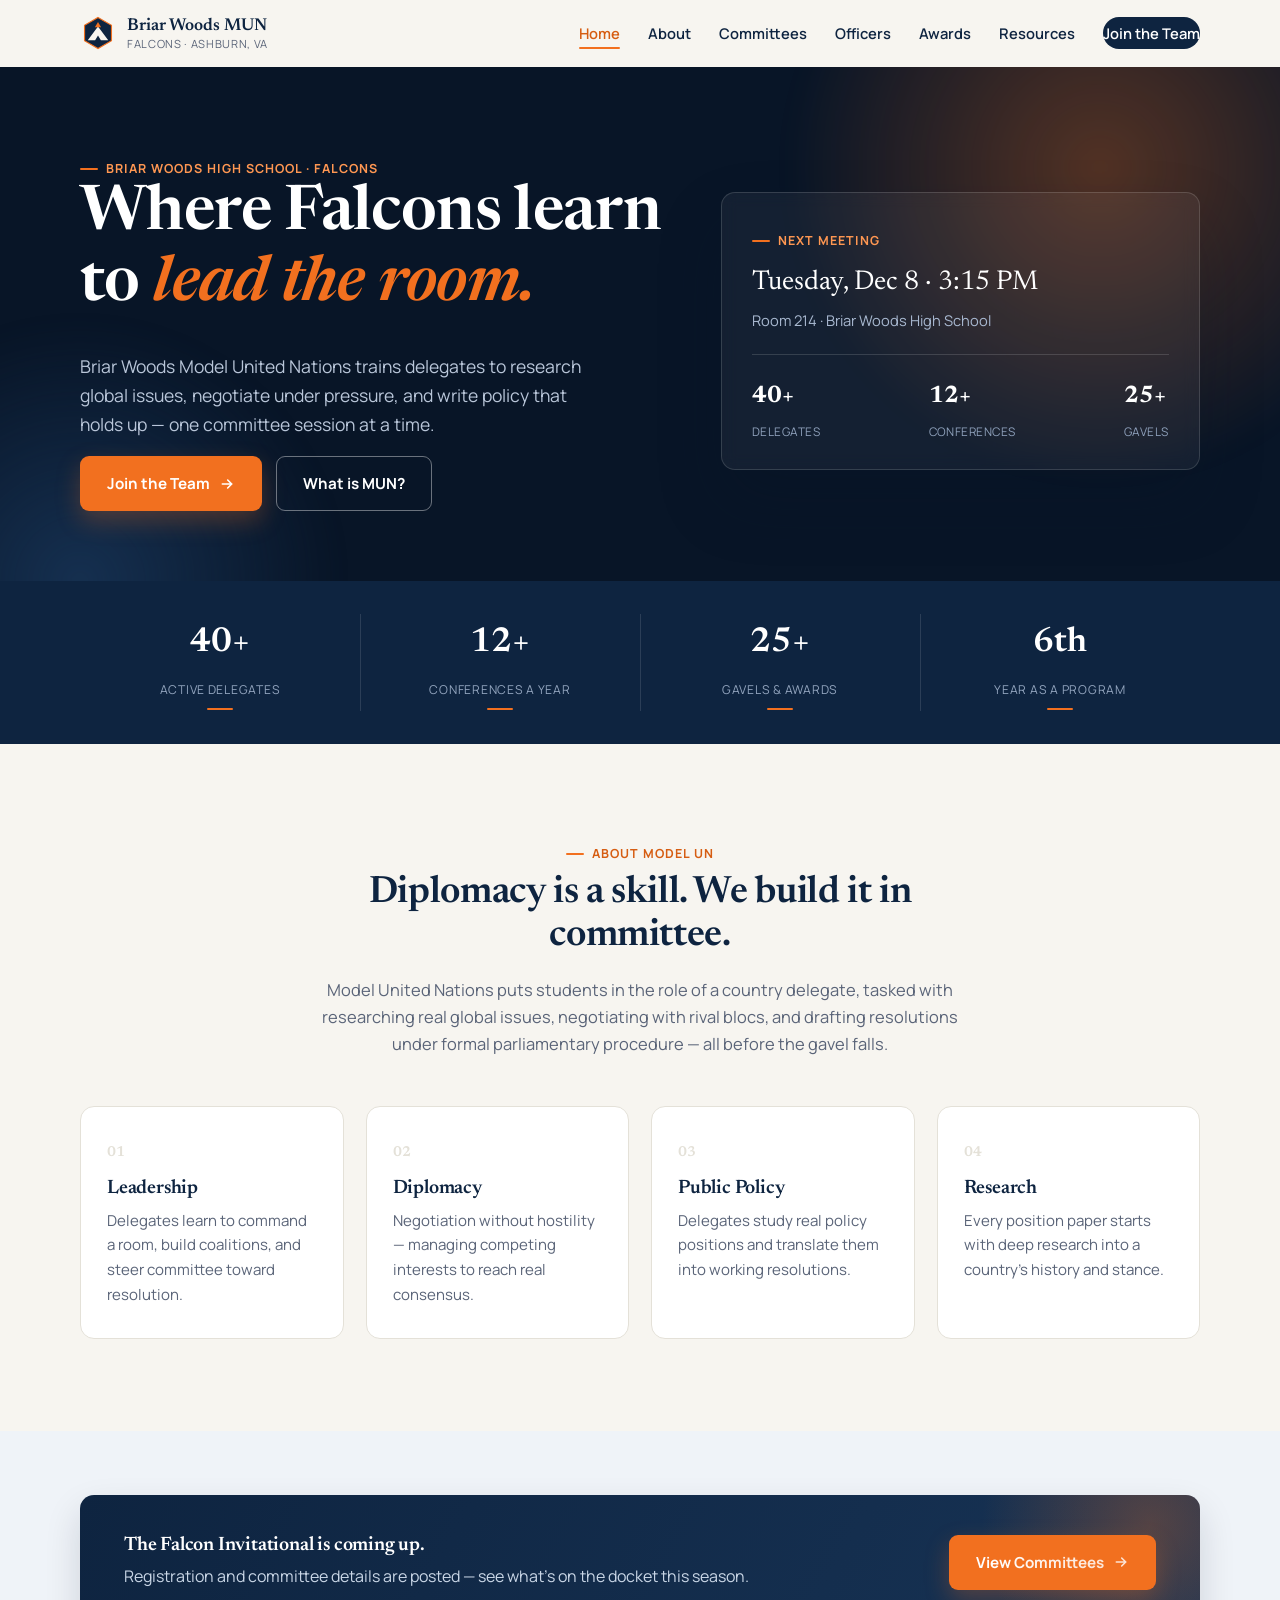
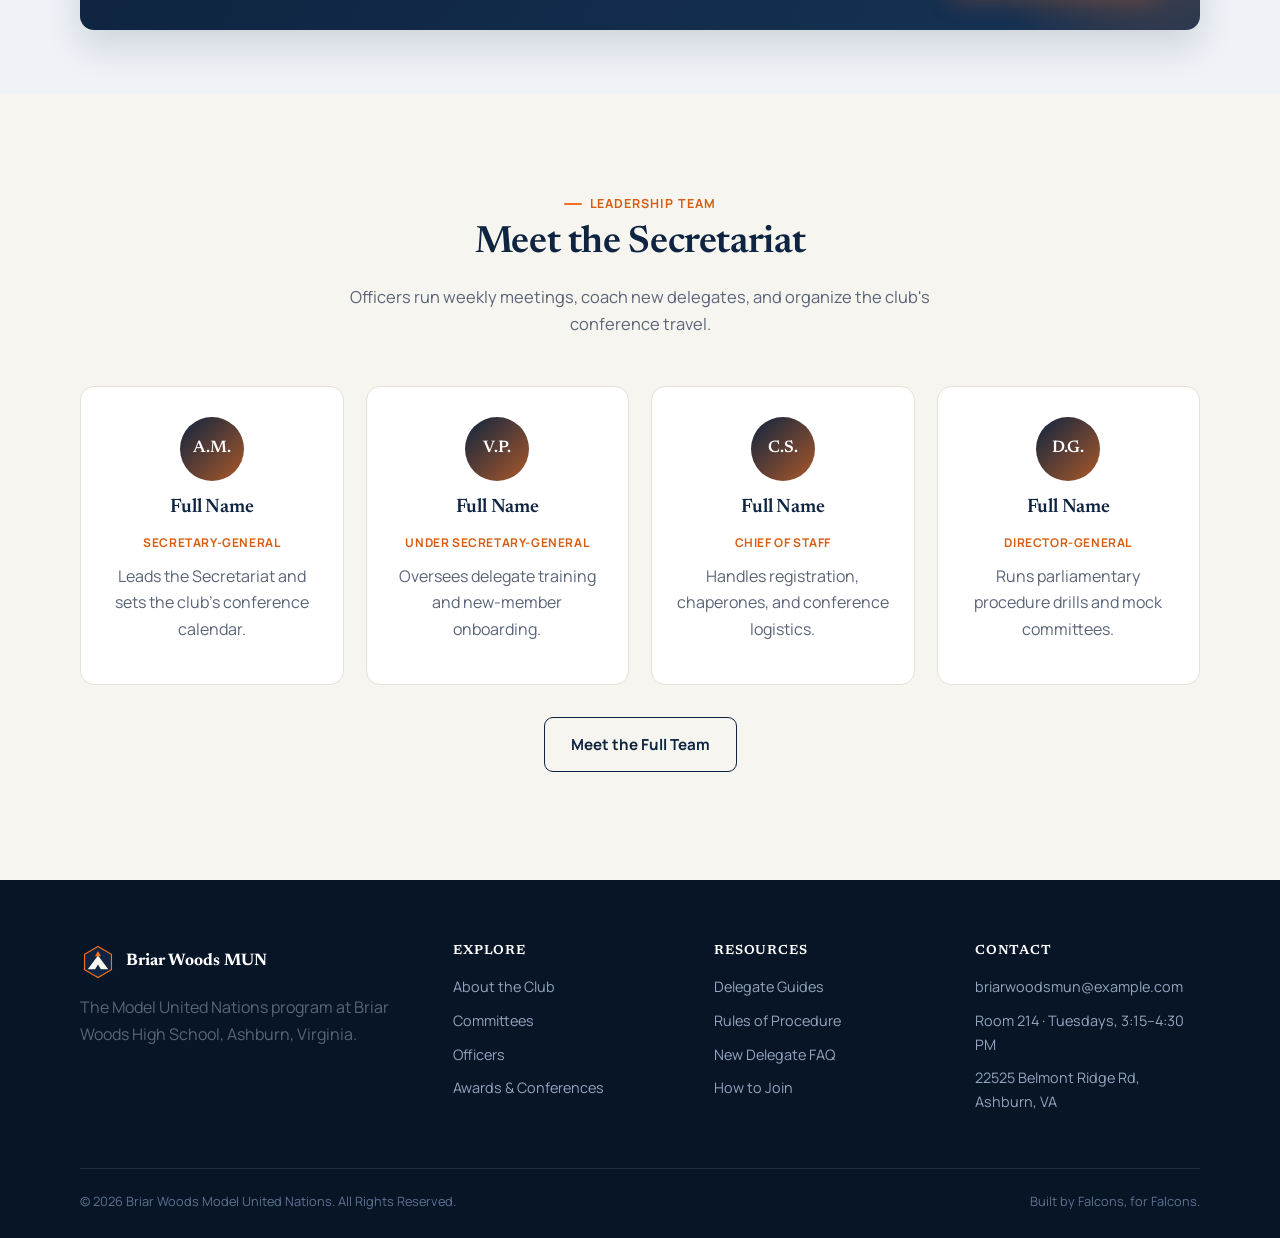
<file: index.html>
<!DOCTYPE html>
<html lang="en">
<head>
<meta charset="UTF-8">
<meta name="viewport" content="width=device-width, initial-scale=1.0">
<title>Briar Woods Model United Nations</title>
<meta name="description" content="Briar Woods High School Model United Nations — Ashburn, Virginia. Diplomacy, debate, and delegation for Falcons.">
<style>
/* =========================================================================
   BRIAR WOODS MODEL UNITED NATIONS — stylesheet
   Refined editorial design in the school's real colors (navy + orange).
   ========================================================================= */

@import url('https://fonts.googleapis.com/css2?family=Newsreader:ital,opsz,wght@0,6..72,400;0,6..72,500;0,6..72,600;0,6..72,700;1,6..72,500;1,6..72,600&family=Manrope:wght@400;500;600;700;800&display=swap');

:root{
  --navy-deep:#081527;
  --navy:#0E2440;
  --navy-mid:#173355;
  --orange:#F2701F;
  --orange-light:#FF9752;
  --orange-dark:#D65D12;
  --paper:#F7F5F0;
  --mist:#EFF3F8;
  --white:#FFFFFF;
  --ink:#12203A;
  --ink-soft:#5A6478;
  --line:#E4E1D8;
  --line-mist:#DCE3EC;
  --line-navy:rgba(255,255,255,.14);
  --shadow-sm:0 2px 12px rgba(8,21,39,.07);
  --shadow-md:0 16px 36px rgba(8,21,39,.14);
  --shadow-lg:0 32px 64px rgba(8,21,39,.24);
  --radius:14px;
  --radius-sm:9px;
  --font-serif:'Newsreader', Georgia, serif;
  --font-sans:'Manrope', system-ui, -apple-system, sans-serif;
  --ease:cubic-bezier(.22,.9,.32,1);
  --maxw:1180px;
}

*,*::before,*::after{ box-sizing:border-box; }
html{ scroll-behavior:smooth; }
body{
  margin:0; background:var(--paper); color:var(--ink); font-family:var(--font-sans);
  line-height:1.65; -webkit-font-smoothing:antialiased;
}
h1,h2,h3,h4{ font-family:var(--font-serif); color:var(--navy); margin:0 0 .48em; line-height:1.14; font-weight:600; letter-spacing:-.01em; }
h1{ font-size:clamp(2.5rem,5.2vw,3.9rem); }
h2{ font-size:clamp(1.7rem,3vw,2.35rem); }
h3{ font-size:1.22rem; }
p{ margin:0 0 1em; color:var(--ink-soft); }
a{ color:inherit; text-decoration:none; }
img{ max-width:100%; display:block; }
ul{ margin:0; padding:0; list-style:none; }
em{ font-style:italic; color:var(--orange); }

.wrap{ max-width:var(--maxw); margin:0 auto; padding:0 30px; }
.center{ text-align:center; }
.mt-8{margin-top:8px;} .mt-12{margin-top:12px;} .mt-16{margin-top:16px;}
.mt-24{margin-top:24px;} .mt-32{margin-top:32px;} .mt-48{margin-top:48px;}

.eyebrow{
  display:inline-flex; align-items:center; gap:8px;
  font-size:.78rem; font-weight:700; letter-spacing:.08em; text-transform:uppercase; color:var(--orange-dark);
}
.eyebrow::before{ content:''; width:18px; height:2px; background:var(--orange); border-radius:2px; }
.eyebrow.on-dark{ color:var(--orange-light); }

@media (prefers-reduced-motion: reduce){
  *{ animation-duration:.001ms !important; animation-iteration-count:1 !important; transition-duration:.001ms !important; scroll-behavior:auto !important; }
}

/* ============================= BUTTONS ================================= */
.btn{
  display:inline-flex; align-items:center; gap:9px; font-weight:700; font-size:.95rem;
  padding:14px 26px; border-radius:var(--radius-sm); border:1.5px solid transparent; cursor:pointer;
  transition:transform .28s var(--ease), box-shadow .28s var(--ease), background .25s var(--ease), color .25s var(--ease), border-color .25s var(--ease);
}
.btn svg{ width:16px; height:16px; transition:transform .25s var(--ease); }
.btn:hover svg{ transform:translateX(3px); }
.btn:focus-visible{ outline:2.5px solid var(--orange); outline-offset:3px; }

.btn-primary{ background:var(--orange); color:#fff; box-shadow:0 10px 24px rgba(242,112,31,.28); }
.btn-primary:hover{ background:var(--orange-dark); transform:translateY(-3px); box-shadow:0 18px 34px rgba(242,112,31,.36); }

.btn-ghost-dark{ background:transparent; border-color:rgba(255,255,255,.4); color:#fff; }
.btn-ghost-dark:hover{ background:rgba(255,255,255,.1); border-color:#fff; transform:translateY(-3px); }

.btn-ghost-light{ background:transparent; border-color:var(--navy); color:var(--navy); }
.btn-ghost-light:hover{ background:var(--navy); color:#fff; transform:translateY(-3px); }

.btn-navy{ background:var(--navy); color:#fff; box-shadow:var(--shadow-sm); }
.btn-navy:hover{ background:var(--navy-deep); transform:translateY(-3px); box-shadow:var(--shadow-md); }

/* ============================== HEADER ================================= */
.site-header{
  position:sticky; top:0; z-index:100; background:rgba(247,245,240,.86);
  backdrop-filter:blur(12px); -webkit-backdrop-filter:blur(12px);
  border-bottom:1px solid transparent; transition:border-color .3s ease, box-shadow .3s ease;
}
.site-header.is-scrolled{ border-bottom-color:var(--line); box-shadow:0 4px 20px rgba(8,21,39,.06); }
.nav{ max-width:var(--maxw); margin:0 auto; padding:15px 30px; display:flex; align-items:center; justify-content:space-between; gap:20px; }
.brand{ display:flex; align-items:center; gap:11px; }
.brand-mark{ width:36px; height:36px; flex-shrink:0; transition:transform .4s var(--ease); }
.brand:hover .brand-mark{ transform:rotate(-6deg); }
.brand-text{ display:flex; flex-direction:column; line-height:1.2; }
.brand-text strong{ font-family:var(--font-serif); font-size:1.08rem; color:var(--navy); font-weight:600; }
.brand-text span{ font-size:.7rem; letter-spacing:.06em; text-transform:uppercase; color:var(--ink-soft); }

.nav-links{ display:flex; align-items:center; gap:28px; }
.nav-links li a{ font-size:.92rem; font-weight:600; color:var(--navy); position:relative; padding:6px 0; transition:color .2s ease; }
.nav-links li a::after{ content:''; position:absolute; left:0; bottom:0; height:2px; background:var(--orange); width:0; transition:width .3s var(--ease); border-radius:2px; }
.nav-links li a:hover::after, .nav-links li a.active::after{ width:100%; }
.nav-links li a.active{ color:var(--orange-dark); }
.nav-cta{
  background:var(--navy); color:#fff !important; padding:11px 20px; border-radius:999px; font-weight:700;
  transition:background .25s ease, transform .25s ease, box-shadow .25s ease;
}
.nav-cta::after{ display:none; }
.nav-cta:hover{ background:var(--orange); transform:translateY(-2px); box-shadow:0 10px 22px rgba(242,112,31,.3); }

.nav-toggle{ display:none; background:none; border:none; font-size:1.5rem; color:var(--navy); cursor:pointer; }

@media (max-width:780px){
  .nav-toggle{ display:block; }
  .nav-links{
    position:fixed; inset:64px 0 0 0; background:var(--paper); flex-direction:column; align-items:stretch;
    padding:10px 30px 30px; transform:translateX(100%); transition:transform .4s var(--ease); overflow-y:auto;
    border-top:1px solid var(--line);
  }
  .nav-links.is-open{ transform:translateX(0); }
  .nav-links li{ border-bottom:1px solid var(--line); }
  .nav-links li a{ display:block; padding:16px 2px; }
  .nav-links li a.nav-cta{ display:block; text-align:center; margin:16px 0; }
}

/* ============================== HERO ==================================== */
.hero{ background:var(--navy-deep); color:#fff; position:relative; overflow:hidden; padding:84px 0 0; }
.hero-glow{
  position:absolute; width:640px; height:640px; border-radius:50%; top:-220px; right:-140px;
  background:radial-gradient(circle, rgba(242,112,31,.32), transparent 70%);
  filter:blur(10px); animation:pulse-glow 9s ease-in-out infinite alternate; pointer-events:none;
}
.hero-glow.two{ top:auto; bottom:-260px; left:-180px; right:auto; width:520px; height:520px;
  background:radial-gradient(circle, rgba(23,51,85,.9), transparent 70%); animation-delay:-4s; }
@keyframes pulse-glow{ 0%{ transform:scale(1); opacity:.7; } 100%{ transform:scale(1.15); opacity:1; } }

.hero-grid{ display:grid; grid-template-columns:1.1fr .9fr; gap:56px; align-items:center; position:relative; padding-bottom:70px; }
.hero-copy{ opacity:0; transform:translateY(16px); animation:rise .8s var(--ease) forwards; }
.hero-copy.d1{ animation-delay:.05s; } .hero-copy.d2{ animation-delay:.16s; }
.hero-copy.d3{ animation-delay:.27s; } .hero-copy.d4{ animation-delay:.38s; }
@keyframes rise{ to{ opacity:1; transform:translateY(0); } }

.hero h1{ color:#fff; }
.hero-sub{ color:#B9C6D9; font-size:1.1rem; max-width:48ch; }
.hero-actions{ display:flex; gap:14px; margin-top:8px; flex-wrap:wrap; }

.meeting-card{
  background:rgba(255,255,255,.05); border:1px solid rgba(255,255,255,.14); border-radius:var(--radius);
  padding:30px 30px 26px; backdrop-filter:blur(8px); box-shadow:var(--shadow-lg);
  opacity:0; transform:translateY(16px) scale(.98); animation:rise-card .9s var(--ease) forwards .3s;
}
@keyframes rise-card{ to{ opacity:1; transform:translateY(0) scale(1); } }
.meeting-card .eyebrow{ color:var(--orange-light); }
.meeting-when{ font-family:var(--font-serif); font-size:1.7rem; color:#fff; margin:10px 0 2px; }
.meeting-where{ color:#A9B9D1; font-size:.92rem; }
.meeting-divider{ height:1px; background:rgba(255,255,255,.14); margin:22px 0; }
.meeting-stats{ display:flex; justify-content:space-between; gap:10px; }
.meeting-stats div{ text-align:left; }
.meeting-stats strong{ display:block; font-family:var(--font-serif); font-size:1.5rem; color:#fff; }
.meeting-stats span{ font-size:.74rem; color:#8FA1BC; text-transform:uppercase; letter-spacing:.04em; }

/* ---------- stat strip ---------- */
.stat-strip{ background:var(--navy); }
.stat-row{ display:grid; grid-template-columns:repeat(4,1fr); }
.stat-cell{ padding:34px 22px; text-align:center; position:relative; }
.stat-cell + .stat-cell::before{ content:''; position:absolute; left:0; top:20%; bottom:20%; width:1px; background:rgba(255,255,255,.12); }
.stat-num{ font-family:var(--font-serif); font-size:2.15rem; color:#fff; font-weight:600; }
.stat-label{
  display:block; margin-top:8px; font-size:.76rem; color:#93A5BE; text-transform:uppercase; letter-spacing:.06em;
  position:relative; padding-bottom:10px;
}
.stat-label::after{
  content:''; position:absolute; bottom:0; left:50%; transform:translateX(-50%); width:0; height:2px; background:var(--orange);
  transition:width .5s var(--ease) .1s; border-radius:2px;
}
.stat-cell.in-view .stat-label::after{ width:26px; }

/* ============================== SECTIONS ================================ */
.section{ padding:92px 0; }
.section.tight{ padding:64px 0; }
.section.on-navy{ background:var(--navy); color:#fff; }
.section.on-mist{ background:var(--mist); }
.section-head{ max-width:640px; }
.section-head.center{ margin-left:auto; margin-right:auto; text-align:center; }
.section-head p{ font-size:1.03rem; }

.page-hero{ background:var(--navy-deep); color:#fff; padding:60px 0 52px; position:relative; overflow:hidden; }
.breadcrumb{ font-size:.85rem; color:#93A5BE; margin-bottom:14px; }
.breadcrumb a{ color:#93A5BE; transition:color .2s ease; } .breadcrumb a:hover{ color:#fff; }
.breadcrumb .sep{ margin:0 8px; } .breadcrumb .current{ color:var(--orange-light); }
.page-hero h1{ color:#fff; }
.page-hero p{ color:#B9C6D9; max-width:62ch; margin-top:12px; font-size:1.05rem; }

/* ============================= PILLAR CARDS ============================= */
.pillar-grid{ display:grid; grid-template-columns:repeat(4,1fr); gap:22px; }
.pillar{
  background:var(--white); border:1px solid var(--line); border-radius:var(--radius);
  padding:30px 26px; position:relative; overflow:hidden; transition:transform .35s var(--ease), box-shadow .35s var(--ease), border-color .35s ease;
}
.pillar::before{ content:''; position:absolute; left:0; top:0; bottom:0; width:3px; background:var(--orange); transform:scaleY(0); transform-origin:top; transition:transform .4s var(--ease); }
.pillar:hover{ transform:translateY(-8px); box-shadow:var(--shadow-md); border-color:transparent; }
.pillar:hover::before{ transform:scaleY(1); }
.pillar-num{ font-family:var(--font-serif); font-size:.9rem; color:var(--line); font-weight:600; }
.pillar h3{ margin:14px 0 8px; }
.pillar p{ font-size:.94rem; margin:0; }

/* ============================== CTA BANNER =============================== */
.cta-banner{
  background:linear-gradient(120deg, var(--navy) 0%, var(--navy-mid) 100%);
  border-radius:var(--radius); padding:40px 44px; color:#fff; position:relative; overflow:hidden;
  display:flex; align-items:center; justify-content:space-between; gap:26px; flex-wrap:wrap; box-shadow:var(--shadow-md);
}
.cta-banner::after{
  content:''; position:absolute; width:340px; height:340px; border-radius:50%; right:-120px; top:-140px;
  background:radial-gradient(circle, rgba(242,112,31,.28), transparent 70%);
}
.cta-banner h3{ color:#fff; margin-bottom:6px; position:relative; }
.cta-banner p{ color:#c9d6e6; margin:0; position:relative; }
.cta-banner .btn{ position:relative; }

/* ============================== OFFICER CARDS ============================= */
.officer-grid{ display:grid; grid-template-columns:repeat(4,1fr); gap:22px; }
.officer-card{
  background:var(--white); border:1px solid var(--line); border-radius:var(--radius); text-align:center;
  padding:30px 22px 26px; transition:transform .35s var(--ease), box-shadow .35s var(--ease);
}
.officer-card:hover{ transform:translateY(-8px); box-shadow:var(--shadow-md); }
.officer-card.on-navy{ background:var(--navy-mid); border-color:var(--line-navy); }
.avatar{
  width:64px; height:64px; margin:0 auto 16px; border-radius:50%; display:flex; align-items:center; justify-content:center;
  font-family:var(--font-serif); font-weight:600; font-size:1.05rem; color:#fff;
  background:linear-gradient(135deg, var(--navy) 0%, var(--orange) 145%);
  transition:transform .35s var(--ease);
}
.officer-card:hover .avatar{ transform:scale(1.08) rotate(-4deg); }
.officer-role{
  display:inline-block; font-size:.75rem; font-weight:700; color:var(--orange-dark); text-transform:uppercase;
  letter-spacing:.05em; margin:5px 0 10px;
}
.officer-card.on-navy .officer-role{ color:var(--orange-light); }
.officer-card.on-navy h3{ color:#fff; }
.officer-card.on-navy p{ color:#c3d0e2; }

/* ============================== COMMITTEES ================================ */
.committee-grid{ display:grid; grid-template-columns:repeat(3,1fr); gap:20px; }
.committee-card{
  background:var(--white); border:1px solid var(--line); border-radius:var(--radius); padding:24px 24px 22px;
  transition:transform .3s var(--ease), box-shadow .3s var(--ease);
}
.committee-card:hover{ transform:translateY(-6px); box-shadow:var(--shadow-md); }
.committee-head{ display:flex; justify-content:space-between; align-items:flex-start; gap:10px; margin-bottom:12px; }
.committee-abbr{ display:block; font-family:var(--font-serif); font-weight:700; color:var(--orange-dark); font-size:.86rem; letter-spacing:.03em; }
.committee-head h3{ margin:2px 0 0; font-size:1.06rem; }
.level{ flex-shrink:0; font-size:.68rem; font-weight:700; text-transform:uppercase; letter-spacing:.03em; padding:5px 11px; border-radius:999px; white-space:nowrap; }
.level.beg{ background:#E6F5EC; color:#1C7A41; }
.level.int{ background:#FFF1E0; color:#B3620A; }
.level.adv{ background:#FDE7E7; color:#C0392B; }
.committee-card p{ font-size:.9rem; margin:0; }

/* ============================== TIMELINE ================================== */
.timeline{ position:relative; padding-left:32px; }
.timeline::before{ content:''; position:absolute; left:5px; top:6px; bottom:6px; width:2px; background:var(--line); }
.tl-item{ position:relative; padding-bottom:36px; }
.tl-item:last-child{ padding-bottom:0; }
.tl-item::before{ content:''; position:absolute; left:-32px; top:3px; width:12px; height:12px; border-radius:50%; background:var(--orange); border:3px solid var(--paper); box-shadow:0 0 0 1.5px var(--orange); }
.tl-year{ font-size:.78rem; font-weight:700; text-transform:uppercase; letter-spacing:.06em; color:var(--orange-dark); }
.tl-item h3{ margin:6px 0 6px; }
.tl-item ul{ margin-top:10px; display:flex; flex-direction:column; gap:5px; }
.tl-item li{ font-size:.9rem; color:var(--ink-soft); padding-left:16px; position:relative; }
.tl-item li::before{ content:'\2013'; position:absolute; left:0; color:var(--orange); }

/* ============================== AWARD ROWS ================================= */
.award-row{
  display:flex; align-items:center; gap:16px; padding:18px 20px; border:1px solid var(--line); border-radius:var(--radius-sm);
  background:var(--white); transition:transform .25s var(--ease), box-shadow .25s var(--ease), border-color .25s ease;
}
.award-row:hover{ transform:translateX(4px); box-shadow:var(--shadow-sm); border-color:transparent; }
.award-icon{
  flex-shrink:0; width:42px; height:42px; border-radius:50%; display:flex; align-items:center; justify-content:center;
  background:#FFF1E0; color:var(--orange-dark);
}
.award-icon svg{ width:20px; height:20px; }
.award-row h4{ font-family:var(--font-serif); color:var(--navy); font-size:1.02rem; margin:0 0 2px; font-weight:600; }
.award-row p{ margin:0; font-size:.88rem; }

/* ============================== RESOURCES ================================= */
.resource-row{
  display:flex; justify-content:space-between; align-items:center; gap:20px; padding:22px 0; border-top:1px solid var(--line);
}
.resource-row:last-child{ border-bottom:1px solid var(--line); }
.resource-tags{ display:flex; gap:8px; margin-bottom:8px; }
.resource-tag{
  font-size:.68rem; font-weight:700; text-transform:uppercase; letter-spacing:.04em; color:var(--orange-dark);
  background:#FFF1E0; padding:4px 10px; border-radius:999px;
}
.resource-row h4{ font-family:var(--font-serif); color:var(--navy); font-size:1.04rem; margin:0 0 4px; font-weight:600; }
.resource-row p{ margin:0; font-size:.9rem; }

.glossary{ display:grid; grid-template-columns:repeat(2,1fr); gap:20px; }
.gloss-item{ background:var(--navy-mid); border-radius:var(--radius-sm); padding:24px 26px; transition:transform .3s var(--ease); }
.gloss-item:hover{ transform:translateY(-4px); }
.gloss-term{ font-size:.7rem; letter-spacing:.06em; text-transform:uppercase; color:var(--orange-light); font-weight:700; }
.gloss-item h3{ color:#fff; margin:8px 0 6px; font-size:1.05rem; }
.gloss-item p{ color:#c3d0e2; font-size:.88rem; margin:0; }

/* Accordion */
.accordion{ border-top:1px solid var(--line); }
.accordion-item{ border-bottom:1px solid var(--line); }
.accordion-btn{
  width:100%; background:none; border:none; text-align:left; cursor:pointer; display:flex; justify-content:space-between;
  align-items:center; gap:20px; padding:20px 2px; font-family:var(--font-serif); font-size:1.05rem; color:var(--navy);
  transition:color .2s ease;
}
.accordion-btn:hover{ color:var(--orange-dark); }
.accordion-btn .plus{ font-size:1.3rem; color:var(--orange); flex-shrink:0; transition:transform .35s var(--ease); font-family:var(--font-sans); }
.accordion-item.is-open .plus{ transform:rotate(45deg); }
.accordion-panel{ max-height:0; overflow:hidden; transition:max-height .4s var(--ease); }
.accordion-panel-inner{ padding:0 2px 22px; font-size:.96rem; color:var(--ink-soft); max-width:70ch; }

/* ============================== FORM / JOIN =============================== */
.info-strip{ display:grid; grid-template-columns:repeat(3,1fr); gap:22px; }
.info-card{
  background:var(--white); border:1px solid var(--line); border-radius:var(--radius); padding:28px 26px;
  transition:transform .3s var(--ease), box-shadow .3s var(--ease);
}
.info-card:hover{ transform:translateY(-6px); box-shadow:var(--shadow-md); }

form{ display:grid; gap:20px; }
.form-grid{ display:grid; grid-template-columns:1fr 1fr; gap:20px; }
.field.full{ grid-column:1 / -1; }
.field label{ display:block; font-size:.82rem; font-weight:700; color:var(--navy); margin-bottom:7px; }
.field.on-dark label{ color:#B9C6D9; }
.field input, .field select, .field textarea{
  width:100%; font-family:var(--font-sans); font-size:.96rem; color:var(--ink); padding:12px 14px;
  border-radius:var(--radius-sm); border:1.5px solid var(--line); background:var(--white);
  transition:border-color .2s ease, box-shadow .2s ease;
}
.field.on-dark input, .field.on-dark select, .field.on-dark textarea{
  background:rgba(255,255,255,.06); border-color:rgba(255,255,255,.22); color:#fff;
}
.field select option{ color:#000; }
.field input:focus, .field select:focus, .field textarea:focus{ outline:none; border-color:var(--orange); box-shadow:0 0 0 4px rgba(242,112,31,.15); }
.field textarea{ resize:vertical; min-height:110px; }

.form-success{
  display:none; align-items:center; gap:12px; background:rgba(46,164,101,.14); border:1px solid rgba(46,164,101,.4);
  color:#bdeccf; padding:14px 18px; border-radius:var(--radius-sm); font-size:.92rem;
}
.form-success.is-visible{ display:flex; animation:rise .5s var(--ease); }
.form-success svg{ width:20px; height:20px; color:#4ADE80; flex-shrink:0; }

/* ============================== FOOTER ===================================== */
.site-footer{ background:var(--navy-deep); color:#93A5BE; padding:64px 0 26px; }
.footer-grid{ display:grid; grid-template-columns:1.5fr 1fr 1fr 1fr; gap:36px; }
.footer-brand{ display:flex; align-items:center; gap:10px; margin-bottom:14px; }
.footer-brand strong{ font-family:var(--font-serif); color:#fff; font-size:1.05rem; }
.site-footer h4{ color:#fff; font-size:.82rem; text-transform:uppercase; letter-spacing:.06em; margin-bottom:16px; }
.site-footer ul li{ margin-bottom:10px; font-size:.9rem; }
.site-footer ul li a{ color:#93A5BE; transition:color .2s ease; } .site-footer ul li a:hover{ color:var(--orange-light); }
.footer-bottom{
  border-top:1px solid rgba(255,255,255,.1); margin-top:44px; padding-top:22px; display:flex;
  justify-content:space-between; flex-wrap:wrap; gap:8px; font-size:.8rem; color:#5E7290;
}

/* ============================== REVEAL ====================================== */
.reveal{ opacity:0; transform:translateY(20px); transition:opacity .7s var(--ease), transform .7s var(--ease); }
.reveal.in-view{ opacity:1; transform:translateY(0); }

/* ============================== RESPONSIVE =================================== */
@media (max-width:980px){
  .hero-grid{ grid-template-columns:1fr; }
  .pillar-grid, .officer-grid{ grid-template-columns:repeat(2,1fr); }
  .committee-grid{ grid-template-columns:repeat(2,1fr); }
  .stat-row{ grid-template-columns:repeat(2,1fr); row-gap:24px; }
  .stat-cell:nth-child(3)::before{ display:none; }
  .footer-grid{ grid-template-columns:1fr 1fr; }
  .glossary{ grid-template-columns:1fr; }
  .info-strip{ grid-template-columns:1fr; }
}
@media (max-width:680px){
  .pillar-grid, .officer-grid, .committee-grid{ grid-template-columns:1fr; }
  .form-grid{ grid-template-columns:1fr; }
  .cta-banner{ flex-direction:column; align-items:flex-start; }
  .footer-grid{ grid-template-columns:1fr; }
  .stat-row{ grid-template-columns:1fr 1fr; }
}

</style>
</head>
<body>
<header class="site-header">
<nav class="nav">
<a href="index.html" class="brand">
<svg class="brand-mark" viewBox="0 0 44 44" xmlns="http://www.w3.org/2000/svg" role="img" aria-label="Briar Woods MUN emblem">
<polygon points="22,3 38.45,12.5 38.45,31.5 22,41 5.55,31.5 5.55,12.5" fill="#0E2440" stroke="#F2701F" stroke-width="1.4"/>
<path d="M22 14 L34.5 31 L25.5 31 L22 25 L18.5 31 L9.5 31 Z" fill="#F7F5F0"/>
<path d="M22 8.5 L25.8 15 L18.2 15 Z" fill="#F2701F"/>
</svg>
<span class="brand-text"><strong>Briar Woods MUN</strong><span>Falcons &middot; Ashburn, VA</span></span>
</a>
<button class="nav-toggle" aria-label="Toggle navigation" aria-expanded="false">&#9776;</button>
<ul class="nav-links">
<li><a href="index.html">Home</a></li>
<li><a href="about.html">About</a></li>
<li><a href="committees.html">Committees</a></li>
<li><a href="officers.html">Officers</a></li>
<li><a href="awards.html">Awards</a></li>
<li><a href="resources.html">Resources</a></li>
<li><a href="join.html" class="nav-cta">Join the Team</a></li>
</ul>
</nav>
</header>

<section class="hero">
<div class="hero-glow"></div>
<div class="hero-glow two"></div>
<div class="wrap hero-grid">
<div>
<span class="eyebrow on-dark hero-copy d1">Briar Woods High School &middot; Falcons</span>
<h1 class="hero-copy d2">Where Falcons learn to <em>lead the room.</em></h1>
<p class="hero-sub hero-copy d3">Briar Woods Model United Nations trains delegates to research global issues, negotiate under pressure, and write policy that holds up &mdash; one committee session at a time.</p>
<div class="hero-actions hero-copy d4">
<a href="join.html" class="btn btn-primary">Join the Team <svg viewBox="0 0 24 24" fill="none" stroke="currentColor" stroke-width="2.4" stroke-linecap="round"><path d="M5 12h14M13 6l6 6-6 6"/></svg></a>
<a href="about.html" class="btn btn-ghost-dark">What is MUN?</a>
</div>
</div>
<div class="meeting-card">
<span class="eyebrow">Next Meeting</span>
<div class="meeting-when" id="next-meeting">Loading&hellip;</div>
<div class="meeting-where">Room 214 &middot; Briar Woods High School</div>
<div class="meeting-divider"></div>
<div class="meeting-stats">
<div><strong>40+</strong><span>Delegates</span></div>
<div><strong>12+</strong><span>Conferences</span></div>
<div><strong>25+</strong><span>Gavels</span></div>
</div>
</div>
</div>
</section>

<div class="stat-strip">
<div class="wrap">
<div class="stat-row">
<div class="stat-cell"><span class="stat-num" data-count="40" data-suffix="+">0</span><span class="stat-label">Active Delegates</span></div>
<div class="stat-cell"><span class="stat-num" data-count="12" data-suffix="+">0</span><span class="stat-label">Conferences a Year</span></div>
<div class="stat-cell"><span class="stat-num" data-count="25" data-suffix="+">0</span><span class="stat-label">Gavels &amp; Awards</span></div>
<div class="stat-cell"><span class="stat-num" data-count="6" data-suffix="th">0</span><span class="stat-label">Year as a Program</span></div>
</div>
</div>
</div>

<section class="section">
<div class="wrap">
<div class="section-head center">
<span class="eyebrow">About Model UN</span>
<h2 class="mt-8">Diplomacy is a skill. We build it in committee.</h2>
<p class="mt-16">Model United Nations puts students in the role of a country delegate, tasked with researching real global issues, negotiating with rival blocs, and drafting resolutions under formal parliamentary procedure &mdash; all before the gavel falls.</p>
</div>
<div class="pillar-grid mt-48">
<div class="pillar">
<span class="pillar-num">01</span>
<h3>Leadership</h3>
<p>Delegates learn to command a room, build coalitions, and steer committee toward resolution.</p>
</div>
<div class="pillar">
<span class="pillar-num">02</span>
<h3>Diplomacy</h3>
<p>Negotiation without hostility &mdash; managing competing interests to reach real consensus.</p>
</div>
<div class="pillar">
<span class="pillar-num">03</span>
<h3>Public Policy</h3>
<p>Delegates study real policy positions and translate them into working resolutions.</p>
</div>
<div class="pillar">
<span class="pillar-num">04</span>
<h3>Research</h3>
<p>Every position paper starts with deep research into a country's history and stance.</p>
</div>
</div>
</div>
</section>

<section class="section tight on-mist">
<div class="wrap">
<div class="cta-banner">
<div>
<h3>The Falcon Invitational is coming up.</h3>
<p>Registration and committee details are posted &mdash; see what's on the docket this season.</p>
</div>
<a href="committees.html" class="btn btn-primary">View Committees <svg viewBox="0 0 24 24" fill="none" stroke="currentColor" stroke-width="2.4" stroke-linecap="round"><path d="M5 12h14M13 6l6 6-6 6"/></svg></a>
</div>
</div>
</section>

<section class="section">
<div class="wrap">
<div class="section-head center">
<span class="eyebrow">Leadership Team</span>
<h2 class="mt-8">Meet the Secretariat</h2>
<p class="mt-16">Officers run weekly meetings, coach new delegates, and organize the club's conference travel.</p>
</div>
<div class="officer-grid mt-48">
<div class="officer-card">
<div class="avatar">A.M.</div>
<h3>Full Name</h3>
<span class="officer-role">Secretary-General</span>
<p>Leads the Secretariat and sets the club's conference calendar.</p>
</div>
<div class="officer-card">
<div class="avatar">V.P.</div>
<h3>Full Name</h3>
<span class="officer-role">Under Secretary-General</span>
<p>Oversees delegate training and new-member onboarding.</p>
</div>
<div class="officer-card">
<div class="avatar">C.S.</div>
<h3>Full Name</h3>
<span class="officer-role">Chief of Staff</span>
<p>Handles registration, chaperones, and conference logistics.</p>
</div>
<div class="officer-card">
<div class="avatar">D.G.</div>
<h3>Full Name</h3>
<span class="officer-role">Director-General</span>
<p>Runs parliamentary procedure drills and mock committees.</p>
</div>
</div>
<p class="center mt-32"><a href="officers.html" class="btn btn-ghost-light">Meet the Full Team</a></p>
</div>
</section>

<footer class="site-footer">
<div class="wrap">
<div class="footer-grid">
<div>
<div class="footer-brand">
<svg class="brand-mark" width="34" height="34" viewBox="0 0 44 44" xmlns="http://www.w3.org/2000/svg">
<polygon points="22,3 38.45,12.5 38.45,31.5 22,41 5.55,31.5 5.55,12.5" fill="#0E2440" stroke="#F2701F" stroke-width="1.4"/>
<path d="M22 14 L34.5 31 L25.5 31 L22 25 L18.5 31 L9.5 31 Z" fill="#F7F5F0"/>
<path d="M22 8.5 L25.8 15 L18.2 15 Z" fill="#F2701F"/>
</svg>
<strong>Briar Woods MUN</strong>
</div>
<p>The Model United Nations program at Briar Woods High School, Ashburn, Virginia.</p>
</div>
<div>
<h4>Explore</h4>
<ul>
<li><a href="about.html">About the Club</a></li>
<li><a href="committees.html">Committees</a></li>
<li><a href="officers.html">Officers</a></li>
<li><a href="awards.html">Awards &amp; Conferences</a></li>
</ul>
</div>
<div>
<h4>Resources</h4>
<ul>
<li><a href="resources.html">Delegate Guides</a></li>
<li><a href="resources.html#procedure">Rules of Procedure</a></li>
<li><a href="resources.html#faq">New Delegate FAQ</a></li>
<li><a href="join.html">How to Join</a></li>
</ul>
</div>
<div>
<h4>Contact</h4>
<ul>
<li>briarwoodsmun@example.com</li>
<li>Room 214 &middot; Tuesdays, 3:15&ndash;4:30 PM</li>
<li>22525 Belmont Ridge Rd, Ashburn, VA</li>
</ul>
</div>
</div>
<div class="footer-bottom">
<span>&copy; 2026 Briar Woods Model United Nations. All Rights Reserved.</span>
<span>Built by Falcons, for Falcons.</span>
</div>
</div>
</footer>
<script>
/* =========================================================================
   BRIAR WOODS MODEL UNITED NATIONS — site script
   ========================================================================= */
document.addEventListener('DOMContentLoaded', () => {

  /* ---- sticky header shadow ---- */
  const header = document.querySelector('.site-header');
  if (header) {
    const onScroll = () => header.classList.toggle('is-scrolled', window.scrollY > 10);
    onScroll();
    window.addEventListener('scroll', onScroll, { passive:true });
  }

  /* ---- mobile nav ---- */
  const navToggle = document.querySelector('.nav-toggle');
  const navLinks = document.querySelector('.nav-links');
  if (navToggle && navLinks) {
    navToggle.addEventListener('click', () => {
      const open = navLinks.classList.toggle('is-open');
      navToggle.setAttribute('aria-expanded', String(open));
      navToggle.innerHTML = open ? '&times;' : '&#9776;';
    });
    navLinks.querySelectorAll('a').forEach(a => a.addEventListener('click', () => {
      navLinks.classList.remove('is-open');
      navToggle.setAttribute('aria-expanded','false');
      navToggle.innerHTML = '&#9776;';
    }));
  }

  /* ---- active nav link ---- */
  const current = (location.pathname.split('/').pop() || 'index.html');
  document.querySelectorAll('.nav-links a').forEach(a => {
    if (a.getAttribute('href') === current) a.classList.add('active');
  });

  /* ---- live "next meeting" calculator (meets Tuesdays, 3:15 PM) ---- */
  const meetingEl = document.getElementById('next-meeting');
  if (meetingEl) {
    const now = new Date();
    const target = new Date(now);
    target.setHours(15, 15, 0, 0);
    const MEETING_DAY = 2; // Tuesday
    let daysUntil = (MEETING_DAY - now.getDay() + 7) % 7;
    if (daysUntil === 0 && now > target) daysUntil = 7;
    target.setDate(now.getDate() + daysUntil);
    const label = daysUntil === 0 ? 'Today' : target.toLocaleDateString('en-US', { weekday:'long', month:'short', day:'numeric' });
    meetingEl.textContent = `${label} \u00b7 3:15 PM`;
  }

  /* ---- animated counters ---- */
  const counters = document.querySelectorAll('[data-count]');
  if (counters.length && 'IntersectionObserver' in window) {
    const run = (el) => {
      const target = parseInt(el.getAttribute('data-count'), 10) || 0;
      const suffix = el.getAttribute('data-suffix') || '';
      const dur = 1300, start = performance.now();
      const step = (now) => {
        const p = Math.min((now - start) / dur, 1);
        const eased = 1 - Math.pow(1 - p, 3);
        el.textContent = Math.round(eased * target) + suffix;
        if (p < 1) requestAnimationFrame(step);
      };
      requestAnimationFrame(step);
    };
    const obs = new IntersectionObserver((entries) => {
      entries.forEach(e => {
        if (e.isIntersecting) {
          run(e.target);
          e.target.closest('.stat-cell')?.classList.add('in-view');
          obs.unobserve(e.target);
        }
      });
    }, { threshold:.5 });
    counters.forEach(c => obs.observe(c));
  }

  /* ---- scroll reveal ---- */
  const revealSel = '.pillar, .officer-card, .committee-card, .tl-item, .award-row, .info-card, .gloss-item, .resource-row, .cta-banner, .section-head';
  const revealEls = document.querySelectorAll(revealSel);
  if (revealEls.length && 'IntersectionObserver' in window) {
    revealEls.forEach(el => el.classList.add('reveal'));
    const ro = new IntersectionObserver((entries) => {
      entries.forEach((entry, i) => {
        if (entry.isIntersecting) {
          setTimeout(() => entry.target.classList.add('in-view'), (i % 5) * 80);
          ro.unobserve(entry.target);
        }
      });
    }, { threshold:.12 });
    revealEls.forEach(el => ro.observe(el));
  }

  /* ---- accordion ---- */
  document.querySelectorAll('.accordion-item').forEach(item => {
    const btn = item.querySelector('.accordion-btn');
    const panel = item.querySelector('.accordion-panel');
    if (!btn || !panel) return;
    btn.addEventListener('click', () => {
      const isOpen = item.classList.contains('is-open');
      document.querySelectorAll('.accordion-item.is-open').forEach(other => {
        if (other !== item) {
          other.classList.remove('is-open');
          other.querySelector('.accordion-panel').style.maxHeight = null;
        }
      });
      item.classList.toggle('is-open', !isOpen);
      panel.style.maxHeight = !isOpen ? panel.scrollHeight + 'px' : null;
    });
  });

  /* ---- join form ---- */
  const form = document.getElementById('join-form');
  if (form) {
    form.addEventListener('submit', (e) => {
      e.preventDefault();
      const success = document.getElementById('form-success');
      if (success) success.classList.add('is-visible');
      form.reset();
    });
  }

});

</script>
</body>
</html>
</file>
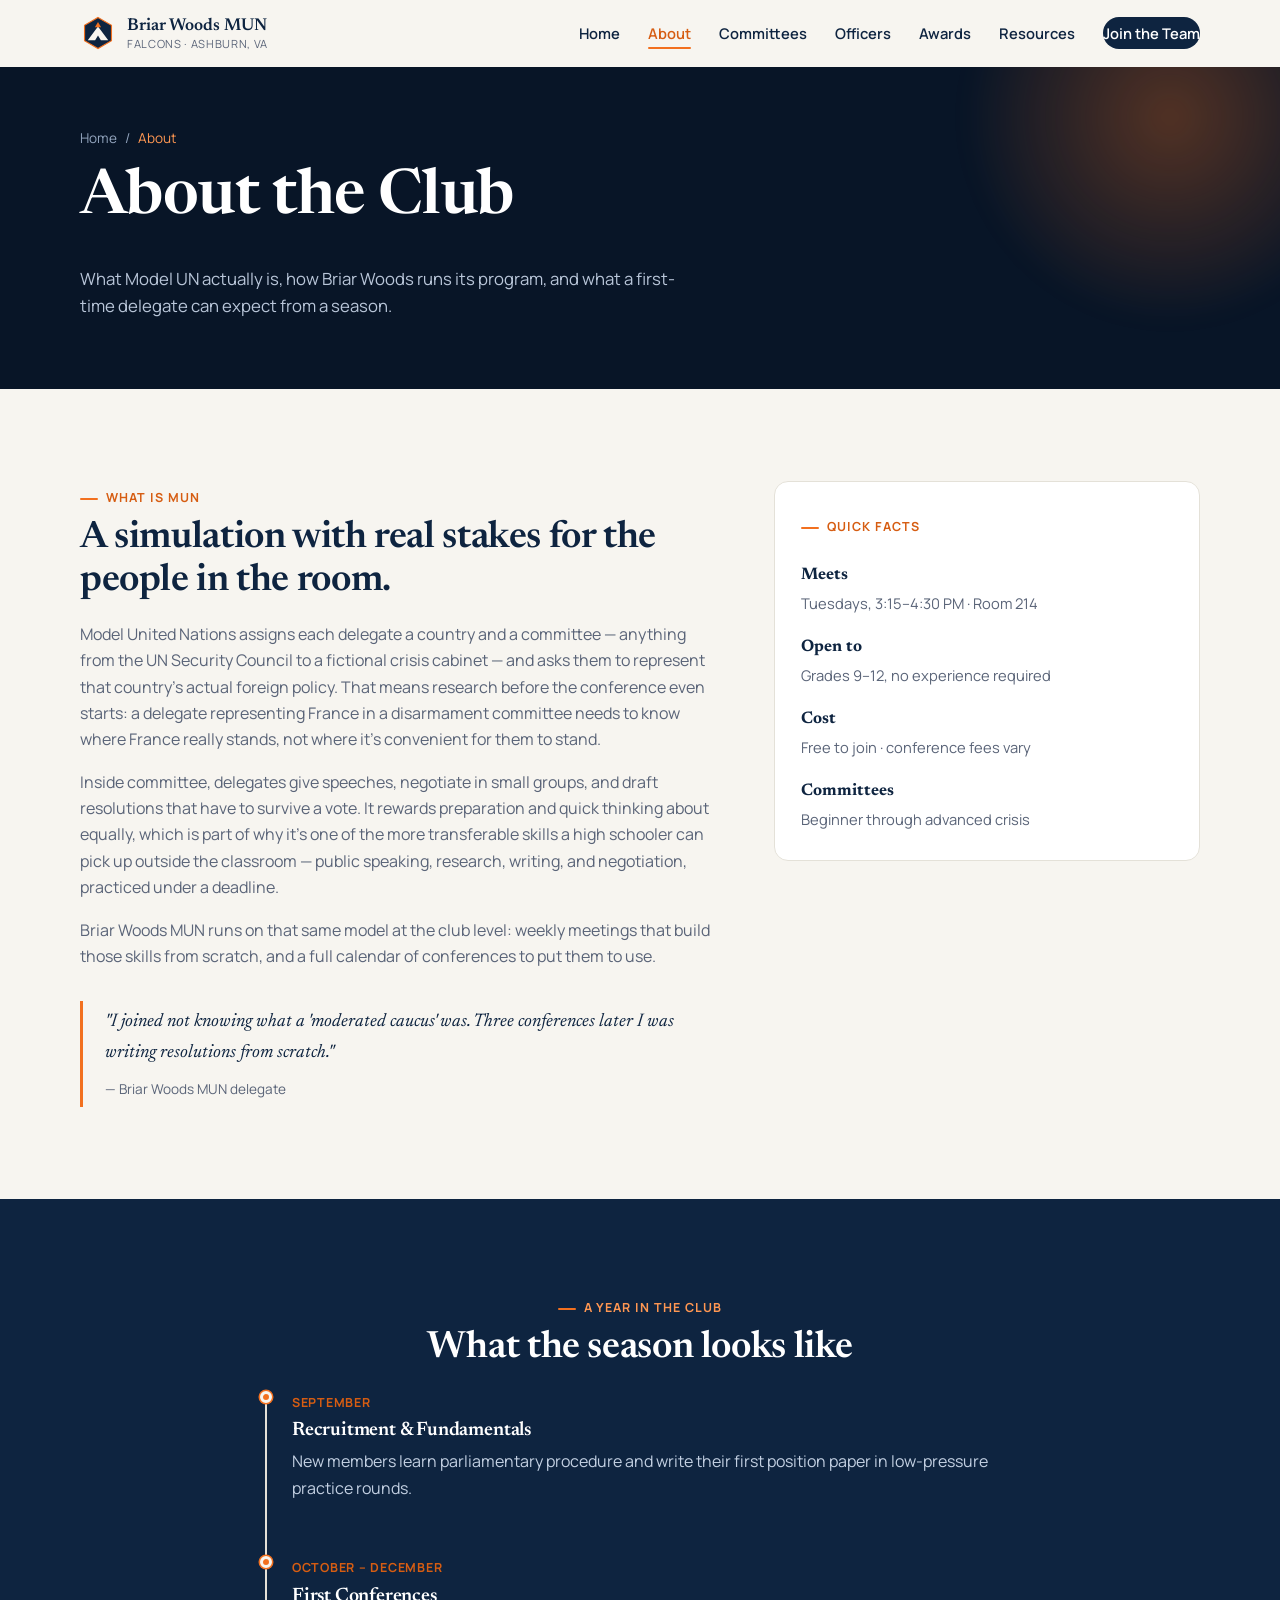
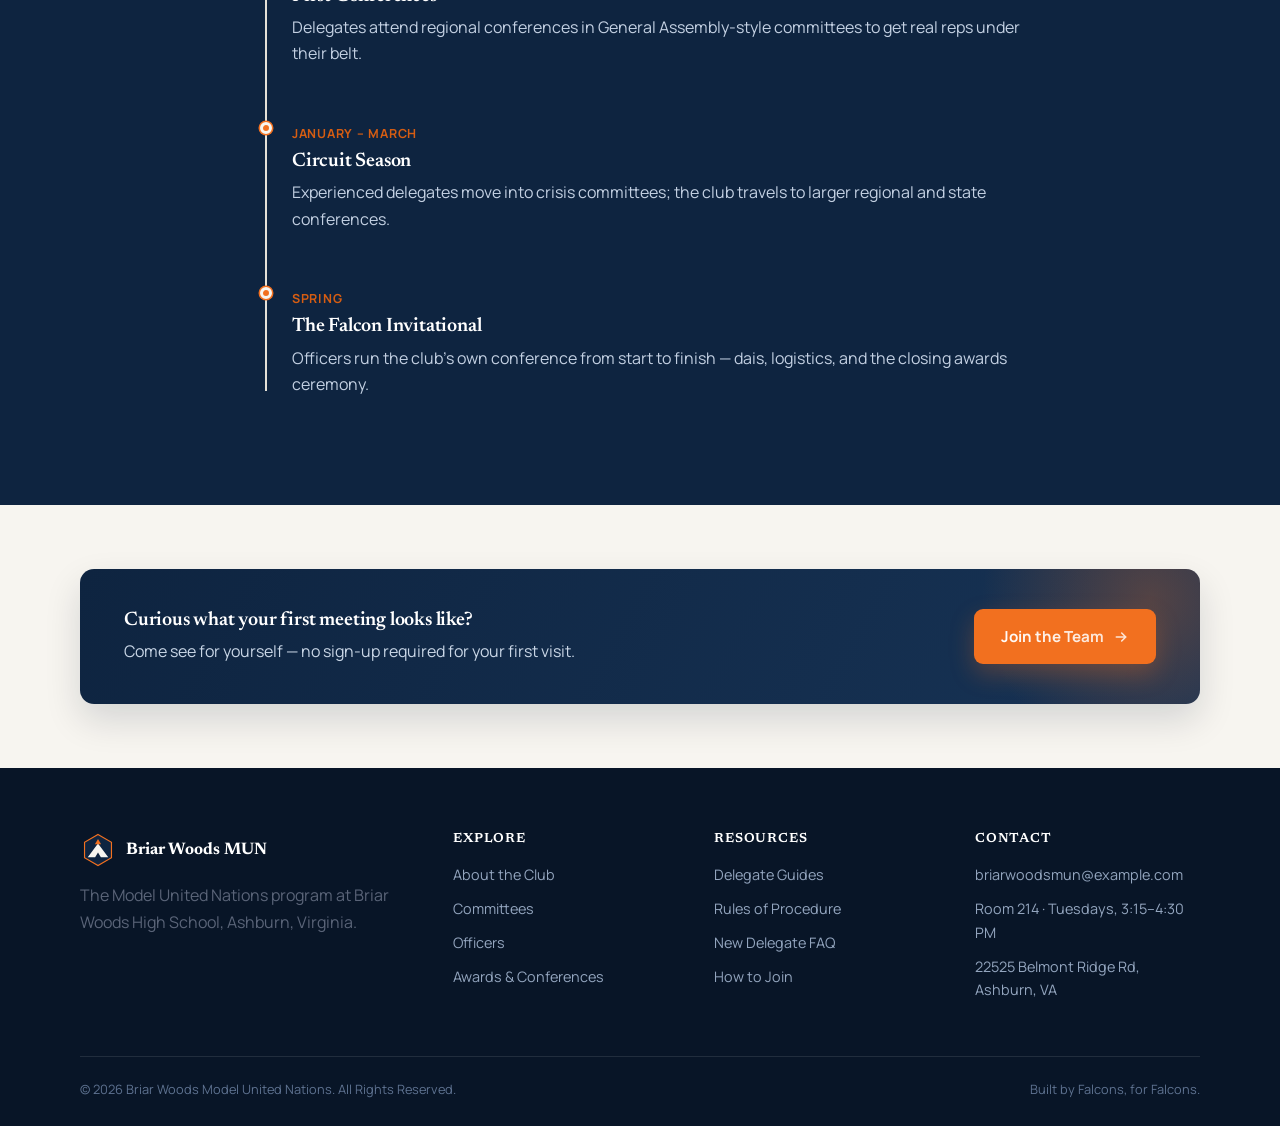
<file: about.html>
<!DOCTYPE html>
<html lang="en">
<head>
<meta charset="UTF-8">
<meta name="viewport" content="width=device-width, initial-scale=1.0">
<title>About &mdash; Briar Woods Model United Nations</title>
<meta name="description" content="What Model UN is, how Briar Woods MUN runs its program, and what a year in the club looks like.">
<style>
/* =========================================================================
   BRIAR WOODS MODEL UNITED NATIONS — stylesheet
   Refined editorial design in the school's real colors (navy + orange).
   ========================================================================= */

@import url('https://fonts.googleapis.com/css2?family=Newsreader:ital,opsz,wght@0,6..72,400;0,6..72,500;0,6..72,600;0,6..72,700;1,6..72,500;1,6..72,600&family=Manrope:wght@400;500;600;700;800&display=swap');

:root{
  --navy-deep:#081527;
  --navy:#0E2440;
  --navy-mid:#173355;
  --orange:#F2701F;
  --orange-light:#FF9752;
  --orange-dark:#D65D12;
  --paper:#F7F5F0;
  --mist:#EFF3F8;
  --white:#FFFFFF;
  --ink:#12203A;
  --ink-soft:#5A6478;
  --line:#E4E1D8;
  --line-mist:#DCE3EC;
  --line-navy:rgba(255,255,255,.14);
  --shadow-sm:0 2px 12px rgba(8,21,39,.07);
  --shadow-md:0 16px 36px rgba(8,21,39,.14);
  --shadow-lg:0 32px 64px rgba(8,21,39,.24);
  --radius:14px;
  --radius-sm:9px;
  --font-serif:'Newsreader', Georgia, serif;
  --font-sans:'Manrope', system-ui, -apple-system, sans-serif;
  --ease:cubic-bezier(.22,.9,.32,1);
  --maxw:1180px;
}

*,*::before,*::after{ box-sizing:border-box; }
html{ scroll-behavior:smooth; }
body{
  margin:0; background:var(--paper); color:var(--ink); font-family:var(--font-sans);
  line-height:1.65; -webkit-font-smoothing:antialiased;
}
h1,h2,h3,h4{ font-family:var(--font-serif); color:var(--navy); margin:0 0 .48em; line-height:1.14; font-weight:600; letter-spacing:-.01em; }
h1{ font-size:clamp(2.5rem,5.2vw,3.9rem); }
h2{ font-size:clamp(1.7rem,3vw,2.35rem); }
h3{ font-size:1.22rem; }
p{ margin:0 0 1em; color:var(--ink-soft); }
a{ color:inherit; text-decoration:none; }
img{ max-width:100%; display:block; }
ul{ margin:0; padding:0; list-style:none; }
em{ font-style:italic; color:var(--orange); }

.wrap{ max-width:var(--maxw); margin:0 auto; padding:0 30px; }
.center{ text-align:center; }
.mt-8{margin-top:8px;} .mt-12{margin-top:12px;} .mt-16{margin-top:16px;}
.mt-24{margin-top:24px;} .mt-32{margin-top:32px;} .mt-48{margin-top:48px;}

.eyebrow{
  display:inline-flex; align-items:center; gap:8px;
  font-size:.78rem; font-weight:700; letter-spacing:.08em; text-transform:uppercase; color:var(--orange-dark);
}
.eyebrow::before{ content:''; width:18px; height:2px; background:var(--orange); border-radius:2px; }
.eyebrow.on-dark{ color:var(--orange-light); }

@media (prefers-reduced-motion: reduce){
  *{ animation-duration:.001ms !important; animation-iteration-count:1 !important; transition-duration:.001ms !important; scroll-behavior:auto !important; }
}

/* ============================= BUTTONS ================================= */
.btn{
  display:inline-flex; align-items:center; gap:9px; font-weight:700; font-size:.95rem;
  padding:14px 26px; border-radius:var(--radius-sm); border:1.5px solid transparent; cursor:pointer;
  transition:transform .28s var(--ease), box-shadow .28s var(--ease), background .25s var(--ease), color .25s var(--ease), border-color .25s var(--ease);
}
.btn svg{ width:16px; height:16px; transition:transform .25s var(--ease); }
.btn:hover svg{ transform:translateX(3px); }
.btn:focus-visible{ outline:2.5px solid var(--orange); outline-offset:3px; }

.btn-primary{ background:var(--orange); color:#fff; box-shadow:0 10px 24px rgba(242,112,31,.28); }
.btn-primary:hover{ background:var(--orange-dark); transform:translateY(-3px); box-shadow:0 18px 34px rgba(242,112,31,.36); }

.btn-ghost-dark{ background:transparent; border-color:rgba(255,255,255,.4); color:#fff; }
.btn-ghost-dark:hover{ background:rgba(255,255,255,.1); border-color:#fff; transform:translateY(-3px); }

.btn-ghost-light{ background:transparent; border-color:var(--navy); color:var(--navy); }
.btn-ghost-light:hover{ background:var(--navy); color:#fff; transform:translateY(-3px); }

.btn-navy{ background:var(--navy); color:#fff; box-shadow:var(--shadow-sm); }
.btn-navy:hover{ background:var(--navy-deep); transform:translateY(-3px); box-shadow:var(--shadow-md); }

/* ============================== HEADER ================================= */
.site-header{
  position:sticky; top:0; z-index:100; background:rgba(247,245,240,.86);
  backdrop-filter:blur(12px); -webkit-backdrop-filter:blur(12px);
  border-bottom:1px solid transparent; transition:border-color .3s ease, box-shadow .3s ease;
}
.site-header.is-scrolled{ border-bottom-color:var(--line); box-shadow:0 4px 20px rgba(8,21,39,.06); }
.nav{ max-width:var(--maxw); margin:0 auto; padding:15px 30px; display:flex; align-items:center; justify-content:space-between; gap:20px; }
.brand{ display:flex; align-items:center; gap:11px; }
.brand-mark{ width:36px; height:36px; flex-shrink:0; transition:transform .4s var(--ease); }
.brand:hover .brand-mark{ transform:rotate(-6deg); }
.brand-text{ display:flex; flex-direction:column; line-height:1.2; }
.brand-text strong{ font-family:var(--font-serif); font-size:1.08rem; color:var(--navy); font-weight:600; }
.brand-text span{ font-size:.7rem; letter-spacing:.06em; text-transform:uppercase; color:var(--ink-soft); }

.nav-links{ display:flex; align-items:center; gap:28px; }
.nav-links li a{ font-size:.92rem; font-weight:600; color:var(--navy); position:relative; padding:6px 0; transition:color .2s ease; }
.nav-links li a::after{ content:''; position:absolute; left:0; bottom:0; height:2px; background:var(--orange); width:0; transition:width .3s var(--ease); border-radius:2px; }
.nav-links li a:hover::after, .nav-links li a.active::after{ width:100%; }
.nav-links li a.active{ color:var(--orange-dark); }
.nav-cta{
  background:var(--navy); color:#fff !important; padding:11px 20px; border-radius:999px; font-weight:700;
  transition:background .25s ease, transform .25s ease, box-shadow .25s ease;
}
.nav-cta::after{ display:none; }
.nav-cta:hover{ background:var(--orange); transform:translateY(-2px); box-shadow:0 10px 22px rgba(242,112,31,.3); }

.nav-toggle{ display:none; background:none; border:none; font-size:1.5rem; color:var(--navy); cursor:pointer; }

@media (max-width:780px){
  .nav-toggle{ display:block; }
  .nav-links{
    position:fixed; inset:64px 0 0 0; background:var(--paper); flex-direction:column; align-items:stretch;
    padding:10px 30px 30px; transform:translateX(100%); transition:transform .4s var(--ease); overflow-y:auto;
    border-top:1px solid var(--line);
  }
  .nav-links.is-open{ transform:translateX(0); }
  .nav-links li{ border-bottom:1px solid var(--line); }
  .nav-links li a{ display:block; padding:16px 2px; }
  .nav-links li a.nav-cta{ display:block; text-align:center; margin:16px 0; }
}

/* ============================== HERO ==================================== */
.hero{ background:var(--navy-deep); color:#fff; position:relative; overflow:hidden; padding:84px 0 0; }
.hero-glow{
  position:absolute; width:640px; height:640px; border-radius:50%; top:-220px; right:-140px;
  background:radial-gradient(circle, rgba(242,112,31,.32), transparent 70%);
  filter:blur(10px); animation:pulse-glow 9s ease-in-out infinite alternate; pointer-events:none;
}
.hero-glow.two{ top:auto; bottom:-260px; left:-180px; right:auto; width:520px; height:520px;
  background:radial-gradient(circle, rgba(23,51,85,.9), transparent 70%); animation-delay:-4s; }
@keyframes pulse-glow{ 0%{ transform:scale(1); opacity:.7; } 100%{ transform:scale(1.15); opacity:1; } }

.hero-grid{ display:grid; grid-template-columns:1.1fr .9fr; gap:56px; align-items:center; position:relative; padding-bottom:70px; }
.hero-copy{ opacity:0; transform:translateY(16px); animation:rise .8s var(--ease) forwards; }
.hero-copy.d1{ animation-delay:.05s; } .hero-copy.d2{ animation-delay:.16s; }
.hero-copy.d3{ animation-delay:.27s; } .hero-copy.d4{ animation-delay:.38s; }
@keyframes rise{ to{ opacity:1; transform:translateY(0); } }

.hero h1{ color:#fff; }
.hero-sub{ color:#B9C6D9; font-size:1.1rem; max-width:48ch; }
.hero-actions{ display:flex; gap:14px; margin-top:8px; flex-wrap:wrap; }

.meeting-card{
  background:rgba(255,255,255,.05); border:1px solid rgba(255,255,255,.14); border-radius:var(--radius);
  padding:30px 30px 26px; backdrop-filter:blur(8px); box-shadow:var(--shadow-lg);
  opacity:0; transform:translateY(16px) scale(.98); animation:rise-card .9s var(--ease) forwards .3s;
}
@keyframes rise-card{ to{ opacity:1; transform:translateY(0) scale(1); } }
.meeting-card .eyebrow{ color:var(--orange-light); }
.meeting-when{ font-family:var(--font-serif); font-size:1.7rem; color:#fff; margin:10px 0 2px; }
.meeting-where{ color:#A9B9D1; font-size:.92rem; }
.meeting-divider{ height:1px; background:rgba(255,255,255,.14); margin:22px 0; }
.meeting-stats{ display:flex; justify-content:space-between; gap:10px; }
.meeting-stats div{ text-align:left; }
.meeting-stats strong{ display:block; font-family:var(--font-serif); font-size:1.5rem; color:#fff; }
.meeting-stats span{ font-size:.74rem; color:#8FA1BC; text-transform:uppercase; letter-spacing:.04em; }

/* ---------- stat strip ---------- */
.stat-strip{ background:var(--navy); }
.stat-row{ display:grid; grid-template-columns:repeat(4,1fr); }
.stat-cell{ padding:34px 22px; text-align:center; position:relative; }
.stat-cell + .stat-cell::before{ content:''; position:absolute; left:0; top:20%; bottom:20%; width:1px; background:rgba(255,255,255,.12); }
.stat-num{ font-family:var(--font-serif); font-size:2.15rem; color:#fff; font-weight:600; }
.stat-label{
  display:block; margin-top:8px; font-size:.76rem; color:#93A5BE; text-transform:uppercase; letter-spacing:.06em;
  position:relative; padding-bottom:10px;
}
.stat-label::after{
  content:''; position:absolute; bottom:0; left:50%; transform:translateX(-50%); width:0; height:2px; background:var(--orange);
  transition:width .5s var(--ease) .1s; border-radius:2px;
}
.stat-cell.in-view .stat-label::after{ width:26px; }

/* ============================== SECTIONS ================================ */
.section{ padding:92px 0; }
.section.tight{ padding:64px 0; }
.section.on-navy{ background:var(--navy); color:#fff; }
.section.on-mist{ background:var(--mist); }
.section-head{ max-width:640px; }
.section-head.center{ margin-left:auto; margin-right:auto; text-align:center; }
.section-head p{ font-size:1.03rem; }

.page-hero{ background:var(--navy-deep); color:#fff; padding:60px 0 52px; position:relative; overflow:hidden; }
.breadcrumb{ font-size:.85rem; color:#93A5BE; margin-bottom:14px; }
.breadcrumb a{ color:#93A5BE; transition:color .2s ease; } .breadcrumb a:hover{ color:#fff; }
.breadcrumb .sep{ margin:0 8px; } .breadcrumb .current{ color:var(--orange-light); }
.page-hero h1{ color:#fff; }
.page-hero p{ color:#B9C6D9; max-width:62ch; margin-top:12px; font-size:1.05rem; }

/* ============================= PILLAR CARDS ============================= */
.pillar-grid{ display:grid; grid-template-columns:repeat(4,1fr); gap:22px; }
.pillar{
  background:var(--white); border:1px solid var(--line); border-radius:var(--radius);
  padding:30px 26px; position:relative; overflow:hidden; transition:transform .35s var(--ease), box-shadow .35s var(--ease), border-color .35s ease;
}
.pillar::before{ content:''; position:absolute; left:0; top:0; bottom:0; width:3px; background:var(--orange); transform:scaleY(0); transform-origin:top; transition:transform .4s var(--ease); }
.pillar:hover{ transform:translateY(-8px); box-shadow:var(--shadow-md); border-color:transparent; }
.pillar:hover::before{ transform:scaleY(1); }
.pillar-num{ font-family:var(--font-serif); font-size:.9rem; color:var(--line); font-weight:600; }
.pillar h3{ margin:14px 0 8px; }
.pillar p{ font-size:.94rem; margin:0; }

/* ============================== CTA BANNER =============================== */
.cta-banner{
  background:linear-gradient(120deg, var(--navy) 0%, var(--navy-mid) 100%);
  border-radius:var(--radius); padding:40px 44px; color:#fff; position:relative; overflow:hidden;
  display:flex; align-items:center; justify-content:space-between; gap:26px; flex-wrap:wrap; box-shadow:var(--shadow-md);
}
.cta-banner::after{
  content:''; position:absolute; width:340px; height:340px; border-radius:50%; right:-120px; top:-140px;
  background:radial-gradient(circle, rgba(242,112,31,.28), transparent 70%);
}
.cta-banner h3{ color:#fff; margin-bottom:6px; position:relative; }
.cta-banner p{ color:#c9d6e6; margin:0; position:relative; }
.cta-banner .btn{ position:relative; }

/* ============================== OFFICER CARDS ============================= */
.officer-grid{ display:grid; grid-template-columns:repeat(4,1fr); gap:22px; }
.officer-card{
  background:var(--white); border:1px solid var(--line); border-radius:var(--radius); text-align:center;
  padding:30px 22px 26px; transition:transform .35s var(--ease), box-shadow .35s var(--ease);
}
.officer-card:hover{ transform:translateY(-8px); box-shadow:var(--shadow-md); }
.officer-card.on-navy{ background:var(--navy-mid); border-color:var(--line-navy); }
.avatar{
  width:64px; height:64px; margin:0 auto 16px; border-radius:50%; display:flex; align-items:center; justify-content:center;
  font-family:var(--font-serif); font-weight:600; font-size:1.05rem; color:#fff;
  background:linear-gradient(135deg, var(--navy) 0%, var(--orange) 145%);
  transition:transform .35s var(--ease);
}
.officer-card:hover .avatar{ transform:scale(1.08) rotate(-4deg); }
.officer-role{
  display:inline-block; font-size:.75rem; font-weight:700; color:var(--orange-dark); text-transform:uppercase;
  letter-spacing:.05em; margin:5px 0 10px;
}
.officer-card.on-navy .officer-role{ color:var(--orange-light); }
.officer-card.on-navy h3{ color:#fff; }
.officer-card.on-navy p{ color:#c3d0e2; }

/* ============================== COMMITTEES ================================ */
.committee-grid{ display:grid; grid-template-columns:repeat(3,1fr); gap:20px; }
.committee-card{
  background:var(--white); border:1px solid var(--line); border-radius:var(--radius); padding:24px 24px 22px;
  transition:transform .3s var(--ease), box-shadow .3s var(--ease);
}
.committee-card:hover{ transform:translateY(-6px); box-shadow:var(--shadow-md); }
.committee-head{ display:flex; justify-content:space-between; align-items:flex-start; gap:10px; margin-bottom:12px; }
.committee-abbr{ display:block; font-family:var(--font-serif); font-weight:700; color:var(--orange-dark); font-size:.86rem; letter-spacing:.03em; }
.committee-head h3{ margin:2px 0 0; font-size:1.06rem; }
.level{ flex-shrink:0; font-size:.68rem; font-weight:700; text-transform:uppercase; letter-spacing:.03em; padding:5px 11px; border-radius:999px; white-space:nowrap; }
.level.beg{ background:#E6F5EC; color:#1C7A41; }
.level.int{ background:#FFF1E0; color:#B3620A; }
.level.adv{ background:#FDE7E7; color:#C0392B; }
.committee-card p{ font-size:.9rem; margin:0; }

/* ============================== TIMELINE ================================== */
.timeline{ position:relative; padding-left:32px; }
.timeline::before{ content:''; position:absolute; left:5px; top:6px; bottom:6px; width:2px; background:var(--line); }
.tl-item{ position:relative; padding-bottom:36px; }
.tl-item:last-child{ padding-bottom:0; }
.tl-item::before{ content:''; position:absolute; left:-32px; top:3px; width:12px; height:12px; border-radius:50%; background:var(--orange); border:3px solid var(--paper); box-shadow:0 0 0 1.5px var(--orange); }
.tl-year{ font-size:.78rem; font-weight:700; text-transform:uppercase; letter-spacing:.06em; color:var(--orange-dark); }
.tl-item h3{ margin:6px 0 6px; }
.tl-item ul{ margin-top:10px; display:flex; flex-direction:column; gap:5px; }
.tl-item li{ font-size:.9rem; color:var(--ink-soft); padding-left:16px; position:relative; }
.tl-item li::before{ content:'\2013'; position:absolute; left:0; color:var(--orange); }

/* ============================== AWARD ROWS ================================= */
.award-row{
  display:flex; align-items:center; gap:16px; padding:18px 20px; border:1px solid var(--line); border-radius:var(--radius-sm);
  background:var(--white); transition:transform .25s var(--ease), box-shadow .25s var(--ease), border-color .25s ease;
}
.award-row:hover{ transform:translateX(4px); box-shadow:var(--shadow-sm); border-color:transparent; }
.award-icon{
  flex-shrink:0; width:42px; height:42px; border-radius:50%; display:flex; align-items:center; justify-content:center;
  background:#FFF1E0; color:var(--orange-dark);
}
.award-icon svg{ width:20px; height:20px; }
.award-row h4{ font-family:var(--font-serif); color:var(--navy); font-size:1.02rem; margin:0 0 2px; font-weight:600; }
.award-row p{ margin:0; font-size:.88rem; }

/* ============================== RESOURCES ================================= */
.resource-row{
  display:flex; justify-content:space-between; align-items:center; gap:20px; padding:22px 0; border-top:1px solid var(--line);
}
.resource-row:last-child{ border-bottom:1px solid var(--line); }
.resource-tags{ display:flex; gap:8px; margin-bottom:8px; }
.resource-tag{
  font-size:.68rem; font-weight:700; text-transform:uppercase; letter-spacing:.04em; color:var(--orange-dark);
  background:#FFF1E0; padding:4px 10px; border-radius:999px;
}
.resource-row h4{ font-family:var(--font-serif); color:var(--navy); font-size:1.04rem; margin:0 0 4px; font-weight:600; }
.resource-row p{ margin:0; font-size:.9rem; }

.glossary{ display:grid; grid-template-columns:repeat(2,1fr); gap:20px; }
.gloss-item{ background:var(--navy-mid); border-radius:var(--radius-sm); padding:24px 26px; transition:transform .3s var(--ease); }
.gloss-item:hover{ transform:translateY(-4px); }
.gloss-term{ font-size:.7rem; letter-spacing:.06em; text-transform:uppercase; color:var(--orange-light); font-weight:700; }
.gloss-item h3{ color:#fff; margin:8px 0 6px; font-size:1.05rem; }
.gloss-item p{ color:#c3d0e2; font-size:.88rem; margin:0; }

/* Accordion */
.accordion{ border-top:1px solid var(--line); }
.accordion-item{ border-bottom:1px solid var(--line); }
.accordion-btn{
  width:100%; background:none; border:none; text-align:left; cursor:pointer; display:flex; justify-content:space-between;
  align-items:center; gap:20px; padding:20px 2px; font-family:var(--font-serif); font-size:1.05rem; color:var(--navy);
  transition:color .2s ease;
}
.accordion-btn:hover{ color:var(--orange-dark); }
.accordion-btn .plus{ font-size:1.3rem; color:var(--orange); flex-shrink:0; transition:transform .35s var(--ease); font-family:var(--font-sans); }
.accordion-item.is-open .plus{ transform:rotate(45deg); }
.accordion-panel{ max-height:0; overflow:hidden; transition:max-height .4s var(--ease); }
.accordion-panel-inner{ padding:0 2px 22px; font-size:.96rem; color:var(--ink-soft); max-width:70ch; }

/* ============================== FORM / JOIN =============================== */
.info-strip{ display:grid; grid-template-columns:repeat(3,1fr); gap:22px; }
.info-card{
  background:var(--white); border:1px solid var(--line); border-radius:var(--radius); padding:28px 26px;
  transition:transform .3s var(--ease), box-shadow .3s var(--ease);
}
.info-card:hover{ transform:translateY(-6px); box-shadow:var(--shadow-md); }

form{ display:grid; gap:20px; }
.form-grid{ display:grid; grid-template-columns:1fr 1fr; gap:20px; }
.field.full{ grid-column:1 / -1; }
.field label{ display:block; font-size:.82rem; font-weight:700; color:var(--navy); margin-bottom:7px; }
.field.on-dark label{ color:#B9C6D9; }
.field input, .field select, .field textarea{
  width:100%; font-family:var(--font-sans); font-size:.96rem; color:var(--ink); padding:12px 14px;
  border-radius:var(--radius-sm); border:1.5px solid var(--line); background:var(--white);
  transition:border-color .2s ease, box-shadow .2s ease;
}
.field.on-dark input, .field.on-dark select, .field.on-dark textarea{
  background:rgba(255,255,255,.06); border-color:rgba(255,255,255,.22); color:#fff;
}
.field select option{ color:#000; }
.field input:focus, .field select:focus, .field textarea:focus{ outline:none; border-color:var(--orange); box-shadow:0 0 0 4px rgba(242,112,31,.15); }
.field textarea{ resize:vertical; min-height:110px; }

.form-success{
  display:none; align-items:center; gap:12px; background:rgba(46,164,101,.14); border:1px solid rgba(46,164,101,.4);
  color:#bdeccf; padding:14px 18px; border-radius:var(--radius-sm); font-size:.92rem;
}
.form-success.is-visible{ display:flex; animation:rise .5s var(--ease); }
.form-success svg{ width:20px; height:20px; color:#4ADE80; flex-shrink:0; }

/* ============================== FOOTER ===================================== */
.site-footer{ background:var(--navy-deep); color:#93A5BE; padding:64px 0 26px; }
.footer-grid{ display:grid; grid-template-columns:1.5fr 1fr 1fr 1fr; gap:36px; }
.footer-brand{ display:flex; align-items:center; gap:10px; margin-bottom:14px; }
.footer-brand strong{ font-family:var(--font-serif); color:#fff; font-size:1.05rem; }
.site-footer h4{ color:#fff; font-size:.82rem; text-transform:uppercase; letter-spacing:.06em; margin-bottom:16px; }
.site-footer ul li{ margin-bottom:10px; font-size:.9rem; }
.site-footer ul li a{ color:#93A5BE; transition:color .2s ease; } .site-footer ul li a:hover{ color:var(--orange-light); }
.footer-bottom{
  border-top:1px solid rgba(255,255,255,.1); margin-top:44px; padding-top:22px; display:flex;
  justify-content:space-between; flex-wrap:wrap; gap:8px; font-size:.8rem; color:#5E7290;
}

/* ============================== REVEAL ====================================== */
.reveal{ opacity:0; transform:translateY(20px); transition:opacity .7s var(--ease), transform .7s var(--ease); }
.reveal.in-view{ opacity:1; transform:translateY(0); }

/* ============================== RESPONSIVE =================================== */
@media (max-width:980px){
  .hero-grid{ grid-template-columns:1fr; }
  .pillar-grid, .officer-grid{ grid-template-columns:repeat(2,1fr); }
  .committee-grid{ grid-template-columns:repeat(2,1fr); }
  .stat-row{ grid-template-columns:repeat(2,1fr); row-gap:24px; }
  .stat-cell:nth-child(3)::before{ display:none; }
  .footer-grid{ grid-template-columns:1fr 1fr; }
  .glossary{ grid-template-columns:1fr; }
  .info-strip{ grid-template-columns:1fr; }
}
@media (max-width:680px){
  .pillar-grid, .officer-grid, .committee-grid{ grid-template-columns:1fr; }
  .form-grid{ grid-template-columns:1fr; }
  .cta-banner{ flex-direction:column; align-items:flex-start; }
  .footer-grid{ grid-template-columns:1fr; }
  .stat-row{ grid-template-columns:1fr 1fr; }
}

</style>
</head>
<body>
<header class="site-header">
<nav class="nav">
<a href="index.html" class="brand">
<svg class="brand-mark" viewBox="0 0 44 44" xmlns="http://www.w3.org/2000/svg" role="img" aria-label="Briar Woods MUN emblem">
<polygon points="22,3 38.45,12.5 38.45,31.5 22,41 5.55,31.5 5.55,12.5" fill="#0E2440" stroke="#F2701F" stroke-width="1.4"/>
<path d="M22 14 L34.5 31 L25.5 31 L22 25 L18.5 31 L9.5 31 Z" fill="#F7F5F0"/>
<path d="M22 8.5 L25.8 15 L18.2 15 Z" fill="#F2701F"/>
</svg>
<span class="brand-text"><strong>Briar Woods MUN</strong><span>Falcons &middot; Ashburn, VA</span></span>
</a>
<button class="nav-toggle" aria-label="Toggle navigation" aria-expanded="false">&#9776;</button>
<ul class="nav-links">
<li><a href="index.html">Home</a></li>
<li><a href="about.html">About</a></li>
<li><a href="committees.html">Committees</a></li>
<li><a href="officers.html">Officers</a></li>
<li><a href="awards.html">Awards</a></li>
<li><a href="resources.html">Resources</a></li>
<li><a href="join.html" class="nav-cta">Join the Team</a></li>
</ul>
</nav>
</header>

<section class="page-hero">
<div class="hero-glow" style="width:420px;height:420px;top:-160px;right:-100px;"></div>
<div class="wrap" style="position:relative;">
<div class="breadcrumb"><a href="index.html">Home</a><span class="sep">/</span><span class="current">About</span></div>
<h1>About the Club</h1>
<p>What Model UN actually is, how Briar Woods runs its program, and what a first-time delegate can expect from a season.</p>
</div>
</section>

<section class="section">
<div class="wrap" style="display:grid; grid-template-columns:1.5fr 1fr; gap:56px; align-items:start;">
<div>
<span class="eyebrow">What Is MUN</span>
<h2 class="mt-8">A simulation with real stakes for the people in the room.</h2>
<p class="mt-16">Model United Nations assigns each delegate a country and a committee &mdash; anything from the UN Security Council to a fictional crisis cabinet &mdash; and asks them to represent that country's actual foreign policy. That means research before the conference even starts: a delegate representing France in a disarmament committee needs to know where France really stands, not where it's convenient for them to stand.</p>
<p>Inside committee, delegates give speeches, negotiate in small groups, and draft resolutions that have to survive a vote. It rewards preparation and quick thinking about equally, which is part of why it's one of the more transferable skills a high schooler can pick up outside the classroom &mdash; public speaking, research, writing, and negotiation, practiced under a deadline.</p>
<p>Briar Woods MUN runs on that same model at the club level: weekly meetings that build those skills from scratch, and a full calendar of conferences to put them to use.</p>
<blockquote style="border-left:3px solid var(--orange); margin:32px 0 0; padding:6px 0 6px 22px; font-family:var(--font-serif); font-style:italic; font-size:1.15rem; color:var(--navy);">
"I joined not knowing what a 'moderated caucus' was. Three conferences later I was writing resolutions from scratch."
<cite style="display:block; margin-top:10px; font-family:var(--font-sans); font-style:normal; font-size:.85rem; color:var(--ink-soft);">&mdash; Briar Woods MUN delegate</cite>
</blockquote>
</div>
<div class="info-card" style="position:sticky; top:100px;">
<span class="eyebrow">Quick Facts</span>
<div class="mt-24" style="display:flex; flex-direction:column; gap:18px;">
<div><strong style="display:block; color:var(--navy); font-family:var(--font-serif); font-size:1.05rem;">Meets</strong><span style="font-size:.92rem; color:var(--ink-soft);">Tuesdays, 3:15&ndash;4:30 PM &middot; Room 214</span></div>
<div><strong style="display:block; color:var(--navy); font-family:var(--font-serif); font-size:1.05rem;">Open to</strong><span style="font-size:.92rem; color:var(--ink-soft);">Grades 9&ndash;12, no experience required</span></div>
<div><strong style="display:block; color:var(--navy); font-family:var(--font-serif); font-size:1.05rem;">Cost</strong><span style="font-size:.92rem; color:var(--ink-soft);">Free to join &middot; conference fees vary</span></div>
<div><strong style="display:block; color:var(--navy); font-family:var(--font-serif); font-size:1.05rem;">Committees</strong><span style="font-size:.92rem; color:var(--ink-soft);">Beginner through advanced crisis</span></div>
</div>
</div>
</div>
</section>

<section class="section on-navy">
<div class="wrap">
<div class="section-head center">
<span class="eyebrow on-dark">A Year in the Club</span>
<h2 class="mt-8" style="color:#fff;">What the season looks like</h2>
</div>
<div class="mt-48" style="max-width:760px; margin:0 auto;">
<div class="timeline">
<div class="tl-item">
<span class="tl-year">September</span>
<h3 style="color:#fff;">Recruitment &amp; Fundamentals</h3>
<p style="color:#c3d0e2;">New members learn parliamentary procedure and write their first position paper in low-pressure practice rounds.</p>
</div>
<div class="tl-item">
<span class="tl-year">October &ndash; December</span>
<h3 style="color:#fff;">First Conferences</h3>
<p style="color:#c3d0e2;">Delegates attend regional conferences in General Assembly-style committees to get real reps under their belt.</p>
</div>
<div class="tl-item">
<span class="tl-year">January &ndash; March</span>
<h3 style="color:#fff;">Circuit Season</h3>
<p style="color:#c3d0e2;">Experienced delegates move into crisis committees; the club travels to larger regional and state conferences.</p>
</div>
<div class="tl-item">
<span class="tl-year">Spring</span>
<h3 style="color:#fff;">The Falcon Invitational</h3>
<p style="color:#c3d0e2;">Officers run the club's own conference from start to finish &mdash; dais, logistics, and the closing awards ceremony.</p>
</div>
</div>
</div>
</div>
</section>

<section class="section tight">
<div class="wrap">
<div class="cta-banner">
<div>
<h3>Curious what your first meeting looks like?</h3>
<p>Come see for yourself &mdash; no sign-up required for your first visit.</p>
</div>
<a href="join.html" class="btn btn-primary">Join the Team <svg viewBox="0 0 24 24" fill="none" stroke="currentColor" stroke-width="2.4" stroke-linecap="round"><path d="M5 12h14M13 6l6 6-6 6"/></svg></a>
</div>
</div>
</section>

<footer class="site-footer">
<div class="wrap">
<div class="footer-grid">
<div>
<div class="footer-brand">
<svg class="brand-mark" width="34" height="34" viewBox="0 0 44 44" xmlns="http://www.w3.org/2000/svg">
<polygon points="22,3 38.45,12.5 38.45,31.5 22,41 5.55,31.5 5.55,12.5" fill="#0E2440" stroke="#F2701F" stroke-width="1.4"/>
<path d="M22 14 L34.5 31 L25.5 31 L22 25 L18.5 31 L9.5 31 Z" fill="#F7F5F0"/>
<path d="M22 8.5 L25.8 15 L18.2 15 Z" fill="#F2701F"/>
</svg>
<strong>Briar Woods MUN</strong>
</div>
<p>The Model United Nations program at Briar Woods High School, Ashburn, Virginia.</p>
</div>
<div>
<h4>Explore</h4>
<ul>
<li><a href="about.html">About the Club</a></li>
<li><a href="committees.html">Committees</a></li>
<li><a href="officers.html">Officers</a></li>
<li><a href="awards.html">Awards &amp; Conferences</a></li>
</ul>
</div>
<div>
<h4>Resources</h4>
<ul>
<li><a href="resources.html">Delegate Guides</a></li>
<li><a href="resources.html#procedure">Rules of Procedure</a></li>
<li><a href="resources.html#faq">New Delegate FAQ</a></li>
<li><a href="join.html">How to Join</a></li>
</ul>
</div>
<div>
<h4>Contact</h4>
<ul>
<li>briarwoodsmun@example.com</li>
<li>Room 214 &middot; Tuesdays, 3:15&ndash;4:30 PM</li>
<li>22525 Belmont Ridge Rd, Ashburn, VA</li>
</ul>
</div>
</div>
<div class="footer-bottom">
<span>&copy; 2026 Briar Woods Model United Nations. All Rights Reserved.</span>
<span>Built by Falcons, for Falcons.</span>
</div>
</div>
</footer>
<script>
/* =========================================================================
   BRIAR WOODS MODEL UNITED NATIONS — site script
   ========================================================================= */
document.addEventListener('DOMContentLoaded', () => {

  /* ---- sticky header shadow ---- */
  const header = document.querySelector('.site-header');
  if (header) {
    const onScroll = () => header.classList.toggle('is-scrolled', window.scrollY > 10);
    onScroll();
    window.addEventListener('scroll', onScroll, { passive:true });
  }

  /* ---- mobile nav ---- */
  const navToggle = document.querySelector('.nav-toggle');
  const navLinks = document.querySelector('.nav-links');
  if (navToggle && navLinks) {
    navToggle.addEventListener('click', () => {
      const open = navLinks.classList.toggle('is-open');
      navToggle.setAttribute('aria-expanded', String(open));
      navToggle.innerHTML = open ? '&times;' : '&#9776;';
    });
    navLinks.querySelectorAll('a').forEach(a => a.addEventListener('click', () => {
      navLinks.classList.remove('is-open');
      navToggle.setAttribute('aria-expanded','false');
      navToggle.innerHTML = '&#9776;';
    }));
  }

  /* ---- active nav link ---- */
  const current = (location.pathname.split('/').pop() || 'index.html');
  document.querySelectorAll('.nav-links a').forEach(a => {
    if (a.getAttribute('href') === current) a.classList.add('active');
  });

  /* ---- live "next meeting" calculator (meets Tuesdays, 3:15 PM) ---- */
  const meetingEl = document.getElementById('next-meeting');
  if (meetingEl) {
    const now = new Date();
    const target = new Date(now);
    target.setHours(15, 15, 0, 0);
    const MEETING_DAY = 2; // Tuesday
    let daysUntil = (MEETING_DAY - now.getDay() + 7) % 7;
    if (daysUntil === 0 && now > target) daysUntil = 7;
    target.setDate(now.getDate() + daysUntil);
    const label = daysUntil === 0 ? 'Today' : target.toLocaleDateString('en-US', { weekday:'long', month:'short', day:'numeric' });
    meetingEl.textContent = `${label} \u00b7 3:15 PM`;
  }

  /* ---- animated counters ---- */
  const counters = document.querySelectorAll('[data-count]');
  if (counters.length && 'IntersectionObserver' in window) {
    const run = (el) => {
      const target = parseInt(el.getAttribute('data-count'), 10) || 0;
      const suffix = el.getAttribute('data-suffix') || '';
      const dur = 1300, start = performance.now();
      const step = (now) => {
        const p = Math.min((now - start) / dur, 1);
        const eased = 1 - Math.pow(1 - p, 3);
        el.textContent = Math.round(eased * target) + suffix;
        if (p < 1) requestAnimationFrame(step);
      };
      requestAnimationFrame(step);
    };
    const obs = new IntersectionObserver((entries) => {
      entries.forEach(e => {
        if (e.isIntersecting) {
          run(e.target);
          e.target.closest('.stat-cell')?.classList.add('in-view');
          obs.unobserve(e.target);
        }
      });
    }, { threshold:.5 });
    counters.forEach(c => obs.observe(c));
  }

  /* ---- scroll reveal ---- */
  const revealSel = '.pillar, .officer-card, .committee-card, .tl-item, .award-row, .info-card, .gloss-item, .resource-row, .cta-banner, .section-head';
  const revealEls = document.querySelectorAll(revealSel);
  if (revealEls.length && 'IntersectionObserver' in window) {
    revealEls.forEach(el => el.classList.add('reveal'));
    const ro = new IntersectionObserver((entries) => {
      entries.forEach((entry, i) => {
        if (entry.isIntersecting) {
          setTimeout(() => entry.target.classList.add('in-view'), (i % 5) * 80);
          ro.unobserve(entry.target);
        }
      });
    }, { threshold:.12 });
    revealEls.forEach(el => ro.observe(el));
  }

  /* ---- accordion ---- */
  document.querySelectorAll('.accordion-item').forEach(item => {
    const btn = item.querySelector('.accordion-btn');
    const panel = item.querySelector('.accordion-panel');
    if (!btn || !panel) return;
    btn.addEventListener('click', () => {
      const isOpen = item.classList.contains('is-open');
      document.querySelectorAll('.accordion-item.is-open').forEach(other => {
        if (other !== item) {
          other.classList.remove('is-open');
          other.querySelector('.accordion-panel').style.maxHeight = null;
        }
      });
      item.classList.toggle('is-open', !isOpen);
      panel.style.maxHeight = !isOpen ? panel.scrollHeight + 'px' : null;
    });
  });

  /* ---- join form ---- */
  const form = document.getElementById('join-form');
  if (form) {
    form.addEventListener('submit', (e) => {
      e.preventDefault();
      const success = document.getElementById('form-success');
      if (success) success.classList.add('is-visible');
      form.reset();
    });
  }

});

</script>
</body>
</html>
</file>
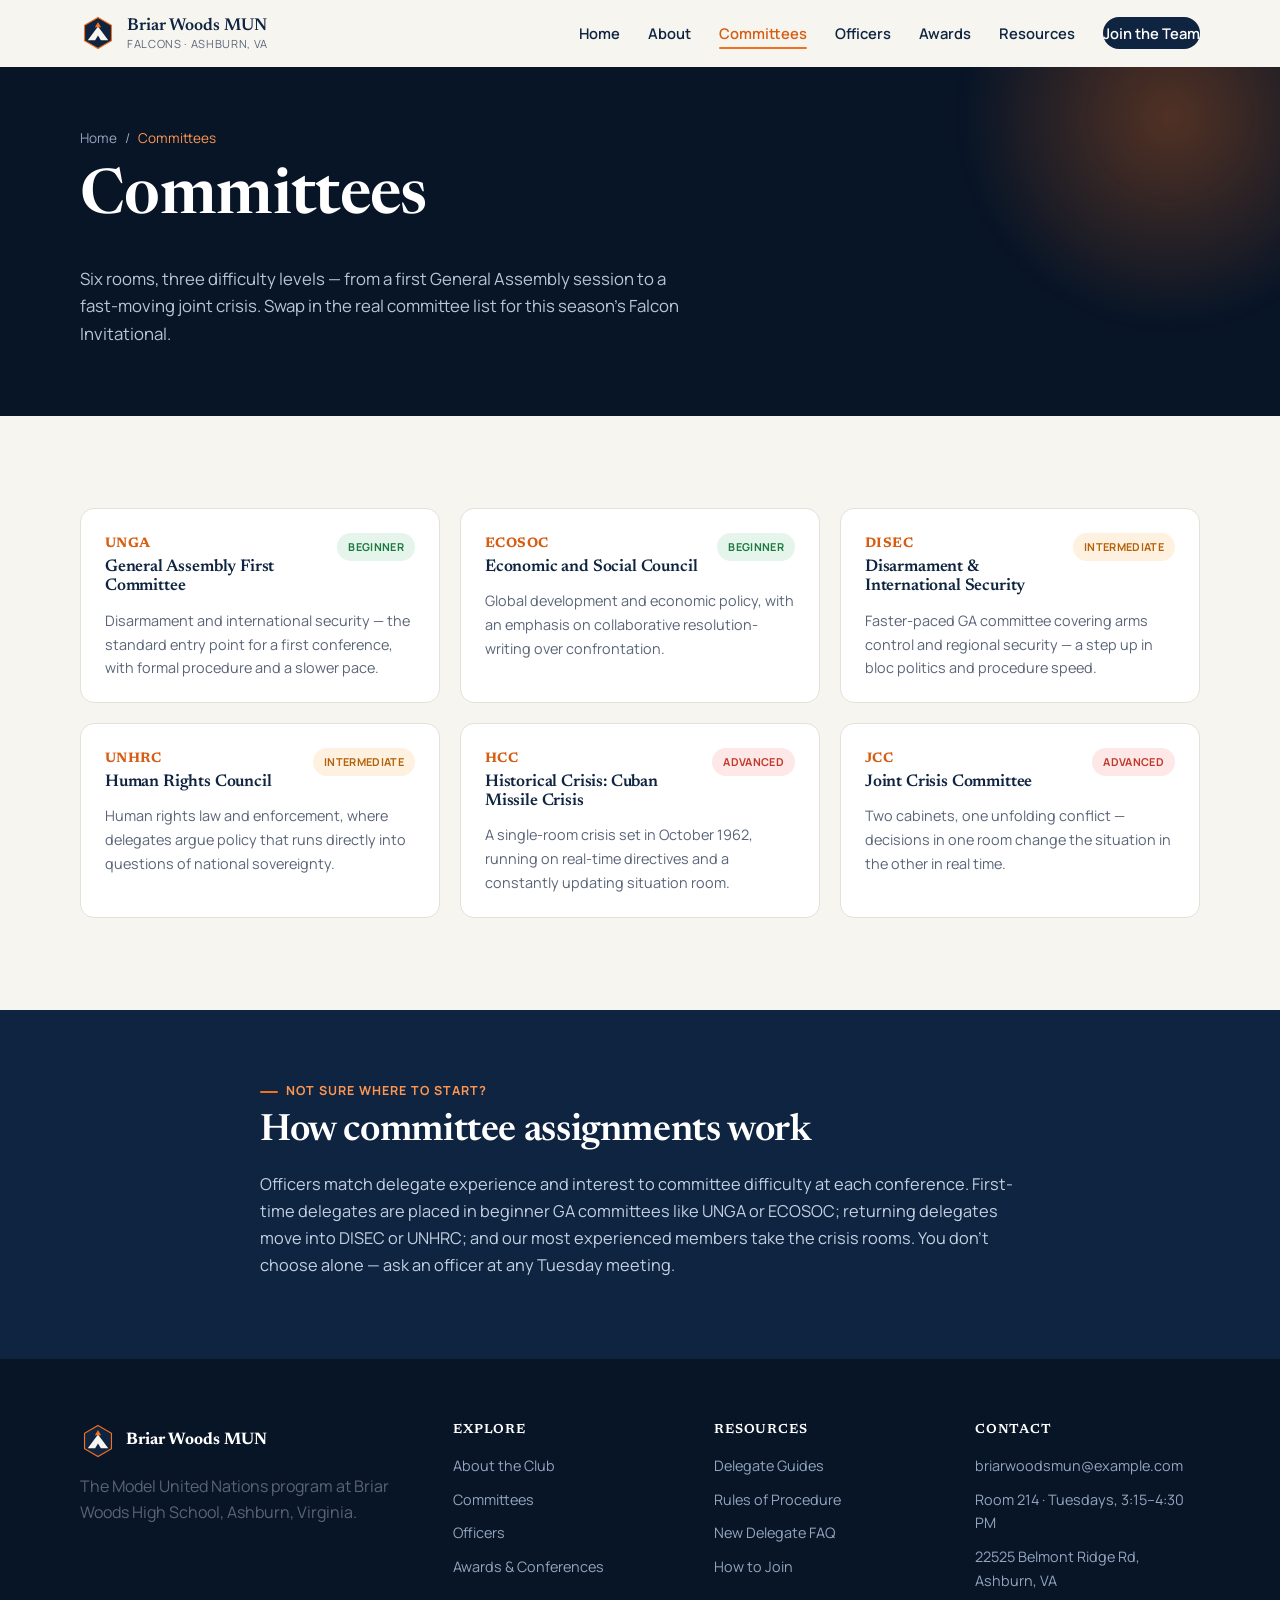
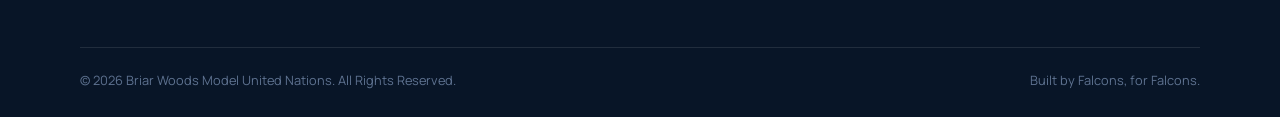
<file: committees.html>
<!DOCTYPE html>
<html lang="en">
<head>
<meta charset="UTF-8">
<meta name="viewport" content="width=device-width, initial-scale=1.0">
<title>Committees &mdash; Briar Woods Model United Nations</title>
<meta name="description" content="Committees offered at the Briar Woods MUN Falcon Invitational, from beginner General Assembly rooms to advanced crisis.">
<style>
/* =========================================================================
   BRIAR WOODS MODEL UNITED NATIONS — stylesheet
   Refined editorial design in the school's real colors (navy + orange).
   ========================================================================= */

@import url('https://fonts.googleapis.com/css2?family=Newsreader:ital,opsz,wght@0,6..72,400;0,6..72,500;0,6..72,600;0,6..72,700;1,6..72,500;1,6..72,600&family=Manrope:wght@400;500;600;700;800&display=swap');

:root{
  --navy-deep:#081527;
  --navy:#0E2440;
  --navy-mid:#173355;
  --orange:#F2701F;
  --orange-light:#FF9752;
  --orange-dark:#D65D12;
  --paper:#F7F5F0;
  --mist:#EFF3F8;
  --white:#FFFFFF;
  --ink:#12203A;
  --ink-soft:#5A6478;
  --line:#E4E1D8;
  --line-mist:#DCE3EC;
  --line-navy:rgba(255,255,255,.14);
  --shadow-sm:0 2px 12px rgba(8,21,39,.07);
  --shadow-md:0 16px 36px rgba(8,21,39,.14);
  --shadow-lg:0 32px 64px rgba(8,21,39,.24);
  --radius:14px;
  --radius-sm:9px;
  --font-serif:'Newsreader', Georgia, serif;
  --font-sans:'Manrope', system-ui, -apple-system, sans-serif;
  --ease:cubic-bezier(.22,.9,.32,1);
  --maxw:1180px;
}

*,*::before,*::after{ box-sizing:border-box; }
html{ scroll-behavior:smooth; }
body{
  margin:0; background:var(--paper); color:var(--ink); font-family:var(--font-sans);
  line-height:1.65; -webkit-font-smoothing:antialiased;
}
h1,h2,h3,h4{ font-family:var(--font-serif); color:var(--navy); margin:0 0 .48em; line-height:1.14; font-weight:600; letter-spacing:-.01em; }
h1{ font-size:clamp(2.5rem,5.2vw,3.9rem); }
h2{ font-size:clamp(1.7rem,3vw,2.35rem); }
h3{ font-size:1.22rem; }
p{ margin:0 0 1em; color:var(--ink-soft); }
a{ color:inherit; text-decoration:none; }
img{ max-width:100%; display:block; }
ul{ margin:0; padding:0; list-style:none; }
em{ font-style:italic; color:var(--orange); }

.wrap{ max-width:var(--maxw); margin:0 auto; padding:0 30px; }
.center{ text-align:center; }
.mt-8{margin-top:8px;} .mt-12{margin-top:12px;} .mt-16{margin-top:16px;}
.mt-24{margin-top:24px;} .mt-32{margin-top:32px;} .mt-48{margin-top:48px;}

.eyebrow{
  display:inline-flex; align-items:center; gap:8px;
  font-size:.78rem; font-weight:700; letter-spacing:.08em; text-transform:uppercase; color:var(--orange-dark);
}
.eyebrow::before{ content:''; width:18px; height:2px; background:var(--orange); border-radius:2px; }
.eyebrow.on-dark{ color:var(--orange-light); }

@media (prefers-reduced-motion: reduce){
  *{ animation-duration:.001ms !important; animation-iteration-count:1 !important; transition-duration:.001ms !important; scroll-behavior:auto !important; }
}

/* ============================= BUTTONS ================================= */
.btn{
  display:inline-flex; align-items:center; gap:9px; font-weight:700; font-size:.95rem;
  padding:14px 26px; border-radius:var(--radius-sm); border:1.5px solid transparent; cursor:pointer;
  transition:transform .28s var(--ease), box-shadow .28s var(--ease), background .25s var(--ease), color .25s var(--ease), border-color .25s var(--ease);
}
.btn svg{ width:16px; height:16px; transition:transform .25s var(--ease); }
.btn:hover svg{ transform:translateX(3px); }
.btn:focus-visible{ outline:2.5px solid var(--orange); outline-offset:3px; }

.btn-primary{ background:var(--orange); color:#fff; box-shadow:0 10px 24px rgba(242,112,31,.28); }
.btn-primary:hover{ background:var(--orange-dark); transform:translateY(-3px); box-shadow:0 18px 34px rgba(242,112,31,.36); }

.btn-ghost-dark{ background:transparent; border-color:rgba(255,255,255,.4); color:#fff; }
.btn-ghost-dark:hover{ background:rgba(255,255,255,.1); border-color:#fff; transform:translateY(-3px); }

.btn-ghost-light{ background:transparent; border-color:var(--navy); color:var(--navy); }
.btn-ghost-light:hover{ background:var(--navy); color:#fff; transform:translateY(-3px); }

.btn-navy{ background:var(--navy); color:#fff; box-shadow:var(--shadow-sm); }
.btn-navy:hover{ background:var(--navy-deep); transform:translateY(-3px); box-shadow:var(--shadow-md); }

/* ============================== HEADER ================================= */
.site-header{
  position:sticky; top:0; z-index:100; background:rgba(247,245,240,.86);
  backdrop-filter:blur(12px); -webkit-backdrop-filter:blur(12px);
  border-bottom:1px solid transparent; transition:border-color .3s ease, box-shadow .3s ease;
}
.site-header.is-scrolled{ border-bottom-color:var(--line); box-shadow:0 4px 20px rgba(8,21,39,.06); }
.nav{ max-width:var(--maxw); margin:0 auto; padding:15px 30px; display:flex; align-items:center; justify-content:space-between; gap:20px; }
.brand{ display:flex; align-items:center; gap:11px; }
.brand-mark{ width:36px; height:36px; flex-shrink:0; transition:transform .4s var(--ease); }
.brand:hover .brand-mark{ transform:rotate(-6deg); }
.brand-text{ display:flex; flex-direction:column; line-height:1.2; }
.brand-text strong{ font-family:var(--font-serif); font-size:1.08rem; color:var(--navy); font-weight:600; }
.brand-text span{ font-size:.7rem; letter-spacing:.06em; text-transform:uppercase; color:var(--ink-soft); }

.nav-links{ display:flex; align-items:center; gap:28px; }
.nav-links li a{ font-size:.92rem; font-weight:600; color:var(--navy); position:relative; padding:6px 0; transition:color .2s ease; }
.nav-links li a::after{ content:''; position:absolute; left:0; bottom:0; height:2px; background:var(--orange); width:0; transition:width .3s var(--ease); border-radius:2px; }
.nav-links li a:hover::after, .nav-links li a.active::after{ width:100%; }
.nav-links li a.active{ color:var(--orange-dark); }
.nav-cta{
  background:var(--navy); color:#fff !important; padding:11px 20px; border-radius:999px; font-weight:700;
  transition:background .25s ease, transform .25s ease, box-shadow .25s ease;
}
.nav-cta::after{ display:none; }
.nav-cta:hover{ background:var(--orange); transform:translateY(-2px); box-shadow:0 10px 22px rgba(242,112,31,.3); }

.nav-toggle{ display:none; background:none; border:none; font-size:1.5rem; color:var(--navy); cursor:pointer; }

@media (max-width:780px){
  .nav-toggle{ display:block; }
  .nav-links{
    position:fixed; inset:64px 0 0 0; background:var(--paper); flex-direction:column; align-items:stretch;
    padding:10px 30px 30px; transform:translateX(100%); transition:transform .4s var(--ease); overflow-y:auto;
    border-top:1px solid var(--line);
  }
  .nav-links.is-open{ transform:translateX(0); }
  .nav-links li{ border-bottom:1px solid var(--line); }
  .nav-links li a{ display:block; padding:16px 2px; }
  .nav-links li a.nav-cta{ display:block; text-align:center; margin:16px 0; }
}

/* ============================== HERO ==================================== */
.hero{ background:var(--navy-deep); color:#fff; position:relative; overflow:hidden; padding:84px 0 0; }
.hero-glow{
  position:absolute; width:640px; height:640px; border-radius:50%; top:-220px; right:-140px;
  background:radial-gradient(circle, rgba(242,112,31,.32), transparent 70%);
  filter:blur(10px); animation:pulse-glow 9s ease-in-out infinite alternate; pointer-events:none;
}
.hero-glow.two{ top:auto; bottom:-260px; left:-180px; right:auto; width:520px; height:520px;
  background:radial-gradient(circle, rgba(23,51,85,.9), transparent 70%); animation-delay:-4s; }
@keyframes pulse-glow{ 0%{ transform:scale(1); opacity:.7; } 100%{ transform:scale(1.15); opacity:1; } }

.hero-grid{ display:grid; grid-template-columns:1.1fr .9fr; gap:56px; align-items:center; position:relative; padding-bottom:70px; }
.hero-copy{ opacity:0; transform:translateY(16px); animation:rise .8s var(--ease) forwards; }
.hero-copy.d1{ animation-delay:.05s; } .hero-copy.d2{ animation-delay:.16s; }
.hero-copy.d3{ animation-delay:.27s; } .hero-copy.d4{ animation-delay:.38s; }
@keyframes rise{ to{ opacity:1; transform:translateY(0); } }

.hero h1{ color:#fff; }
.hero-sub{ color:#B9C6D9; font-size:1.1rem; max-width:48ch; }
.hero-actions{ display:flex; gap:14px; margin-top:8px; flex-wrap:wrap; }

.meeting-card{
  background:rgba(255,255,255,.05); border:1px solid rgba(255,255,255,.14); border-radius:var(--radius);
  padding:30px 30px 26px; backdrop-filter:blur(8px); box-shadow:var(--shadow-lg);
  opacity:0; transform:translateY(16px) scale(.98); animation:rise-card .9s var(--ease) forwards .3s;
}
@keyframes rise-card{ to{ opacity:1; transform:translateY(0) scale(1); } }
.meeting-card .eyebrow{ color:var(--orange-light); }
.meeting-when{ font-family:var(--font-serif); font-size:1.7rem; color:#fff; margin:10px 0 2px; }
.meeting-where{ color:#A9B9D1; font-size:.92rem; }
.meeting-divider{ height:1px; background:rgba(255,255,255,.14); margin:22px 0; }
.meeting-stats{ display:flex; justify-content:space-between; gap:10px; }
.meeting-stats div{ text-align:left; }
.meeting-stats strong{ display:block; font-family:var(--font-serif); font-size:1.5rem; color:#fff; }
.meeting-stats span{ font-size:.74rem; color:#8FA1BC; text-transform:uppercase; letter-spacing:.04em; }

/* ---------- stat strip ---------- */
.stat-strip{ background:var(--navy); }
.stat-row{ display:grid; grid-template-columns:repeat(4,1fr); }
.stat-cell{ padding:34px 22px; text-align:center; position:relative; }
.stat-cell + .stat-cell::before{ content:''; position:absolute; left:0; top:20%; bottom:20%; width:1px; background:rgba(255,255,255,.12); }
.stat-num{ font-family:var(--font-serif); font-size:2.15rem; color:#fff; font-weight:600; }
.stat-label{
  display:block; margin-top:8px; font-size:.76rem; color:#93A5BE; text-transform:uppercase; letter-spacing:.06em;
  position:relative; padding-bottom:10px;
}
.stat-label::after{
  content:''; position:absolute; bottom:0; left:50%; transform:translateX(-50%); width:0; height:2px; background:var(--orange);
  transition:width .5s var(--ease) .1s; border-radius:2px;
}
.stat-cell.in-view .stat-label::after{ width:26px; }

/* ============================== SECTIONS ================================ */
.section{ padding:92px 0; }
.section.tight{ padding:64px 0; }
.section.on-navy{ background:var(--navy); color:#fff; }
.section.on-mist{ background:var(--mist); }
.section-head{ max-width:640px; }
.section-head.center{ margin-left:auto; margin-right:auto; text-align:center; }
.section-head p{ font-size:1.03rem; }

.page-hero{ background:var(--navy-deep); color:#fff; padding:60px 0 52px; position:relative; overflow:hidden; }
.breadcrumb{ font-size:.85rem; color:#93A5BE; margin-bottom:14px; }
.breadcrumb a{ color:#93A5BE; transition:color .2s ease; } .breadcrumb a:hover{ color:#fff; }
.breadcrumb .sep{ margin:0 8px; } .breadcrumb .current{ color:var(--orange-light); }
.page-hero h1{ color:#fff; }
.page-hero p{ color:#B9C6D9; max-width:62ch; margin-top:12px; font-size:1.05rem; }

/* ============================= PILLAR CARDS ============================= */
.pillar-grid{ display:grid; grid-template-columns:repeat(4,1fr); gap:22px; }
.pillar{
  background:var(--white); border:1px solid var(--line); border-radius:var(--radius);
  padding:30px 26px; position:relative; overflow:hidden; transition:transform .35s var(--ease), box-shadow .35s var(--ease), border-color .35s ease;
}
.pillar::before{ content:''; position:absolute; left:0; top:0; bottom:0; width:3px; background:var(--orange); transform:scaleY(0); transform-origin:top; transition:transform .4s var(--ease); }
.pillar:hover{ transform:translateY(-8px); box-shadow:var(--shadow-md); border-color:transparent; }
.pillar:hover::before{ transform:scaleY(1); }
.pillar-num{ font-family:var(--font-serif); font-size:.9rem; color:var(--line); font-weight:600; }
.pillar h3{ margin:14px 0 8px; }
.pillar p{ font-size:.94rem; margin:0; }

/* ============================== CTA BANNER =============================== */
.cta-banner{
  background:linear-gradient(120deg, var(--navy) 0%, var(--navy-mid) 100%);
  border-radius:var(--radius); padding:40px 44px; color:#fff; position:relative; overflow:hidden;
  display:flex; align-items:center; justify-content:space-between; gap:26px; flex-wrap:wrap; box-shadow:var(--shadow-md);
}
.cta-banner::after{
  content:''; position:absolute; width:340px; height:340px; border-radius:50%; right:-120px; top:-140px;
  background:radial-gradient(circle, rgba(242,112,31,.28), transparent 70%);
}
.cta-banner h3{ color:#fff; margin-bottom:6px; position:relative; }
.cta-banner p{ color:#c9d6e6; margin:0; position:relative; }
.cta-banner .btn{ position:relative; }

/* ============================== OFFICER CARDS ============================= */
.officer-grid{ display:grid; grid-template-columns:repeat(4,1fr); gap:22px; }
.officer-card{
  background:var(--white); border:1px solid var(--line); border-radius:var(--radius); text-align:center;
  padding:30px 22px 26px; transition:transform .35s var(--ease), box-shadow .35s var(--ease);
}
.officer-card:hover{ transform:translateY(-8px); box-shadow:var(--shadow-md); }
.officer-card.on-navy{ background:var(--navy-mid); border-color:var(--line-navy); }
.avatar{
  width:64px; height:64px; margin:0 auto 16px; border-radius:50%; display:flex; align-items:center; justify-content:center;
  font-family:var(--font-serif); font-weight:600; font-size:1.05rem; color:#fff;
  background:linear-gradient(135deg, var(--navy) 0%, var(--orange) 145%);
  transition:transform .35s var(--ease);
}
.officer-card:hover .avatar{ transform:scale(1.08) rotate(-4deg); }
.officer-role{
  display:inline-block; font-size:.75rem; font-weight:700; color:var(--orange-dark); text-transform:uppercase;
  letter-spacing:.05em; margin:5px 0 10px;
}
.officer-card.on-navy .officer-role{ color:var(--orange-light); }
.officer-card.on-navy h3{ color:#fff; }
.officer-card.on-navy p{ color:#c3d0e2; }

/* ============================== COMMITTEES ================================ */
.committee-grid{ display:grid; grid-template-columns:repeat(3,1fr); gap:20px; }
.committee-card{
  background:var(--white); border:1px solid var(--line); border-radius:var(--radius); padding:24px 24px 22px;
  transition:transform .3s var(--ease), box-shadow .3s var(--ease);
}
.committee-card:hover{ transform:translateY(-6px); box-shadow:var(--shadow-md); }
.committee-head{ display:flex; justify-content:space-between; align-items:flex-start; gap:10px; margin-bottom:12px; }
.committee-abbr{ display:block; font-family:var(--font-serif); font-weight:700; color:var(--orange-dark); font-size:.86rem; letter-spacing:.03em; }
.committee-head h3{ margin:2px 0 0; font-size:1.06rem; }
.level{ flex-shrink:0; font-size:.68rem; font-weight:700; text-transform:uppercase; letter-spacing:.03em; padding:5px 11px; border-radius:999px; white-space:nowrap; }
.level.beg{ background:#E6F5EC; color:#1C7A41; }
.level.int{ background:#FFF1E0; color:#B3620A; }
.level.adv{ background:#FDE7E7; color:#C0392B; }
.committee-card p{ font-size:.9rem; margin:0; }

/* ============================== TIMELINE ================================== */
.timeline{ position:relative; padding-left:32px; }
.timeline::before{ content:''; position:absolute; left:5px; top:6px; bottom:6px; width:2px; background:var(--line); }
.tl-item{ position:relative; padding-bottom:36px; }
.tl-item:last-child{ padding-bottom:0; }
.tl-item::before{ content:''; position:absolute; left:-32px; top:3px; width:12px; height:12px; border-radius:50%; background:var(--orange); border:3px solid var(--paper); box-shadow:0 0 0 1.5px var(--orange); }
.tl-year{ font-size:.78rem; font-weight:700; text-transform:uppercase; letter-spacing:.06em; color:var(--orange-dark); }
.tl-item h3{ margin:6px 0 6px; }
.tl-item ul{ margin-top:10px; display:flex; flex-direction:column; gap:5px; }
.tl-item li{ font-size:.9rem; color:var(--ink-soft); padding-left:16px; position:relative; }
.tl-item li::before{ content:'\2013'; position:absolute; left:0; color:var(--orange); }

/* ============================== AWARD ROWS ================================= */
.award-row{
  display:flex; align-items:center; gap:16px; padding:18px 20px; border:1px solid var(--line); border-radius:var(--radius-sm);
  background:var(--white); transition:transform .25s var(--ease), box-shadow .25s var(--ease), border-color .25s ease;
}
.award-row:hover{ transform:translateX(4px); box-shadow:var(--shadow-sm); border-color:transparent; }
.award-icon{
  flex-shrink:0; width:42px; height:42px; border-radius:50%; display:flex; align-items:center; justify-content:center;
  background:#FFF1E0; color:var(--orange-dark);
}
.award-icon svg{ width:20px; height:20px; }
.award-row h4{ font-family:var(--font-serif); color:var(--navy); font-size:1.02rem; margin:0 0 2px; font-weight:600; }
.award-row p{ margin:0; font-size:.88rem; }

/* ============================== RESOURCES ================================= */
.resource-row{
  display:flex; justify-content:space-between; align-items:center; gap:20px; padding:22px 0; border-top:1px solid var(--line);
}
.resource-row:last-child{ border-bottom:1px solid var(--line); }
.resource-tags{ display:flex; gap:8px; margin-bottom:8px; }
.resource-tag{
  font-size:.68rem; font-weight:700; text-transform:uppercase; letter-spacing:.04em; color:var(--orange-dark);
  background:#FFF1E0; padding:4px 10px; border-radius:999px;
}
.resource-row h4{ font-family:var(--font-serif); color:var(--navy); font-size:1.04rem; margin:0 0 4px; font-weight:600; }
.resource-row p{ margin:0; font-size:.9rem; }

.glossary{ display:grid; grid-template-columns:repeat(2,1fr); gap:20px; }
.gloss-item{ background:var(--navy-mid); border-radius:var(--radius-sm); padding:24px 26px; transition:transform .3s var(--ease); }
.gloss-item:hover{ transform:translateY(-4px); }
.gloss-term{ font-size:.7rem; letter-spacing:.06em; text-transform:uppercase; color:var(--orange-light); font-weight:700; }
.gloss-item h3{ color:#fff; margin:8px 0 6px; font-size:1.05rem; }
.gloss-item p{ color:#c3d0e2; font-size:.88rem; margin:0; }

/* Accordion */
.accordion{ border-top:1px solid var(--line); }
.accordion-item{ border-bottom:1px solid var(--line); }
.accordion-btn{
  width:100%; background:none; border:none; text-align:left; cursor:pointer; display:flex; justify-content:space-between;
  align-items:center; gap:20px; padding:20px 2px; font-family:var(--font-serif); font-size:1.05rem; color:var(--navy);
  transition:color .2s ease;
}
.accordion-btn:hover{ color:var(--orange-dark); }
.accordion-btn .plus{ font-size:1.3rem; color:var(--orange); flex-shrink:0; transition:transform .35s var(--ease); font-family:var(--font-sans); }
.accordion-item.is-open .plus{ transform:rotate(45deg); }
.accordion-panel{ max-height:0; overflow:hidden; transition:max-height .4s var(--ease); }
.accordion-panel-inner{ padding:0 2px 22px; font-size:.96rem; color:var(--ink-soft); max-width:70ch; }

/* ============================== FORM / JOIN =============================== */
.info-strip{ display:grid; grid-template-columns:repeat(3,1fr); gap:22px; }
.info-card{
  background:var(--white); border:1px solid var(--line); border-radius:var(--radius); padding:28px 26px;
  transition:transform .3s var(--ease), box-shadow .3s var(--ease);
}
.info-card:hover{ transform:translateY(-6px); box-shadow:var(--shadow-md); }

form{ display:grid; gap:20px; }
.form-grid{ display:grid; grid-template-columns:1fr 1fr; gap:20px; }
.field.full{ grid-column:1 / -1; }
.field label{ display:block; font-size:.82rem; font-weight:700; color:var(--navy); margin-bottom:7px; }
.field.on-dark label{ color:#B9C6D9; }
.field input, .field select, .field textarea{
  width:100%; font-family:var(--font-sans); font-size:.96rem; color:var(--ink); padding:12px 14px;
  border-radius:var(--radius-sm); border:1.5px solid var(--line); background:var(--white);
  transition:border-color .2s ease, box-shadow .2s ease;
}
.field.on-dark input, .field.on-dark select, .field.on-dark textarea{
  background:rgba(255,255,255,.06); border-color:rgba(255,255,255,.22); color:#fff;
}
.field select option{ color:#000; }
.field input:focus, .field select:focus, .field textarea:focus{ outline:none; border-color:var(--orange); box-shadow:0 0 0 4px rgba(242,112,31,.15); }
.field textarea{ resize:vertical; min-height:110px; }

.form-success{
  display:none; align-items:center; gap:12px; background:rgba(46,164,101,.14); border:1px solid rgba(46,164,101,.4);
  color:#bdeccf; padding:14px 18px; border-radius:var(--radius-sm); font-size:.92rem;
}
.form-success.is-visible{ display:flex; animation:rise .5s var(--ease); }
.form-success svg{ width:20px; height:20px; color:#4ADE80; flex-shrink:0; }

/* ============================== FOOTER ===================================== */
.site-footer{ background:var(--navy-deep); color:#93A5BE; padding:64px 0 26px; }
.footer-grid{ display:grid; grid-template-columns:1.5fr 1fr 1fr 1fr; gap:36px; }
.footer-brand{ display:flex; align-items:center; gap:10px; margin-bottom:14px; }
.footer-brand strong{ font-family:var(--font-serif); color:#fff; font-size:1.05rem; }
.site-footer h4{ color:#fff; font-size:.82rem; text-transform:uppercase; letter-spacing:.06em; margin-bottom:16px; }
.site-footer ul li{ margin-bottom:10px; font-size:.9rem; }
.site-footer ul li a{ color:#93A5BE; transition:color .2s ease; } .site-footer ul li a:hover{ color:var(--orange-light); }
.footer-bottom{
  border-top:1px solid rgba(255,255,255,.1); margin-top:44px; padding-top:22px; display:flex;
  justify-content:space-between; flex-wrap:wrap; gap:8px; font-size:.8rem; color:#5E7290;
}

/* ============================== REVEAL ====================================== */
.reveal{ opacity:0; transform:translateY(20px); transition:opacity .7s var(--ease), transform .7s var(--ease); }
.reveal.in-view{ opacity:1; transform:translateY(0); }

/* ============================== RESPONSIVE =================================== */
@media (max-width:980px){
  .hero-grid{ grid-template-columns:1fr; }
  .pillar-grid, .officer-grid{ grid-template-columns:repeat(2,1fr); }
  .committee-grid{ grid-template-columns:repeat(2,1fr); }
  .stat-row{ grid-template-columns:repeat(2,1fr); row-gap:24px; }
  .stat-cell:nth-child(3)::before{ display:none; }
  .footer-grid{ grid-template-columns:1fr 1fr; }
  .glossary{ grid-template-columns:1fr; }
  .info-strip{ grid-template-columns:1fr; }
}
@media (max-width:680px){
  .pillar-grid, .officer-grid, .committee-grid{ grid-template-columns:1fr; }
  .form-grid{ grid-template-columns:1fr; }
  .cta-banner{ flex-direction:column; align-items:flex-start; }
  .footer-grid{ grid-template-columns:1fr; }
  .stat-row{ grid-template-columns:1fr 1fr; }
}

</style>
</head>
<body>
<header class="site-header">
<nav class="nav">
<a href="index.html" class="brand">
<svg class="brand-mark" viewBox="0 0 44 44" xmlns="http://www.w3.org/2000/svg" role="img" aria-label="Briar Woods MUN emblem">
<polygon points="22,3 38.45,12.5 38.45,31.5 22,41 5.55,31.5 5.55,12.5" fill="#0E2440" stroke="#F2701F" stroke-width="1.4"/>
<path d="M22 14 L34.5 31 L25.5 31 L22 25 L18.5 31 L9.5 31 Z" fill="#F7F5F0"/>
<path d="M22 8.5 L25.8 15 L18.2 15 Z" fill="#F2701F"/>
</svg>
<span class="brand-text"><strong>Briar Woods MUN</strong><span>Falcons &middot; Ashburn, VA</span></span>
</a>
<button class="nav-toggle" aria-label="Toggle navigation" aria-expanded="false">&#9776;</button>
<ul class="nav-links">
<li><a href="index.html">Home</a></li>
<li><a href="about.html">About</a></li>
<li><a href="committees.html">Committees</a></li>
<li><a href="officers.html">Officers</a></li>
<li><a href="awards.html">Awards</a></li>
<li><a href="resources.html">Resources</a></li>
<li><a href="join.html" class="nav-cta">Join the Team</a></li>
</ul>
</nav>
</header>

<section class="page-hero">
<div class="hero-glow" style="width:420px;height:420px;top:-160px;right:-100px;"></div>
<div class="wrap" style="position:relative;">
<div class="breadcrumb"><a href="index.html">Home</a><span class="sep">/</span><span class="current">Committees</span></div>
<h1>Committees</h1>
<p>Six rooms, three difficulty levels &mdash; from a first General Assembly session to a fast-moving joint crisis. Swap in the real committee list for this season's Falcon Invitational.</p>
</div>
</section>

<section class="section">
<div class="wrap">
<div class="committee-grid">
<div class="committee-card">
<div class="committee-head">
<div><span class="committee-abbr">UNGA</span><h3>General Assembly First Committee</h3></div>
<span class="level beg">Beginner</span>
</div>
<p>Disarmament and international security &mdash; the standard entry point for a first conference, with formal procedure and a slower pace.</p>
</div>
<div class="committee-card">
<div class="committee-head">
<div><span class="committee-abbr">ECOSOC</span><h3>Economic and Social Council</h3></div>
<span class="level beg">Beginner</span>
</div>
<p>Global development and economic policy, with an emphasis on collaborative resolution-writing over confrontation.</p>
</div>
<div class="committee-card">
<div class="committee-head">
<div><span class="committee-abbr">DISEC</span><h3>Disarmament &amp; International Security</h3></div>
<span class="level int">Intermediate</span>
</div>
<p>Faster-paced GA committee covering arms control and regional security &mdash; a step up in bloc politics and procedure speed.</p>
</div>
<div class="committee-card">
<div class="committee-head">
<div><span class="committee-abbr">UNHRC</span><h3>Human Rights Council</h3></div>
<span class="level int">Intermediate</span>
</div>
<p>Human rights law and enforcement, where delegates argue policy that runs directly into questions of national sovereignty.</p>
</div>
<div class="committee-card">
<div class="committee-head">
<div><span class="committee-abbr">HCC</span><h3>Historical Crisis: Cuban Missile Crisis</h3></div>
<span class="level adv">Advanced</span>
</div>
<p>A single-room crisis set in October 1962, running on real-time directives and a constantly updating situation room.</p>
</div>
<div class="committee-card">
<div class="committee-head">
<div><span class="committee-abbr">JCC</span><h3>Joint Crisis Committee</h3></div>
<span class="level adv">Advanced</span>
</div>
<p>Two cabinets, one unfolding conflict &mdash; decisions in one room change the situation in the other in real time.</p>
</div>
</div>
</div>
</section>

<section class="section on-navy tight">
<div class="wrap" style="max-width:820px;">
<span class="eyebrow on-dark">Not Sure Where to Start?</span>
<h2 class="mt-8" style="color:#fff;">How committee assignments work</h2>
<p class="mt-16" style="color:#c3d0e2; font-size:1.02rem;">Officers match delegate experience and interest to committee difficulty at each conference. First-time delegates are placed in beginner GA committees like UNGA or ECOSOC; returning delegates move into DISEC or UNHRC; and our most experienced members take the crisis rooms. You don't choose alone &mdash; ask an officer at any Tuesday meeting.</p>
</div>
</section>

<footer class="site-footer">
<div class="wrap">
<div class="footer-grid">
<div>
<div class="footer-brand">
<svg class="brand-mark" width="34" height="34" viewBox="0 0 44 44" xmlns="http://www.w3.org/2000/svg">
<polygon points="22,3 38.45,12.5 38.45,31.5 22,41 5.55,31.5 5.55,12.5" fill="#0E2440" stroke="#F2701F" stroke-width="1.4"/>
<path d="M22 14 L34.5 31 L25.5 31 L22 25 L18.5 31 L9.5 31 Z" fill="#F7F5F0"/>
<path d="M22 8.5 L25.8 15 L18.2 15 Z" fill="#F2701F"/>
</svg>
<strong>Briar Woods MUN</strong>
</div>
<p>The Model United Nations program at Briar Woods High School, Ashburn, Virginia.</p>
</div>
<div>
<h4>Explore</h4>
<ul>
<li><a href="about.html">About the Club</a></li>
<li><a href="committees.html">Committees</a></li>
<li><a href="officers.html">Officers</a></li>
<li><a href="awards.html">Awards &amp; Conferences</a></li>
</ul>
</div>
<div>
<h4>Resources</h4>
<ul>
<li><a href="resources.html">Delegate Guides</a></li>
<li><a href="resources.html#procedure">Rules of Procedure</a></li>
<li><a href="resources.html#faq">New Delegate FAQ</a></li>
<li><a href="join.html">How to Join</a></li>
</ul>
</div>
<div>
<h4>Contact</h4>
<ul>
<li>briarwoodsmun@example.com</li>
<li>Room 214 &middot; Tuesdays, 3:15&ndash;4:30 PM</li>
<li>22525 Belmont Ridge Rd, Ashburn, VA</li>
</ul>
</div>
</div>
<div class="footer-bottom">
<span>&copy; 2026 Briar Woods Model United Nations. All Rights Reserved.</span>
<span>Built by Falcons, for Falcons.</span>
</div>
</div>
</footer>
<script>
/* =========================================================================
   BRIAR WOODS MODEL UNITED NATIONS — site script
   ========================================================================= */
document.addEventListener('DOMContentLoaded', () => {

  /* ---- sticky header shadow ---- */
  const header = document.querySelector('.site-header');
  if (header) {
    const onScroll = () => header.classList.toggle('is-scrolled', window.scrollY > 10);
    onScroll();
    window.addEventListener('scroll', onScroll, { passive:true });
  }

  /* ---- mobile nav ---- */
  const navToggle = document.querySelector('.nav-toggle');
  const navLinks = document.querySelector('.nav-links');
  if (navToggle && navLinks) {
    navToggle.addEventListener('click', () => {
      const open = navLinks.classList.toggle('is-open');
      navToggle.setAttribute('aria-expanded', String(open));
      navToggle.innerHTML = open ? '&times;' : '&#9776;';
    });
    navLinks.querySelectorAll('a').forEach(a => a.addEventListener('click', () => {
      navLinks.classList.remove('is-open');
      navToggle.setAttribute('aria-expanded','false');
      navToggle.innerHTML = '&#9776;';
    }));
  }

  /* ---- active nav link ---- */
  const current = (location.pathname.split('/').pop() || 'index.html');
  document.querySelectorAll('.nav-links a').forEach(a => {
    if (a.getAttribute('href') === current) a.classList.add('active');
  });

  /* ---- live "next meeting" calculator (meets Tuesdays, 3:15 PM) ---- */
  const meetingEl = document.getElementById('next-meeting');
  if (meetingEl) {
    const now = new Date();
    const target = new Date(now);
    target.setHours(15, 15, 0, 0);
    const MEETING_DAY = 2; // Tuesday
    let daysUntil = (MEETING_DAY - now.getDay() + 7) % 7;
    if (daysUntil === 0 && now > target) daysUntil = 7;
    target.setDate(now.getDate() + daysUntil);
    const label = daysUntil === 0 ? 'Today' : target.toLocaleDateString('en-US', { weekday:'long', month:'short', day:'numeric' });
    meetingEl.textContent = `${label} \u00b7 3:15 PM`;
  }

  /* ---- animated counters ---- */
  const counters = document.querySelectorAll('[data-count]');
  if (counters.length && 'IntersectionObserver' in window) {
    const run = (el) => {
      const target = parseInt(el.getAttribute('data-count'), 10) || 0;
      const suffix = el.getAttribute('data-suffix') || '';
      const dur = 1300, start = performance.now();
      const step = (now) => {
        const p = Math.min((now - start) / dur, 1);
        const eased = 1 - Math.pow(1 - p, 3);
        el.textContent = Math.round(eased * target) + suffix;
        if (p < 1) requestAnimationFrame(step);
      };
      requestAnimationFrame(step);
    };
    const obs = new IntersectionObserver((entries) => {
      entries.forEach(e => {
        if (e.isIntersecting) {
          run(e.target);
          e.target.closest('.stat-cell')?.classList.add('in-view');
          obs.unobserve(e.target);
        }
      });
    }, { threshold:.5 });
    counters.forEach(c => obs.observe(c));
  }

  /* ---- scroll reveal ---- */
  const revealSel = '.pillar, .officer-card, .committee-card, .tl-item, .award-row, .info-card, .gloss-item, .resource-row, .cta-banner, .section-head';
  const revealEls = document.querySelectorAll(revealSel);
  if (revealEls.length && 'IntersectionObserver' in window) {
    revealEls.forEach(el => el.classList.add('reveal'));
    const ro = new IntersectionObserver((entries) => {
      entries.forEach((entry, i) => {
        if (entry.isIntersecting) {
          setTimeout(() => entry.target.classList.add('in-view'), (i % 5) * 80);
          ro.unobserve(entry.target);
        }
      });
    }, { threshold:.12 });
    revealEls.forEach(el => ro.observe(el));
  }

  /* ---- accordion ---- */
  document.querySelectorAll('.accordion-item').forEach(item => {
    const btn = item.querySelector('.accordion-btn');
    const panel = item.querySelector('.accordion-panel');
    if (!btn || !panel) return;
    btn.addEventListener('click', () => {
      const isOpen = item.classList.contains('is-open');
      document.querySelectorAll('.accordion-item.is-open').forEach(other => {
        if (other !== item) {
          other.classList.remove('is-open');
          other.querySelector('.accordion-panel').style.maxHeight = null;
        }
      });
      item.classList.toggle('is-open', !isOpen);
      panel.style.maxHeight = !isOpen ? panel.scrollHeight + 'px' : null;
    });
  });

  /* ---- join form ---- */
  const form = document.getElementById('join-form');
  if (form) {
    form.addEventListener('submit', (e) => {
      e.preventDefault();
      const success = document.getElementById('form-success');
      if (success) success.classList.add('is-visible');
      form.reset();
    });
  }

});

</script>
</body>
</html>
</file>
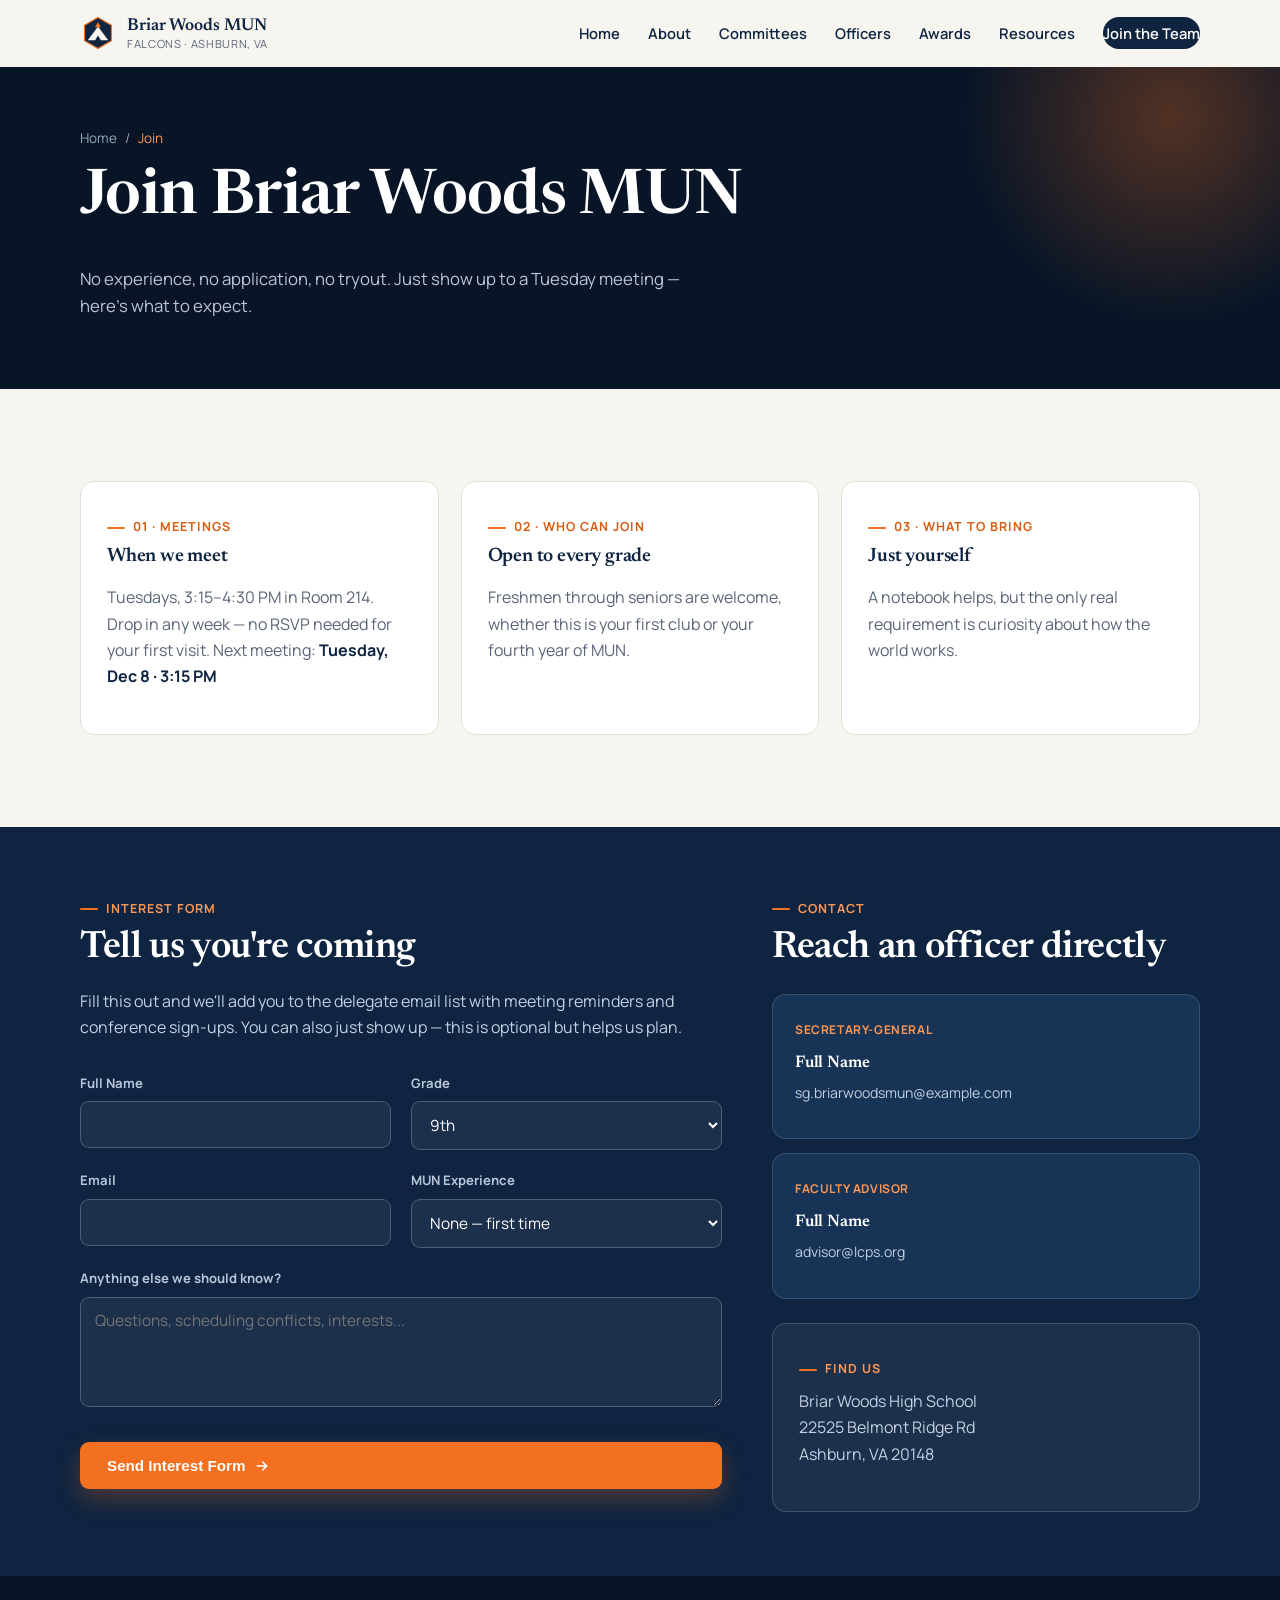
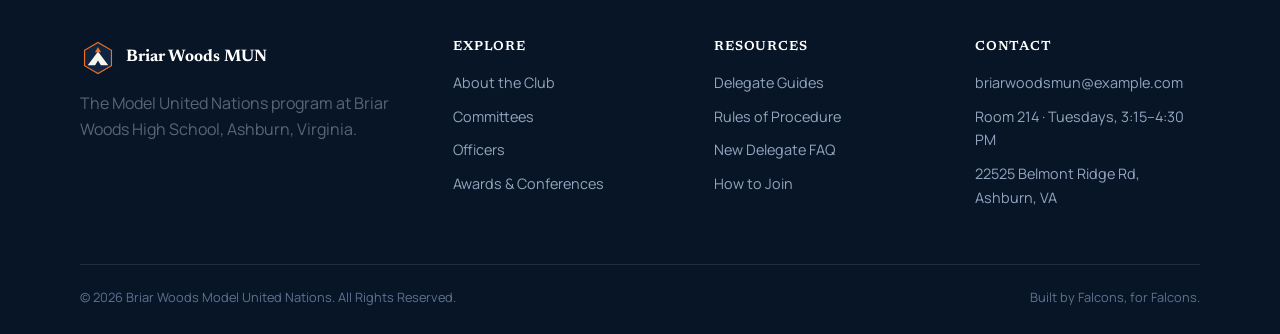
<file: join.html>
<!DOCTYPE html>
<html lang="en">
<head>
<meta charset="UTF-8">
<meta name="viewport" content="width=device-width, initial-scale=1.0">
<title>Join &mdash; Briar Woods Model United Nations</title>
<meta name="description" content="Join Briar Woods Model United Nations. Meeting times, how to get started, and an interest form.">
<style>
/* =========================================================================
   BRIAR WOODS MODEL UNITED NATIONS — stylesheet
   Refined editorial design in the school's real colors (navy + orange).
   ========================================================================= */

@import url('https://fonts.googleapis.com/css2?family=Newsreader:ital,opsz,wght@0,6..72,400;0,6..72,500;0,6..72,600;0,6..72,700;1,6..72,500;1,6..72,600&family=Manrope:wght@400;500;600;700;800&display=swap');

:root{
  --navy-deep:#081527;
  --navy:#0E2440;
  --navy-mid:#173355;
  --orange:#F2701F;
  --orange-light:#FF9752;
  --orange-dark:#D65D12;
  --paper:#F7F5F0;
  --mist:#EFF3F8;
  --white:#FFFFFF;
  --ink:#12203A;
  --ink-soft:#5A6478;
  --line:#E4E1D8;
  --line-mist:#DCE3EC;
  --line-navy:rgba(255,255,255,.14);
  --shadow-sm:0 2px 12px rgba(8,21,39,.07);
  --shadow-md:0 16px 36px rgba(8,21,39,.14);
  --shadow-lg:0 32px 64px rgba(8,21,39,.24);
  --radius:14px;
  --radius-sm:9px;
  --font-serif:'Newsreader', Georgia, serif;
  --font-sans:'Manrope', system-ui, -apple-system, sans-serif;
  --ease:cubic-bezier(.22,.9,.32,1);
  --maxw:1180px;
}

*,*::before,*::after{ box-sizing:border-box; }
html{ scroll-behavior:smooth; }
body{
  margin:0; background:var(--paper); color:var(--ink); font-family:var(--font-sans);
  line-height:1.65; -webkit-font-smoothing:antialiased;
}
h1,h2,h3,h4{ font-family:var(--font-serif); color:var(--navy); margin:0 0 .48em; line-height:1.14; font-weight:600; letter-spacing:-.01em; }
h1{ font-size:clamp(2.5rem,5.2vw,3.9rem); }
h2{ font-size:clamp(1.7rem,3vw,2.35rem); }
h3{ font-size:1.22rem; }
p{ margin:0 0 1em; color:var(--ink-soft); }
a{ color:inherit; text-decoration:none; }
img{ max-width:100%; display:block; }
ul{ margin:0; padding:0; list-style:none; }
em{ font-style:italic; color:var(--orange); }

.wrap{ max-width:var(--maxw); margin:0 auto; padding:0 30px; }
.center{ text-align:center; }
.mt-8{margin-top:8px;} .mt-12{margin-top:12px;} .mt-16{margin-top:16px;}
.mt-24{margin-top:24px;} .mt-32{margin-top:32px;} .mt-48{margin-top:48px;}

.eyebrow{
  display:inline-flex; align-items:center; gap:8px;
  font-size:.78rem; font-weight:700; letter-spacing:.08em; text-transform:uppercase; color:var(--orange-dark);
}
.eyebrow::before{ content:''; width:18px; height:2px; background:var(--orange); border-radius:2px; }
.eyebrow.on-dark{ color:var(--orange-light); }

@media (prefers-reduced-motion: reduce){
  *{ animation-duration:.001ms !important; animation-iteration-count:1 !important; transition-duration:.001ms !important; scroll-behavior:auto !important; }
}

/* ============================= BUTTONS ================================= */
.btn{
  display:inline-flex; align-items:center; gap:9px; font-weight:700; font-size:.95rem;
  padding:14px 26px; border-radius:var(--radius-sm); border:1.5px solid transparent; cursor:pointer;
  transition:transform .28s var(--ease), box-shadow .28s var(--ease), background .25s var(--ease), color .25s var(--ease), border-color .25s var(--ease);
}
.btn svg{ width:16px; height:16px; transition:transform .25s var(--ease); }
.btn:hover svg{ transform:translateX(3px); }
.btn:focus-visible{ outline:2.5px solid var(--orange); outline-offset:3px; }

.btn-primary{ background:var(--orange); color:#fff; box-shadow:0 10px 24px rgba(242,112,31,.28); }
.btn-primary:hover{ background:var(--orange-dark); transform:translateY(-3px); box-shadow:0 18px 34px rgba(242,112,31,.36); }

.btn-ghost-dark{ background:transparent; border-color:rgba(255,255,255,.4); color:#fff; }
.btn-ghost-dark:hover{ background:rgba(255,255,255,.1); border-color:#fff; transform:translateY(-3px); }

.btn-ghost-light{ background:transparent; border-color:var(--navy); color:var(--navy); }
.btn-ghost-light:hover{ background:var(--navy); color:#fff; transform:translateY(-3px); }

.btn-navy{ background:var(--navy); color:#fff; box-shadow:var(--shadow-sm); }
.btn-navy:hover{ background:var(--navy-deep); transform:translateY(-3px); box-shadow:var(--shadow-md); }

/* ============================== HEADER ================================= */
.site-header{
  position:sticky; top:0; z-index:100; background:rgba(247,245,240,.86);
  backdrop-filter:blur(12px); -webkit-backdrop-filter:blur(12px);
  border-bottom:1px solid transparent; transition:border-color .3s ease, box-shadow .3s ease;
}
.site-header.is-scrolled{ border-bottom-color:var(--line); box-shadow:0 4px 20px rgba(8,21,39,.06); }
.nav{ max-width:var(--maxw); margin:0 auto; padding:15px 30px; display:flex; align-items:center; justify-content:space-between; gap:20px; }
.brand{ display:flex; align-items:center; gap:11px; }
.brand-mark{ width:36px; height:36px; flex-shrink:0; transition:transform .4s var(--ease); }
.brand:hover .brand-mark{ transform:rotate(-6deg); }
.brand-text{ display:flex; flex-direction:column; line-height:1.2; }
.brand-text strong{ font-family:var(--font-serif); font-size:1.08rem; color:var(--navy); font-weight:600; }
.brand-text span{ font-size:.7rem; letter-spacing:.06em; text-transform:uppercase; color:var(--ink-soft); }

.nav-links{ display:flex; align-items:center; gap:28px; }
.nav-links li a{ font-size:.92rem; font-weight:600; color:var(--navy); position:relative; padding:6px 0; transition:color .2s ease; }
.nav-links li a::after{ content:''; position:absolute; left:0; bottom:0; height:2px; background:var(--orange); width:0; transition:width .3s var(--ease); border-radius:2px; }
.nav-links li a:hover::after, .nav-links li a.active::after{ width:100%; }
.nav-links li a.active{ color:var(--orange-dark); }
.nav-cta{
  background:var(--navy); color:#fff !important; padding:11px 20px; border-radius:999px; font-weight:700;
  transition:background .25s ease, transform .25s ease, box-shadow .25s ease;
}
.nav-cta::after{ display:none; }
.nav-cta:hover{ background:var(--orange); transform:translateY(-2px); box-shadow:0 10px 22px rgba(242,112,31,.3); }

.nav-toggle{ display:none; background:none; border:none; font-size:1.5rem; color:var(--navy); cursor:pointer; }

@media (max-width:780px){
  .nav-toggle{ display:block; }
  .nav-links{
    position:fixed; inset:64px 0 0 0; background:var(--paper); flex-direction:column; align-items:stretch;
    padding:10px 30px 30px; transform:translateX(100%); transition:transform .4s var(--ease); overflow-y:auto;
    border-top:1px solid var(--line);
  }
  .nav-links.is-open{ transform:translateX(0); }
  .nav-links li{ border-bottom:1px solid var(--line); }
  .nav-links li a{ display:block; padding:16px 2px; }
  .nav-links li a.nav-cta{ display:block; text-align:center; margin:16px 0; }
}

/* ============================== HERO ==================================== */
.hero{ background:var(--navy-deep); color:#fff; position:relative; overflow:hidden; padding:84px 0 0; }
.hero-glow{
  position:absolute; width:640px; height:640px; border-radius:50%; top:-220px; right:-140px;
  background:radial-gradient(circle, rgba(242,112,31,.32), transparent 70%);
  filter:blur(10px); animation:pulse-glow 9s ease-in-out infinite alternate; pointer-events:none;
}
.hero-glow.two{ top:auto; bottom:-260px; left:-180px; right:auto; width:520px; height:520px;
  background:radial-gradient(circle, rgba(23,51,85,.9), transparent 70%); animation-delay:-4s; }
@keyframes pulse-glow{ 0%{ transform:scale(1); opacity:.7; } 100%{ transform:scale(1.15); opacity:1; } }

.hero-grid{ display:grid; grid-template-columns:1.1fr .9fr; gap:56px; align-items:center; position:relative; padding-bottom:70px; }
.hero-copy{ opacity:0; transform:translateY(16px); animation:rise .8s var(--ease) forwards; }
.hero-copy.d1{ animation-delay:.05s; } .hero-copy.d2{ animation-delay:.16s; }
.hero-copy.d3{ animation-delay:.27s; } .hero-copy.d4{ animation-delay:.38s; }
@keyframes rise{ to{ opacity:1; transform:translateY(0); } }

.hero h1{ color:#fff; }
.hero-sub{ color:#B9C6D9; font-size:1.1rem; max-width:48ch; }
.hero-actions{ display:flex; gap:14px; margin-top:8px; flex-wrap:wrap; }

.meeting-card{
  background:rgba(255,255,255,.05); border:1px solid rgba(255,255,255,.14); border-radius:var(--radius);
  padding:30px 30px 26px; backdrop-filter:blur(8px); box-shadow:var(--shadow-lg);
  opacity:0; transform:translateY(16px) scale(.98); animation:rise-card .9s var(--ease) forwards .3s;
}
@keyframes rise-card{ to{ opacity:1; transform:translateY(0) scale(1); } }
.meeting-card .eyebrow{ color:var(--orange-light); }
.meeting-when{ font-family:var(--font-serif); font-size:1.7rem; color:#fff; margin:10px 0 2px; }
.meeting-where{ color:#A9B9D1; font-size:.92rem; }
.meeting-divider{ height:1px; background:rgba(255,255,255,.14); margin:22px 0; }
.meeting-stats{ display:flex; justify-content:space-between; gap:10px; }
.meeting-stats div{ text-align:left; }
.meeting-stats strong{ display:block; font-family:var(--font-serif); font-size:1.5rem; color:#fff; }
.meeting-stats span{ font-size:.74rem; color:#8FA1BC; text-transform:uppercase; letter-spacing:.04em; }

/* ---------- stat strip ---------- */
.stat-strip{ background:var(--navy); }
.stat-row{ display:grid; grid-template-columns:repeat(4,1fr); }
.stat-cell{ padding:34px 22px; text-align:center; position:relative; }
.stat-cell + .stat-cell::before{ content:''; position:absolute; left:0; top:20%; bottom:20%; width:1px; background:rgba(255,255,255,.12); }
.stat-num{ font-family:var(--font-serif); font-size:2.15rem; color:#fff; font-weight:600; }
.stat-label{
  display:block; margin-top:8px; font-size:.76rem; color:#93A5BE; text-transform:uppercase; letter-spacing:.06em;
  position:relative; padding-bottom:10px;
}
.stat-label::after{
  content:''; position:absolute; bottom:0; left:50%; transform:translateX(-50%); width:0; height:2px; background:var(--orange);
  transition:width .5s var(--ease) .1s; border-radius:2px;
}
.stat-cell.in-view .stat-label::after{ width:26px; }

/* ============================== SECTIONS ================================ */
.section{ padding:92px 0; }
.section.tight{ padding:64px 0; }
.section.on-navy{ background:var(--navy); color:#fff; }
.section.on-mist{ background:var(--mist); }
.section-head{ max-width:640px; }
.section-head.center{ margin-left:auto; margin-right:auto; text-align:center; }
.section-head p{ font-size:1.03rem; }

.page-hero{ background:var(--navy-deep); color:#fff; padding:60px 0 52px; position:relative; overflow:hidden; }
.breadcrumb{ font-size:.85rem; color:#93A5BE; margin-bottom:14px; }
.breadcrumb a{ color:#93A5BE; transition:color .2s ease; } .breadcrumb a:hover{ color:#fff; }
.breadcrumb .sep{ margin:0 8px; } .breadcrumb .current{ color:var(--orange-light); }
.page-hero h1{ color:#fff; }
.page-hero p{ color:#B9C6D9; max-width:62ch; margin-top:12px; font-size:1.05rem; }

/* ============================= PILLAR CARDS ============================= */
.pillar-grid{ display:grid; grid-template-columns:repeat(4,1fr); gap:22px; }
.pillar{
  background:var(--white); border:1px solid var(--line); border-radius:var(--radius);
  padding:30px 26px; position:relative; overflow:hidden; transition:transform .35s var(--ease), box-shadow .35s var(--ease), border-color .35s ease;
}
.pillar::before{ content:''; position:absolute; left:0; top:0; bottom:0; width:3px; background:var(--orange); transform:scaleY(0); transform-origin:top; transition:transform .4s var(--ease); }
.pillar:hover{ transform:translateY(-8px); box-shadow:var(--shadow-md); border-color:transparent; }
.pillar:hover::before{ transform:scaleY(1); }
.pillar-num{ font-family:var(--font-serif); font-size:.9rem; color:var(--line); font-weight:600; }
.pillar h3{ margin:14px 0 8px; }
.pillar p{ font-size:.94rem; margin:0; }

/* ============================== CTA BANNER =============================== */
.cta-banner{
  background:linear-gradient(120deg, var(--navy) 0%, var(--navy-mid) 100%);
  border-radius:var(--radius); padding:40px 44px; color:#fff; position:relative; overflow:hidden;
  display:flex; align-items:center; justify-content:space-between; gap:26px; flex-wrap:wrap; box-shadow:var(--shadow-md);
}
.cta-banner::after{
  content:''; position:absolute; width:340px; height:340px; border-radius:50%; right:-120px; top:-140px;
  background:radial-gradient(circle, rgba(242,112,31,.28), transparent 70%);
}
.cta-banner h3{ color:#fff; margin-bottom:6px; position:relative; }
.cta-banner p{ color:#c9d6e6; margin:0; position:relative; }
.cta-banner .btn{ position:relative; }

/* ============================== OFFICER CARDS ============================= */
.officer-grid{ display:grid; grid-template-columns:repeat(4,1fr); gap:22px; }
.officer-card{
  background:var(--white); border:1px solid var(--line); border-radius:var(--radius); text-align:center;
  padding:30px 22px 26px; transition:transform .35s var(--ease), box-shadow .35s var(--ease);
}
.officer-card:hover{ transform:translateY(-8px); box-shadow:var(--shadow-md); }
.officer-card.on-navy{ background:var(--navy-mid); border-color:var(--line-navy); }
.avatar{
  width:64px; height:64px; margin:0 auto 16px; border-radius:50%; display:flex; align-items:center; justify-content:center;
  font-family:var(--font-serif); font-weight:600; font-size:1.05rem; color:#fff;
  background:linear-gradient(135deg, var(--navy) 0%, var(--orange) 145%);
  transition:transform .35s var(--ease);
}
.officer-card:hover .avatar{ transform:scale(1.08) rotate(-4deg); }
.officer-role{
  display:inline-block; font-size:.75rem; font-weight:700; color:var(--orange-dark); text-transform:uppercase;
  letter-spacing:.05em; margin:5px 0 10px;
}
.officer-card.on-navy .officer-role{ color:var(--orange-light); }
.officer-card.on-navy h3{ color:#fff; }
.officer-card.on-navy p{ color:#c3d0e2; }

/* ============================== COMMITTEES ================================ */
.committee-grid{ display:grid; grid-template-columns:repeat(3,1fr); gap:20px; }
.committee-card{
  background:var(--white); border:1px solid var(--line); border-radius:var(--radius); padding:24px 24px 22px;
  transition:transform .3s var(--ease), box-shadow .3s var(--ease);
}
.committee-card:hover{ transform:translateY(-6px); box-shadow:var(--shadow-md); }
.committee-head{ display:flex; justify-content:space-between; align-items:flex-start; gap:10px; margin-bottom:12px; }
.committee-abbr{ display:block; font-family:var(--font-serif); font-weight:700; color:var(--orange-dark); font-size:.86rem; letter-spacing:.03em; }
.committee-head h3{ margin:2px 0 0; font-size:1.06rem; }
.level{ flex-shrink:0; font-size:.68rem; font-weight:700; text-transform:uppercase; letter-spacing:.03em; padding:5px 11px; border-radius:999px; white-space:nowrap; }
.level.beg{ background:#E6F5EC; color:#1C7A41; }
.level.int{ background:#FFF1E0; color:#B3620A; }
.level.adv{ background:#FDE7E7; color:#C0392B; }
.committee-card p{ font-size:.9rem; margin:0; }

/* ============================== TIMELINE ================================== */
.timeline{ position:relative; padding-left:32px; }
.timeline::before{ content:''; position:absolute; left:5px; top:6px; bottom:6px; width:2px; background:var(--line); }
.tl-item{ position:relative; padding-bottom:36px; }
.tl-item:last-child{ padding-bottom:0; }
.tl-item::before{ content:''; position:absolute; left:-32px; top:3px; width:12px; height:12px; border-radius:50%; background:var(--orange); border:3px solid var(--paper); box-shadow:0 0 0 1.5px var(--orange); }
.tl-year{ font-size:.78rem; font-weight:700; text-transform:uppercase; letter-spacing:.06em; color:var(--orange-dark); }
.tl-item h3{ margin:6px 0 6px; }
.tl-item ul{ margin-top:10px; display:flex; flex-direction:column; gap:5px; }
.tl-item li{ font-size:.9rem; color:var(--ink-soft); padding-left:16px; position:relative; }
.tl-item li::before{ content:'\2013'; position:absolute; left:0; color:var(--orange); }

/* ============================== AWARD ROWS ================================= */
.award-row{
  display:flex; align-items:center; gap:16px; padding:18px 20px; border:1px solid var(--line); border-radius:var(--radius-sm);
  background:var(--white); transition:transform .25s var(--ease), box-shadow .25s var(--ease), border-color .25s ease;
}
.award-row:hover{ transform:translateX(4px); box-shadow:var(--shadow-sm); border-color:transparent; }
.award-icon{
  flex-shrink:0; width:42px; height:42px; border-radius:50%; display:flex; align-items:center; justify-content:center;
  background:#FFF1E0; color:var(--orange-dark);
}
.award-icon svg{ width:20px; height:20px; }
.award-row h4{ font-family:var(--font-serif); color:var(--navy); font-size:1.02rem; margin:0 0 2px; font-weight:600; }
.award-row p{ margin:0; font-size:.88rem; }

/* ============================== RESOURCES ================================= */
.resource-row{
  display:flex; justify-content:space-between; align-items:center; gap:20px; padding:22px 0; border-top:1px solid var(--line);
}
.resource-row:last-child{ border-bottom:1px solid var(--line); }
.resource-tags{ display:flex; gap:8px; margin-bottom:8px; }
.resource-tag{
  font-size:.68rem; font-weight:700; text-transform:uppercase; letter-spacing:.04em; color:var(--orange-dark);
  background:#FFF1E0; padding:4px 10px; border-radius:999px;
}
.resource-row h4{ font-family:var(--font-serif); color:var(--navy); font-size:1.04rem; margin:0 0 4px; font-weight:600; }
.resource-row p{ margin:0; font-size:.9rem; }

.glossary{ display:grid; grid-template-columns:repeat(2,1fr); gap:20px; }
.gloss-item{ background:var(--navy-mid); border-radius:var(--radius-sm); padding:24px 26px; transition:transform .3s var(--ease); }
.gloss-item:hover{ transform:translateY(-4px); }
.gloss-term{ font-size:.7rem; letter-spacing:.06em; text-transform:uppercase; color:var(--orange-light); font-weight:700; }
.gloss-item h3{ color:#fff; margin:8px 0 6px; font-size:1.05rem; }
.gloss-item p{ color:#c3d0e2; font-size:.88rem; margin:0; }

/* Accordion */
.accordion{ border-top:1px solid var(--line); }
.accordion-item{ border-bottom:1px solid var(--line); }
.accordion-btn{
  width:100%; background:none; border:none; text-align:left; cursor:pointer; display:flex; justify-content:space-between;
  align-items:center; gap:20px; padding:20px 2px; font-family:var(--font-serif); font-size:1.05rem; color:var(--navy);
  transition:color .2s ease;
}
.accordion-btn:hover{ color:var(--orange-dark); }
.accordion-btn .plus{ font-size:1.3rem; color:var(--orange); flex-shrink:0; transition:transform .35s var(--ease); font-family:var(--font-sans); }
.accordion-item.is-open .plus{ transform:rotate(45deg); }
.accordion-panel{ max-height:0; overflow:hidden; transition:max-height .4s var(--ease); }
.accordion-panel-inner{ padding:0 2px 22px; font-size:.96rem; color:var(--ink-soft); max-width:70ch; }

/* ============================== FORM / JOIN =============================== */
.info-strip{ display:grid; grid-template-columns:repeat(3,1fr); gap:22px; }
.info-card{
  background:var(--white); border:1px solid var(--line); border-radius:var(--radius); padding:28px 26px;
  transition:transform .3s var(--ease), box-shadow .3s var(--ease);
}
.info-card:hover{ transform:translateY(-6px); box-shadow:var(--shadow-md); }

form{ display:grid; gap:20px; }
.form-grid{ display:grid; grid-template-columns:1fr 1fr; gap:20px; }
.field.full{ grid-column:1 / -1; }
.field label{ display:block; font-size:.82rem; font-weight:700; color:var(--navy); margin-bottom:7px; }
.field.on-dark label{ color:#B9C6D9; }
.field input, .field select, .field textarea{
  width:100%; font-family:var(--font-sans); font-size:.96rem; color:var(--ink); padding:12px 14px;
  border-radius:var(--radius-sm); border:1.5px solid var(--line); background:var(--white);
  transition:border-color .2s ease, box-shadow .2s ease;
}
.field.on-dark input, .field.on-dark select, .field.on-dark textarea{
  background:rgba(255,255,255,.06); border-color:rgba(255,255,255,.22); color:#fff;
}
.field select option{ color:#000; }
.field input:focus, .field select:focus, .field textarea:focus{ outline:none; border-color:var(--orange); box-shadow:0 0 0 4px rgba(242,112,31,.15); }
.field textarea{ resize:vertical; min-height:110px; }

.form-success{
  display:none; align-items:center; gap:12px; background:rgba(46,164,101,.14); border:1px solid rgba(46,164,101,.4);
  color:#bdeccf; padding:14px 18px; border-radius:var(--radius-sm); font-size:.92rem;
}
.form-success.is-visible{ display:flex; animation:rise .5s var(--ease); }
.form-success svg{ width:20px; height:20px; color:#4ADE80; flex-shrink:0; }

/* ============================== FOOTER ===================================== */
.site-footer{ background:var(--navy-deep); color:#93A5BE; padding:64px 0 26px; }
.footer-grid{ display:grid; grid-template-columns:1.5fr 1fr 1fr 1fr; gap:36px; }
.footer-brand{ display:flex; align-items:center; gap:10px; margin-bottom:14px; }
.footer-brand strong{ font-family:var(--font-serif); color:#fff; font-size:1.05rem; }
.site-footer h4{ color:#fff; font-size:.82rem; text-transform:uppercase; letter-spacing:.06em; margin-bottom:16px; }
.site-footer ul li{ margin-bottom:10px; font-size:.9rem; }
.site-footer ul li a{ color:#93A5BE; transition:color .2s ease; } .site-footer ul li a:hover{ color:var(--orange-light); }
.footer-bottom{
  border-top:1px solid rgba(255,255,255,.1); margin-top:44px; padding-top:22px; display:flex;
  justify-content:space-between; flex-wrap:wrap; gap:8px; font-size:.8rem; color:#5E7290;
}

/* ============================== REVEAL ====================================== */
.reveal{ opacity:0; transform:translateY(20px); transition:opacity .7s var(--ease), transform .7s var(--ease); }
.reveal.in-view{ opacity:1; transform:translateY(0); }

/* ============================== RESPONSIVE =================================== */
@media (max-width:980px){
  .hero-grid{ grid-template-columns:1fr; }
  .pillar-grid, .officer-grid{ grid-template-columns:repeat(2,1fr); }
  .committee-grid{ grid-template-columns:repeat(2,1fr); }
  .stat-row{ grid-template-columns:repeat(2,1fr); row-gap:24px; }
  .stat-cell:nth-child(3)::before{ display:none; }
  .footer-grid{ grid-template-columns:1fr 1fr; }
  .glossary{ grid-template-columns:1fr; }
  .info-strip{ grid-template-columns:1fr; }
}
@media (max-width:680px){
  .pillar-grid, .officer-grid, .committee-grid{ grid-template-columns:1fr; }
  .form-grid{ grid-template-columns:1fr; }
  .cta-banner{ flex-direction:column; align-items:flex-start; }
  .footer-grid{ grid-template-columns:1fr; }
  .stat-row{ grid-template-columns:1fr 1fr; }
}

</style>
</head>
<body>
<header class="site-header">
<nav class="nav">
<a href="index.html" class="brand">
<svg class="brand-mark" viewBox="0 0 44 44" xmlns="http://www.w3.org/2000/svg" role="img" aria-label="Briar Woods MUN emblem">
<polygon points="22,3 38.45,12.5 38.45,31.5 22,41 5.55,31.5 5.55,12.5" fill="#0E2440" stroke="#F2701F" stroke-width="1.4"/>
<path d="M22 14 L34.5 31 L25.5 31 L22 25 L18.5 31 L9.5 31 Z" fill="#F7F5F0"/>
<path d="M22 8.5 L25.8 15 L18.2 15 Z" fill="#F2701F"/>
</svg>
<span class="brand-text"><strong>Briar Woods MUN</strong><span>Falcons &middot; Ashburn, VA</span></span>
</a>
<button class="nav-toggle" aria-label="Toggle navigation" aria-expanded="false">&#9776;</button>
<ul class="nav-links">
<li><a href="index.html">Home</a></li>
<li><a href="about.html">About</a></li>
<li><a href="committees.html">Committees</a></li>
<li><a href="officers.html">Officers</a></li>
<li><a href="awards.html">Awards</a></li>
<li><a href="resources.html">Resources</a></li>
<li><a href="join.html" class="nav-cta">Join the Team</a></li>
</ul>
</nav>
</header>

<section class="page-hero">
<div class="hero-glow" style="width:420px;height:420px;top:-160px;right:-100px;"></div>
<div class="wrap" style="position:relative;">
<div class="breadcrumb"><a href="index.html">Home</a><span class="sep">/</span><span class="current">Join</span></div>
<h1>Join Briar Woods MUN</h1>
<p>No experience, no application, no tryout. Just show up to a Tuesday meeting &mdash; here's what to expect.</p>
</div>
</section>

<section class="section">
<div class="wrap info-strip">
<div class="info-card">
<span class="eyebrow">01 &middot; Meetings</span>
<h3 class="mt-8">When we meet</h3>
<p class="mt-16">Tuesdays, 3:15&ndash;4:30 PM in Room 214. Drop in any week &mdash; no RSVP needed for your first visit. Next meeting: <strong id="next-meeting" style="color:var(--navy);">Loading&hellip;</strong></p>
</div>
<div class="info-card">
<span class="eyebrow">02 &middot; Who can join</span>
<h3 class="mt-8">Open to every grade</h3>
<p class="mt-16">Freshmen through seniors are welcome, whether this is your first club or your fourth year of MUN.</p>
</div>
<div class="info-card">
<span class="eyebrow">03 &middot; What to bring</span>
<h3 class="mt-8">Just yourself</h3>
<p class="mt-16">A notebook helps, but the only real requirement is curiosity about how the world works.</p>
</div>
</div>
</section>

<section class="section on-navy tight">
<div class="wrap" style="display:grid; grid-template-columns:1.2fr .8fr; gap:50px; align-items:start;">
<div>
<span class="eyebrow on-dark">Interest Form</span>
<h2 class="mt-8" style="color:#fff;">Tell us you're coming</h2>
<p class="mt-16" style="color:#c3d0e2;">Fill this out and we'll add you to the delegate email list with meeting reminders and conference sign-ups. You can also just show up &mdash; this is optional but helps us plan.</p>
<form id="join-form" class="mt-32">
<div class="form-grid">
<div class="field on-dark"><label for="f-name">Full Name</label><input id="f-name" name="name" type="text" required></div>
<div class="field on-dark"><label for="f-grade">Grade</label>
<select id="f-grade" name="grade"><option>9th</option><option>10th</option><option>11th</option><option>12th</option></select>
</div>
<div class="field on-dark"><label for="f-email">Email</label><input id="f-email" name="email" type="email" required></div>
<div class="field on-dark"><label for="f-experience">MUN Experience</label>
<select id="f-experience" name="experience"><option>None &mdash; first time</option><option>Some &mdash; 1&ndash;2 conferences</option><option>Experienced &mdash; 3+ conferences</option></select>
</div>
<div class="field on-dark full"><label for="f-notes">Anything else we should know?</label>
<textarea id="f-notes" name="notes" placeholder="Questions, scheduling conflicts, interests..."></textarea></div>
</div>
<button type="submit" class="btn btn-primary mt-8">Send Interest Form <svg viewBox="0 0 24 24" fill="none" stroke="currentColor" stroke-width="2.4" stroke-linecap="round"><path d="M5 12h14M13 6l6 6-6 6"/></svg></button>
<div id="form-success" class="form-success mt-16">
<svg viewBox="0 0 24 24" fill="none" stroke="currentColor" stroke-width="2.4"><path d="M20 6L9 17l-5-5"/></svg>
<span>Thanks &mdash; you're on the list. An officer will follow up by email before the next meeting.</span>
</div>
</form>
</div>
<div>
<span class="eyebrow on-dark">Contact</span>
<h2 class="mt-8" style="color:#fff;">Reach an officer directly</h2>
<div class="mt-24" style="display:flex; flex-direction:column; gap:14px;">
<div class="officer-card on-navy" style="text-align:left; padding:20px 22px;">
<span class="officer-role">Secretary-General</span>
<h4 style="color:#fff; font-family:var(--font-serif); font-size:1.05rem; margin-top:4px; font-weight:600;">Full Name</h4>
<p style="color:#c3d0e2; font-size:.88rem; margin-top:4px;">sg.briarwoodsmun@example.com</p>
</div>
<div class="officer-card on-navy" style="text-align:left; padding:20px 22px;">
<span class="officer-role">Faculty Advisor</span>
<h4 style="color:#fff; font-family:var(--font-serif); font-size:1.05rem; margin-top:4px; font-weight:600;">Full Name</h4>
<p style="color:#c3d0e2; font-size:.88rem; margin-top:4px;">advisor@lcps.org</p>
</div>
</div>
<div class="info-card mt-24" style="background:rgba(255,255,255,.06); border-color:rgba(255,255,255,.16);">
<span class="eyebrow on-dark">Find Us</span>
<p class="mt-8" style="color:#c3d0e2;">Briar Woods High School<br>22525 Belmont Ridge Rd<br>Ashburn, VA 20148</p>
</div>
</div>
</div>
</section>

<footer class="site-footer">
<div class="wrap">
<div class="footer-grid">
<div>
<div class="footer-brand">
<svg class="brand-mark" width="34" height="34" viewBox="0 0 44 44" xmlns="http://www.w3.org/2000/svg">
<polygon points="22,3 38.45,12.5 38.45,31.5 22,41 5.55,31.5 5.55,12.5" fill="#0E2440" stroke="#F2701F" stroke-width="1.4"/>
<path d="M22 14 L34.5 31 L25.5 31 L22 25 L18.5 31 L9.5 31 Z" fill="#F7F5F0"/>
<path d="M22 8.5 L25.8 15 L18.2 15 Z" fill="#F2701F"/>
</svg>
<strong>Briar Woods MUN</strong>
</div>
<p>The Model United Nations program at Briar Woods High School, Ashburn, Virginia.</p>
</div>
<div>
<h4>Explore</h4>
<ul>
<li><a href="about.html">About the Club</a></li>
<li><a href="committees.html">Committees</a></li>
<li><a href="officers.html">Officers</a></li>
<li><a href="awards.html">Awards &amp; Conferences</a></li>
</ul>
</div>
<div>
<h4>Resources</h4>
<ul>
<li><a href="resources.html">Delegate Guides</a></li>
<li><a href="resources.html#procedure">Rules of Procedure</a></li>
<li><a href="resources.html#faq">New Delegate FAQ</a></li>
<li><a href="join.html">How to Join</a></li>
</ul>
</div>
<div>
<h4>Contact</h4>
<ul>
<li>briarwoodsmun@example.com</li>
<li>Room 214 &middot; Tuesdays, 3:15&ndash;4:30 PM</li>
<li>22525 Belmont Ridge Rd, Ashburn, VA</li>
</ul>
</div>
</div>
<div class="footer-bottom">
<span>&copy; 2026 Briar Woods Model United Nations. All Rights Reserved.</span>
<span>Built by Falcons, for Falcons.</span>
</div>
</div>
</footer>
<script>
/* =========================================================================
   BRIAR WOODS MODEL UNITED NATIONS — site script
   ========================================================================= */
document.addEventListener('DOMContentLoaded', () => {

  /* ---- sticky header shadow ---- */
  const header = document.querySelector('.site-header');
  if (header) {
    const onScroll = () => header.classList.toggle('is-scrolled', window.scrollY > 10);
    onScroll();
    window.addEventListener('scroll', onScroll, { passive:true });
  }

  /* ---- mobile nav ---- */
  const navToggle = document.querySelector('.nav-toggle');
  const navLinks = document.querySelector('.nav-links');
  if (navToggle && navLinks) {
    navToggle.addEventListener('click', () => {
      const open = navLinks.classList.toggle('is-open');
      navToggle.setAttribute('aria-expanded', String(open));
      navToggle.innerHTML = open ? '&times;' : '&#9776;';
    });
    navLinks.querySelectorAll('a').forEach(a => a.addEventListener('click', () => {
      navLinks.classList.remove('is-open');
      navToggle.setAttribute('aria-expanded','false');
      navToggle.innerHTML = '&#9776;';
    }));
  }

  /* ---- active nav link ---- */
  const current = (location.pathname.split('/').pop() || 'index.html');
  document.querySelectorAll('.nav-links a').forEach(a => {
    if (a.getAttribute('href') === current) a.classList.add('active');
  });

  /* ---- live "next meeting" calculator (meets Tuesdays, 3:15 PM) ---- */
  const meetingEl = document.getElementById('next-meeting');
  if (meetingEl) {
    const now = new Date();
    const target = new Date(now);
    target.setHours(15, 15, 0, 0);
    const MEETING_DAY = 2; // Tuesday
    let daysUntil = (MEETING_DAY - now.getDay() + 7) % 7;
    if (daysUntil === 0 && now > target) daysUntil = 7;
    target.setDate(now.getDate() + daysUntil);
    const label = daysUntil === 0 ? 'Today' : target.toLocaleDateString('en-US', { weekday:'long', month:'short', day:'numeric' });
    meetingEl.textContent = `${label} \u00b7 3:15 PM`;
  }

  /* ---- animated counters ---- */
  const counters = document.querySelectorAll('[data-count]');
  if (counters.length && 'IntersectionObserver' in window) {
    const run = (el) => {
      const target = parseInt(el.getAttribute('data-count'), 10) || 0;
      const suffix = el.getAttribute('data-suffix') || '';
      const dur = 1300, start = performance.now();
      const step = (now) => {
        const p = Math.min((now - start) / dur, 1);
        const eased = 1 - Math.pow(1 - p, 3);
        el.textContent = Math.round(eased * target) + suffix;
        if (p < 1) requestAnimationFrame(step);
      };
      requestAnimationFrame(step);
    };
    const obs = new IntersectionObserver((entries) => {
      entries.forEach(e => {
        if (e.isIntersecting) {
          run(e.target);
          e.target.closest('.stat-cell')?.classList.add('in-view');
          obs.unobserve(e.target);
        }
      });
    }, { threshold:.5 });
    counters.forEach(c => obs.observe(c));
  }

  /* ---- scroll reveal ---- */
  const revealSel = '.pillar, .officer-card, .committee-card, .tl-item, .award-row, .info-card, .gloss-item, .resource-row, .cta-banner, .section-head';
  const revealEls = document.querySelectorAll(revealSel);
  if (revealEls.length && 'IntersectionObserver' in window) {
    revealEls.forEach(el => el.classList.add('reveal'));
    const ro = new IntersectionObserver((entries) => {
      entries.forEach((entry, i) => {
        if (entry.isIntersecting) {
          setTimeout(() => entry.target.classList.add('in-view'), (i % 5) * 80);
          ro.unobserve(entry.target);
        }
      });
    }, { threshold:.12 });
    revealEls.forEach(el => ro.observe(el));
  }

  /* ---- accordion ---- */
  document.querySelectorAll('.accordion-item').forEach(item => {
    const btn = item.querySelector('.accordion-btn');
    const panel = item.querySelector('.accordion-panel');
    if (!btn || !panel) return;
    btn.addEventListener('click', () => {
      const isOpen = item.classList.contains('is-open');
      document.querySelectorAll('.accordion-item.is-open').forEach(other => {
        if (other !== item) {
          other.classList.remove('is-open');
          other.querySelector('.accordion-panel').style.maxHeight = null;
        }
      });
      item.classList.toggle('is-open', !isOpen);
      panel.style.maxHeight = !isOpen ? panel.scrollHeight + 'px' : null;
    });
  });

  /* ---- join form ---- */
  const form = document.getElementById('join-form');
  if (form) {
    form.addEventListener('submit', (e) => {
      e.preventDefault();
      const success = document.getElementById('form-success');
      if (success) success.classList.add('is-visible');
      form.reset();
    });
  }

});

</script>
</body>
</html>
</file>
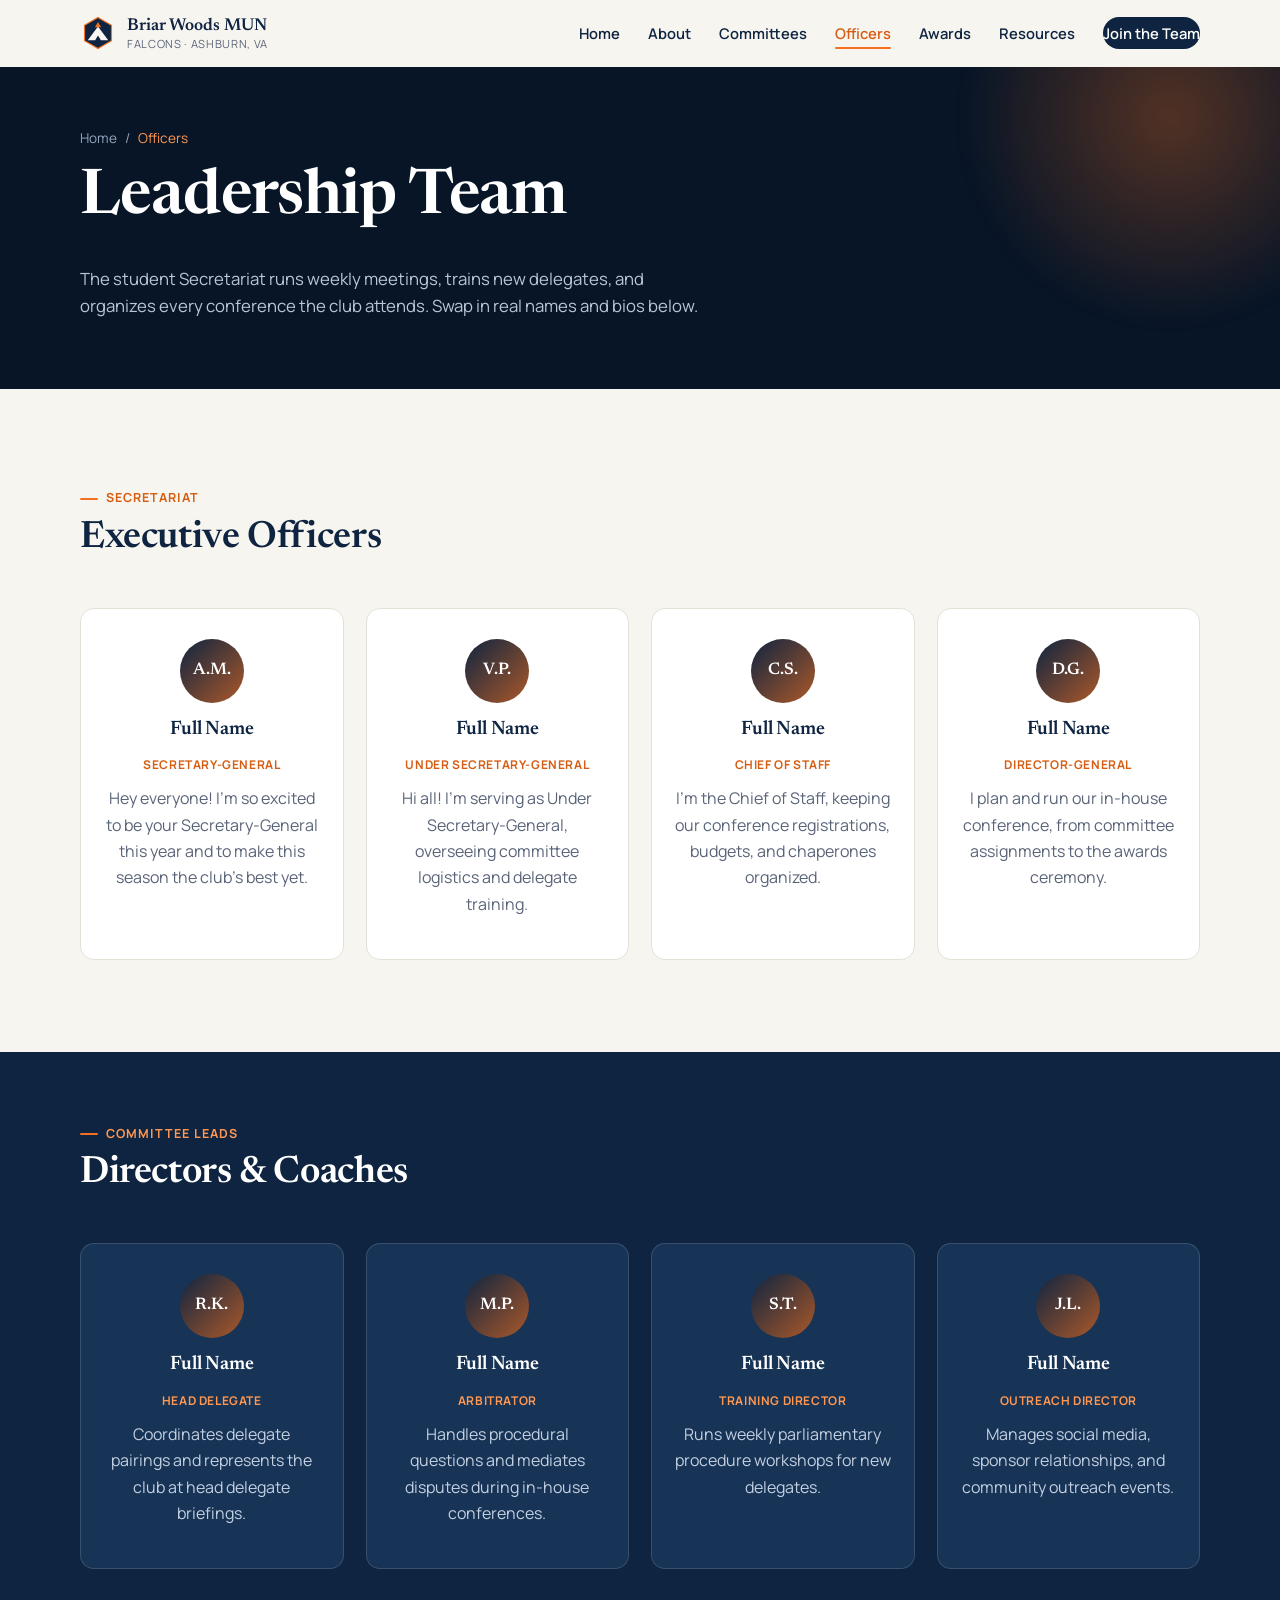
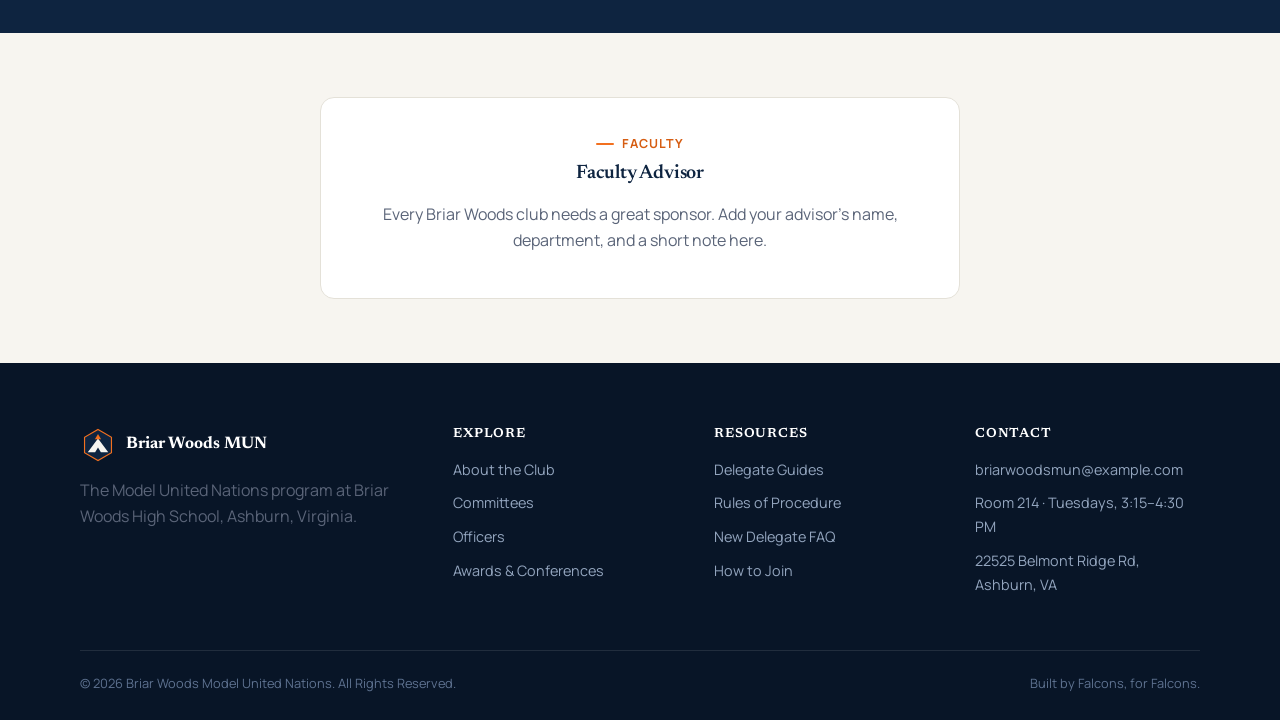
<file: officers.html>
<!DOCTYPE html>
<html lang="en">
<head>
<meta charset="UTF-8">
<meta name="viewport" content="width=device-width, initial-scale=1.0">
<title>Officers &mdash; Briar Woods Model United Nations</title>
<meta name="description" content="Meet the Secretariat and officer team leading Briar Woods Model United Nations.">
<style>
/* =========================================================================
   BRIAR WOODS MODEL UNITED NATIONS — stylesheet
   Refined editorial design in the school's real colors (navy + orange).
   ========================================================================= */

@import url('https://fonts.googleapis.com/css2?family=Newsreader:ital,opsz,wght@0,6..72,400;0,6..72,500;0,6..72,600;0,6..72,700;1,6..72,500;1,6..72,600&family=Manrope:wght@400;500;600;700;800&display=swap');

:root{
  --navy-deep:#081527;
  --navy:#0E2440;
  --navy-mid:#173355;
  --orange:#F2701F;
  --orange-light:#FF9752;
  --orange-dark:#D65D12;
  --paper:#F7F5F0;
  --mist:#EFF3F8;
  --white:#FFFFFF;
  --ink:#12203A;
  --ink-soft:#5A6478;
  --line:#E4E1D8;
  --line-mist:#DCE3EC;
  --line-navy:rgba(255,255,255,.14);
  --shadow-sm:0 2px 12px rgba(8,21,39,.07);
  --shadow-md:0 16px 36px rgba(8,21,39,.14);
  --shadow-lg:0 32px 64px rgba(8,21,39,.24);
  --radius:14px;
  --radius-sm:9px;
  --font-serif:'Newsreader', Georgia, serif;
  --font-sans:'Manrope', system-ui, -apple-system, sans-serif;
  --ease:cubic-bezier(.22,.9,.32,1);
  --maxw:1180px;
}

*,*::before,*::after{ box-sizing:border-box; }
html{ scroll-behavior:smooth; }
body{
  margin:0; background:var(--paper); color:var(--ink); font-family:var(--font-sans);
  line-height:1.65; -webkit-font-smoothing:antialiased;
}
h1,h2,h3,h4{ font-family:var(--font-serif); color:var(--navy); margin:0 0 .48em; line-height:1.14; font-weight:600; letter-spacing:-.01em; }
h1{ font-size:clamp(2.5rem,5.2vw,3.9rem); }
h2{ font-size:clamp(1.7rem,3vw,2.35rem); }
h3{ font-size:1.22rem; }
p{ margin:0 0 1em; color:var(--ink-soft); }
a{ color:inherit; text-decoration:none; }
img{ max-width:100%; display:block; }
ul{ margin:0; padding:0; list-style:none; }
em{ font-style:italic; color:var(--orange); }

.wrap{ max-width:var(--maxw); margin:0 auto; padding:0 30px; }
.center{ text-align:center; }
.mt-8{margin-top:8px;} .mt-12{margin-top:12px;} .mt-16{margin-top:16px;}
.mt-24{margin-top:24px;} .mt-32{margin-top:32px;} .mt-48{margin-top:48px;}

.eyebrow{
  display:inline-flex; align-items:center; gap:8px;
  font-size:.78rem; font-weight:700; letter-spacing:.08em; text-transform:uppercase; color:var(--orange-dark);
}
.eyebrow::before{ content:''; width:18px; height:2px; background:var(--orange); border-radius:2px; }
.eyebrow.on-dark{ color:var(--orange-light); }

@media (prefers-reduced-motion: reduce){
  *{ animation-duration:.001ms !important; animation-iteration-count:1 !important; transition-duration:.001ms !important; scroll-behavior:auto !important; }
}

/* ============================= BUTTONS ================================= */
.btn{
  display:inline-flex; align-items:center; gap:9px; font-weight:700; font-size:.95rem;
  padding:14px 26px; border-radius:var(--radius-sm); border:1.5px solid transparent; cursor:pointer;
  transition:transform .28s var(--ease), box-shadow .28s var(--ease), background .25s var(--ease), color .25s var(--ease), border-color .25s var(--ease);
}
.btn svg{ width:16px; height:16px; transition:transform .25s var(--ease); }
.btn:hover svg{ transform:translateX(3px); }
.btn:focus-visible{ outline:2.5px solid var(--orange); outline-offset:3px; }

.btn-primary{ background:var(--orange); color:#fff; box-shadow:0 10px 24px rgba(242,112,31,.28); }
.btn-primary:hover{ background:var(--orange-dark); transform:translateY(-3px); box-shadow:0 18px 34px rgba(242,112,31,.36); }

.btn-ghost-dark{ background:transparent; border-color:rgba(255,255,255,.4); color:#fff; }
.btn-ghost-dark:hover{ background:rgba(255,255,255,.1); border-color:#fff; transform:translateY(-3px); }

.btn-ghost-light{ background:transparent; border-color:var(--navy); color:var(--navy); }
.btn-ghost-light:hover{ background:var(--navy); color:#fff; transform:translateY(-3px); }

.btn-navy{ background:var(--navy); color:#fff; box-shadow:var(--shadow-sm); }
.btn-navy:hover{ background:var(--navy-deep); transform:translateY(-3px); box-shadow:var(--shadow-md); }

/* ============================== HEADER ================================= */
.site-header{
  position:sticky; top:0; z-index:100; background:rgba(247,245,240,.86);
  backdrop-filter:blur(12px); -webkit-backdrop-filter:blur(12px);
  border-bottom:1px solid transparent; transition:border-color .3s ease, box-shadow .3s ease;
}
.site-header.is-scrolled{ border-bottom-color:var(--line); box-shadow:0 4px 20px rgba(8,21,39,.06); }
.nav{ max-width:var(--maxw); margin:0 auto; padding:15px 30px; display:flex; align-items:center; justify-content:space-between; gap:20px; }
.brand{ display:flex; align-items:center; gap:11px; }
.brand-mark{ width:36px; height:36px; flex-shrink:0; transition:transform .4s var(--ease); }
.brand:hover .brand-mark{ transform:rotate(-6deg); }
.brand-text{ display:flex; flex-direction:column; line-height:1.2; }
.brand-text strong{ font-family:var(--font-serif); font-size:1.08rem; color:var(--navy); font-weight:600; }
.brand-text span{ font-size:.7rem; letter-spacing:.06em; text-transform:uppercase; color:var(--ink-soft); }

.nav-links{ display:flex; align-items:center; gap:28px; }
.nav-links li a{ font-size:.92rem; font-weight:600; color:var(--navy); position:relative; padding:6px 0; transition:color .2s ease; }
.nav-links li a::after{ content:''; position:absolute; left:0; bottom:0; height:2px; background:var(--orange); width:0; transition:width .3s var(--ease); border-radius:2px; }
.nav-links li a:hover::after, .nav-links li a.active::after{ width:100%; }
.nav-links li a.active{ color:var(--orange-dark); }
.nav-cta{
  background:var(--navy); color:#fff !important; padding:11px 20px; border-radius:999px; font-weight:700;
  transition:background .25s ease, transform .25s ease, box-shadow .25s ease;
}
.nav-cta::after{ display:none; }
.nav-cta:hover{ background:var(--orange); transform:translateY(-2px); box-shadow:0 10px 22px rgba(242,112,31,.3); }

.nav-toggle{ display:none; background:none; border:none; font-size:1.5rem; color:var(--navy); cursor:pointer; }

@media (max-width:780px){
  .nav-toggle{ display:block; }
  .nav-links{
    position:fixed; inset:64px 0 0 0; background:var(--paper); flex-direction:column; align-items:stretch;
    padding:10px 30px 30px; transform:translateX(100%); transition:transform .4s var(--ease); overflow-y:auto;
    border-top:1px solid var(--line);
  }
  .nav-links.is-open{ transform:translateX(0); }
  .nav-links li{ border-bottom:1px solid var(--line); }
  .nav-links li a{ display:block; padding:16px 2px; }
  .nav-links li a.nav-cta{ display:block; text-align:center; margin:16px 0; }
}

/* ============================== HERO ==================================== */
.hero{ background:var(--navy-deep); color:#fff; position:relative; overflow:hidden; padding:84px 0 0; }
.hero-glow{
  position:absolute; width:640px; height:640px; border-radius:50%; top:-220px; right:-140px;
  background:radial-gradient(circle, rgba(242,112,31,.32), transparent 70%);
  filter:blur(10px); animation:pulse-glow 9s ease-in-out infinite alternate; pointer-events:none;
}
.hero-glow.two{ top:auto; bottom:-260px; left:-180px; right:auto; width:520px; height:520px;
  background:radial-gradient(circle, rgba(23,51,85,.9), transparent 70%); animation-delay:-4s; }
@keyframes pulse-glow{ 0%{ transform:scale(1); opacity:.7; } 100%{ transform:scale(1.15); opacity:1; } }

.hero-grid{ display:grid; grid-template-columns:1.1fr .9fr; gap:56px; align-items:center; position:relative; padding-bottom:70px; }
.hero-copy{ opacity:0; transform:translateY(16px); animation:rise .8s var(--ease) forwards; }
.hero-copy.d1{ animation-delay:.05s; } .hero-copy.d2{ animation-delay:.16s; }
.hero-copy.d3{ animation-delay:.27s; } .hero-copy.d4{ animation-delay:.38s; }
@keyframes rise{ to{ opacity:1; transform:translateY(0); } }

.hero h1{ color:#fff; }
.hero-sub{ color:#B9C6D9; font-size:1.1rem; max-width:48ch; }
.hero-actions{ display:flex; gap:14px; margin-top:8px; flex-wrap:wrap; }

.meeting-card{
  background:rgba(255,255,255,.05); border:1px solid rgba(255,255,255,.14); border-radius:var(--radius);
  padding:30px 30px 26px; backdrop-filter:blur(8px); box-shadow:var(--shadow-lg);
  opacity:0; transform:translateY(16px) scale(.98); animation:rise-card .9s var(--ease) forwards .3s;
}
@keyframes rise-card{ to{ opacity:1; transform:translateY(0) scale(1); } }
.meeting-card .eyebrow{ color:var(--orange-light); }
.meeting-when{ font-family:var(--font-serif); font-size:1.7rem; color:#fff; margin:10px 0 2px; }
.meeting-where{ color:#A9B9D1; font-size:.92rem; }
.meeting-divider{ height:1px; background:rgba(255,255,255,.14); margin:22px 0; }
.meeting-stats{ display:flex; justify-content:space-between; gap:10px; }
.meeting-stats div{ text-align:left; }
.meeting-stats strong{ display:block; font-family:var(--font-serif); font-size:1.5rem; color:#fff; }
.meeting-stats span{ font-size:.74rem; color:#8FA1BC; text-transform:uppercase; letter-spacing:.04em; }

/* ---------- stat strip ---------- */
.stat-strip{ background:var(--navy); }
.stat-row{ display:grid; grid-template-columns:repeat(4,1fr); }
.stat-cell{ padding:34px 22px; text-align:center; position:relative; }
.stat-cell + .stat-cell::before{ content:''; position:absolute; left:0; top:20%; bottom:20%; width:1px; background:rgba(255,255,255,.12); }
.stat-num{ font-family:var(--font-serif); font-size:2.15rem; color:#fff; font-weight:600; }
.stat-label{
  display:block; margin-top:8px; font-size:.76rem; color:#93A5BE; text-transform:uppercase; letter-spacing:.06em;
  position:relative; padding-bottom:10px;
}
.stat-label::after{
  content:''; position:absolute; bottom:0; left:50%; transform:translateX(-50%); width:0; height:2px; background:var(--orange);
  transition:width .5s var(--ease) .1s; border-radius:2px;
}
.stat-cell.in-view .stat-label::after{ width:26px; }

/* ============================== SECTIONS ================================ */
.section{ padding:92px 0; }
.section.tight{ padding:64px 0; }
.section.on-navy{ background:var(--navy); color:#fff; }
.section.on-mist{ background:var(--mist); }
.section-head{ max-width:640px; }
.section-head.center{ margin-left:auto; margin-right:auto; text-align:center; }
.section-head p{ font-size:1.03rem; }

.page-hero{ background:var(--navy-deep); color:#fff; padding:60px 0 52px; position:relative; overflow:hidden; }
.breadcrumb{ font-size:.85rem; color:#93A5BE; margin-bottom:14px; }
.breadcrumb a{ color:#93A5BE; transition:color .2s ease; } .breadcrumb a:hover{ color:#fff; }
.breadcrumb .sep{ margin:0 8px; } .breadcrumb .current{ color:var(--orange-light); }
.page-hero h1{ color:#fff; }
.page-hero p{ color:#B9C6D9; max-width:62ch; margin-top:12px; font-size:1.05rem; }

/* ============================= PILLAR CARDS ============================= */
.pillar-grid{ display:grid; grid-template-columns:repeat(4,1fr); gap:22px; }
.pillar{
  background:var(--white); border:1px solid var(--line); border-radius:var(--radius);
  padding:30px 26px; position:relative; overflow:hidden; transition:transform .35s var(--ease), box-shadow .35s var(--ease), border-color .35s ease;
}
.pillar::before{ content:''; position:absolute; left:0; top:0; bottom:0; width:3px; background:var(--orange); transform:scaleY(0); transform-origin:top; transition:transform .4s var(--ease); }
.pillar:hover{ transform:translateY(-8px); box-shadow:var(--shadow-md); border-color:transparent; }
.pillar:hover::before{ transform:scaleY(1); }
.pillar-num{ font-family:var(--font-serif); font-size:.9rem; color:var(--line); font-weight:600; }
.pillar h3{ margin:14px 0 8px; }
.pillar p{ font-size:.94rem; margin:0; }

/* ============================== CTA BANNER =============================== */
.cta-banner{
  background:linear-gradient(120deg, var(--navy) 0%, var(--navy-mid) 100%);
  border-radius:var(--radius); padding:40px 44px; color:#fff; position:relative; overflow:hidden;
  display:flex; align-items:center; justify-content:space-between; gap:26px; flex-wrap:wrap; box-shadow:var(--shadow-md);
}
.cta-banner::after{
  content:''; position:absolute; width:340px; height:340px; border-radius:50%; right:-120px; top:-140px;
  background:radial-gradient(circle, rgba(242,112,31,.28), transparent 70%);
}
.cta-banner h3{ color:#fff; margin-bottom:6px; position:relative; }
.cta-banner p{ color:#c9d6e6; margin:0; position:relative; }
.cta-banner .btn{ position:relative; }

/* ============================== OFFICER CARDS ============================= */
.officer-grid{ display:grid; grid-template-columns:repeat(4,1fr); gap:22px; }
.officer-card{
  background:var(--white); border:1px solid var(--line); border-radius:var(--radius); text-align:center;
  padding:30px 22px 26px; transition:transform .35s var(--ease), box-shadow .35s var(--ease);
}
.officer-card:hover{ transform:translateY(-8px); box-shadow:var(--shadow-md); }
.officer-card.on-navy{ background:var(--navy-mid); border-color:var(--line-navy); }
.avatar{
  width:64px; height:64px; margin:0 auto 16px; border-radius:50%; display:flex; align-items:center; justify-content:center;
  font-family:var(--font-serif); font-weight:600; font-size:1.05rem; color:#fff;
  background:linear-gradient(135deg, var(--navy) 0%, var(--orange) 145%);
  transition:transform .35s var(--ease);
}
.officer-card:hover .avatar{ transform:scale(1.08) rotate(-4deg); }
.officer-role{
  display:inline-block; font-size:.75rem; font-weight:700; color:var(--orange-dark); text-transform:uppercase;
  letter-spacing:.05em; margin:5px 0 10px;
}
.officer-card.on-navy .officer-role{ color:var(--orange-light); }
.officer-card.on-navy h3{ color:#fff; }
.officer-card.on-navy p{ color:#c3d0e2; }

/* ============================== COMMITTEES ================================ */
.committee-grid{ display:grid; grid-template-columns:repeat(3,1fr); gap:20px; }
.committee-card{
  background:var(--white); border:1px solid var(--line); border-radius:var(--radius); padding:24px 24px 22px;
  transition:transform .3s var(--ease), box-shadow .3s var(--ease);
}
.committee-card:hover{ transform:translateY(-6px); box-shadow:var(--shadow-md); }
.committee-head{ display:flex; justify-content:space-between; align-items:flex-start; gap:10px; margin-bottom:12px; }
.committee-abbr{ display:block; font-family:var(--font-serif); font-weight:700; color:var(--orange-dark); font-size:.86rem; letter-spacing:.03em; }
.committee-head h3{ margin:2px 0 0; font-size:1.06rem; }
.level{ flex-shrink:0; font-size:.68rem; font-weight:700; text-transform:uppercase; letter-spacing:.03em; padding:5px 11px; border-radius:999px; white-space:nowrap; }
.level.beg{ background:#E6F5EC; color:#1C7A41; }
.level.int{ background:#FFF1E0; color:#B3620A; }
.level.adv{ background:#FDE7E7; color:#C0392B; }
.committee-card p{ font-size:.9rem; margin:0; }

/* ============================== TIMELINE ================================== */
.timeline{ position:relative; padding-left:32px; }
.timeline::before{ content:''; position:absolute; left:5px; top:6px; bottom:6px; width:2px; background:var(--line); }
.tl-item{ position:relative; padding-bottom:36px; }
.tl-item:last-child{ padding-bottom:0; }
.tl-item::before{ content:''; position:absolute; left:-32px; top:3px; width:12px; height:12px; border-radius:50%; background:var(--orange); border:3px solid var(--paper); box-shadow:0 0 0 1.5px var(--orange); }
.tl-year{ font-size:.78rem; font-weight:700; text-transform:uppercase; letter-spacing:.06em; color:var(--orange-dark); }
.tl-item h3{ margin:6px 0 6px; }
.tl-item ul{ margin-top:10px; display:flex; flex-direction:column; gap:5px; }
.tl-item li{ font-size:.9rem; color:var(--ink-soft); padding-left:16px; position:relative; }
.tl-item li::before{ content:'\2013'; position:absolute; left:0; color:var(--orange); }

/* ============================== AWARD ROWS ================================= */
.award-row{
  display:flex; align-items:center; gap:16px; padding:18px 20px; border:1px solid var(--line); border-radius:var(--radius-sm);
  background:var(--white); transition:transform .25s var(--ease), box-shadow .25s var(--ease), border-color .25s ease;
}
.award-row:hover{ transform:translateX(4px); box-shadow:var(--shadow-sm); border-color:transparent; }
.award-icon{
  flex-shrink:0; width:42px; height:42px; border-radius:50%; display:flex; align-items:center; justify-content:center;
  background:#FFF1E0; color:var(--orange-dark);
}
.award-icon svg{ width:20px; height:20px; }
.award-row h4{ font-family:var(--font-serif); color:var(--navy); font-size:1.02rem; margin:0 0 2px; font-weight:600; }
.award-row p{ margin:0; font-size:.88rem; }

/* ============================== RESOURCES ================================= */
.resource-row{
  display:flex; justify-content:space-between; align-items:center; gap:20px; padding:22px 0; border-top:1px solid var(--line);
}
.resource-row:last-child{ border-bottom:1px solid var(--line); }
.resource-tags{ display:flex; gap:8px; margin-bottom:8px; }
.resource-tag{
  font-size:.68rem; font-weight:700; text-transform:uppercase; letter-spacing:.04em; color:var(--orange-dark);
  background:#FFF1E0; padding:4px 10px; border-radius:999px;
}
.resource-row h4{ font-family:var(--font-serif); color:var(--navy); font-size:1.04rem; margin:0 0 4px; font-weight:600; }
.resource-row p{ margin:0; font-size:.9rem; }

.glossary{ display:grid; grid-template-columns:repeat(2,1fr); gap:20px; }
.gloss-item{ background:var(--navy-mid); border-radius:var(--radius-sm); padding:24px 26px; transition:transform .3s var(--ease); }
.gloss-item:hover{ transform:translateY(-4px); }
.gloss-term{ font-size:.7rem; letter-spacing:.06em; text-transform:uppercase; color:var(--orange-light); font-weight:700; }
.gloss-item h3{ color:#fff; margin:8px 0 6px; font-size:1.05rem; }
.gloss-item p{ color:#c3d0e2; font-size:.88rem; margin:0; }

/* Accordion */
.accordion{ border-top:1px solid var(--line); }
.accordion-item{ border-bottom:1px solid var(--line); }
.accordion-btn{
  width:100%; background:none; border:none; text-align:left; cursor:pointer; display:flex; justify-content:space-between;
  align-items:center; gap:20px; padding:20px 2px; font-family:var(--font-serif); font-size:1.05rem; color:var(--navy);
  transition:color .2s ease;
}
.accordion-btn:hover{ color:var(--orange-dark); }
.accordion-btn .plus{ font-size:1.3rem; color:var(--orange); flex-shrink:0; transition:transform .35s var(--ease); font-family:var(--font-sans); }
.accordion-item.is-open .plus{ transform:rotate(45deg); }
.accordion-panel{ max-height:0; overflow:hidden; transition:max-height .4s var(--ease); }
.accordion-panel-inner{ padding:0 2px 22px; font-size:.96rem; color:var(--ink-soft); max-width:70ch; }

/* ============================== FORM / JOIN =============================== */
.info-strip{ display:grid; grid-template-columns:repeat(3,1fr); gap:22px; }
.info-card{
  background:var(--white); border:1px solid var(--line); border-radius:var(--radius); padding:28px 26px;
  transition:transform .3s var(--ease), box-shadow .3s var(--ease);
}
.info-card:hover{ transform:translateY(-6px); box-shadow:var(--shadow-md); }

form{ display:grid; gap:20px; }
.form-grid{ display:grid; grid-template-columns:1fr 1fr; gap:20px; }
.field.full{ grid-column:1 / -1; }
.field label{ display:block; font-size:.82rem; font-weight:700; color:var(--navy); margin-bottom:7px; }
.field.on-dark label{ color:#B9C6D9; }
.field input, .field select, .field textarea{
  width:100%; font-family:var(--font-sans); font-size:.96rem; color:var(--ink); padding:12px 14px;
  border-radius:var(--radius-sm); border:1.5px solid var(--line); background:var(--white);
  transition:border-color .2s ease, box-shadow .2s ease;
}
.field.on-dark input, .field.on-dark select, .field.on-dark textarea{
  background:rgba(255,255,255,.06); border-color:rgba(255,255,255,.22); color:#fff;
}
.field select option{ color:#000; }
.field input:focus, .field select:focus, .field textarea:focus{ outline:none; border-color:var(--orange); box-shadow:0 0 0 4px rgba(242,112,31,.15); }
.field textarea{ resize:vertical; min-height:110px; }

.form-success{
  display:none; align-items:center; gap:12px; background:rgba(46,164,101,.14); border:1px solid rgba(46,164,101,.4);
  color:#bdeccf; padding:14px 18px; border-radius:var(--radius-sm); font-size:.92rem;
}
.form-success.is-visible{ display:flex; animation:rise .5s var(--ease); }
.form-success svg{ width:20px; height:20px; color:#4ADE80; flex-shrink:0; }

/* ============================== FOOTER ===================================== */
.site-footer{ background:var(--navy-deep); color:#93A5BE; padding:64px 0 26px; }
.footer-grid{ display:grid; grid-template-columns:1.5fr 1fr 1fr 1fr; gap:36px; }
.footer-brand{ display:flex; align-items:center; gap:10px; margin-bottom:14px; }
.footer-brand strong{ font-family:var(--font-serif); color:#fff; font-size:1.05rem; }
.site-footer h4{ color:#fff; font-size:.82rem; text-transform:uppercase; letter-spacing:.06em; margin-bottom:16px; }
.site-footer ul li{ margin-bottom:10px; font-size:.9rem; }
.site-footer ul li a{ color:#93A5BE; transition:color .2s ease; } .site-footer ul li a:hover{ color:var(--orange-light); }
.footer-bottom{
  border-top:1px solid rgba(255,255,255,.1); margin-top:44px; padding-top:22px; display:flex;
  justify-content:space-between; flex-wrap:wrap; gap:8px; font-size:.8rem; color:#5E7290;
}

/* ============================== REVEAL ====================================== */
.reveal{ opacity:0; transform:translateY(20px); transition:opacity .7s var(--ease), transform .7s var(--ease); }
.reveal.in-view{ opacity:1; transform:translateY(0); }

/* ============================== RESPONSIVE =================================== */
@media (max-width:980px){
  .hero-grid{ grid-template-columns:1fr; }
  .pillar-grid, .officer-grid{ grid-template-columns:repeat(2,1fr); }
  .committee-grid{ grid-template-columns:repeat(2,1fr); }
  .stat-row{ grid-template-columns:repeat(2,1fr); row-gap:24px; }
  .stat-cell:nth-child(3)::before{ display:none; }
  .footer-grid{ grid-template-columns:1fr 1fr; }
  .glossary{ grid-template-columns:1fr; }
  .info-strip{ grid-template-columns:1fr; }
}
@media (max-width:680px){
  .pillar-grid, .officer-grid, .committee-grid{ grid-template-columns:1fr; }
  .form-grid{ grid-template-columns:1fr; }
  .cta-banner{ flex-direction:column; align-items:flex-start; }
  .footer-grid{ grid-template-columns:1fr; }
  .stat-row{ grid-template-columns:1fr 1fr; }
}

</style>
</head>
<body>
<header class="site-header">
<nav class="nav">
<a href="index.html" class="brand">
<svg class="brand-mark" viewBox="0 0 44 44" xmlns="http://www.w3.org/2000/svg" role="img" aria-label="Briar Woods MUN emblem">
<polygon points="22,3 38.45,12.5 38.45,31.5 22,41 5.55,31.5 5.55,12.5" fill="#0E2440" stroke="#F2701F" stroke-width="1.4"/>
<path d="M22 14 L34.5 31 L25.5 31 L22 25 L18.5 31 L9.5 31 Z" fill="#F7F5F0"/>
<path d="M22 8.5 L25.8 15 L18.2 15 Z" fill="#F2701F"/>
</svg>
<span class="brand-text"><strong>Briar Woods MUN</strong><span>Falcons &middot; Ashburn, VA</span></span>
</a>
<button class="nav-toggle" aria-label="Toggle navigation" aria-expanded="false">&#9776;</button>
<ul class="nav-links">
<li><a href="index.html">Home</a></li>
<li><a href="about.html">About</a></li>
<li><a href="committees.html">Committees</a></li>
<li><a href="officers.html">Officers</a></li>
<li><a href="awards.html">Awards</a></li>
<li><a href="resources.html">Resources</a></li>
<li><a href="join.html" class="nav-cta">Join the Team</a></li>
</ul>
</nav>
</header>

<section class="page-hero">
<div class="hero-glow" style="width:420px;height:420px;top:-160px;right:-100px;"></div>
<div class="wrap" style="position:relative;">
<div class="breadcrumb"><a href="index.html">Home</a><span class="sep">/</span><span class="current">Officers</span></div>
<h1>Leadership Team</h1>
<p>The student Secretariat runs weekly meetings, trains new delegates, and organizes every conference the club attends. Swap in real names and bios below.</p>
</div>
</section>

<section class="section">
<div class="wrap">
<span class="eyebrow">Secretariat</span>
<h2 class="mt-8">Executive Officers</h2>
<div class="officer-grid mt-48">
<div class="officer-card">
<div class="avatar">A.M.</div>
<h3>Full Name</h3>
<span class="officer-role">Secretary-General</span>
<p>Hey everyone! I'm so excited to be your Secretary-General this year and to make this season the club's best yet.</p>
</div>
<div class="officer-card">
<div class="avatar">V.P.</div>
<h3>Full Name</h3>
<span class="officer-role">Under Secretary-General</span>
<p>Hi all! I'm serving as Under Secretary-General, overseeing committee logistics and delegate training.</p>
</div>
<div class="officer-card">
<div class="avatar">C.S.</div>
<h3>Full Name</h3>
<span class="officer-role">Chief of Staff</span>
<p>I'm the Chief of Staff, keeping our conference registrations, budgets, and chaperones organized.</p>
</div>
<div class="officer-card">
<div class="avatar">D.G.</div>
<h3>Full Name</h3>
<span class="officer-role">Director-General</span>
<p>I plan and run our in-house conference, from committee assignments to the awards ceremony.</p>
</div>
</div>
</div>
</section>

<section class="section on-navy tight">
<div class="wrap">
<span class="eyebrow on-dark">Committee Leads</span>
<h2 class="mt-8" style="color:#fff;">Directors &amp; Coaches</h2>
<div class="officer-grid mt-48">
<div class="officer-card on-navy">
<div class="avatar">R.K.</div>
<h3>Full Name</h3>
<span class="officer-role">Head Delegate</span>
<p>Coordinates delegate pairings and represents the club at head delegate briefings.</p>
</div>
<div class="officer-card on-navy">
<div class="avatar">M.P.</div>
<h3>Full Name</h3>
<span class="officer-role">Arbitrator</span>
<p>Handles procedural questions and mediates disputes during in-house conferences.</p>
</div>
<div class="officer-card on-navy">
<div class="avatar">S.T.</div>
<h3>Full Name</h3>
<span class="officer-role">Training Director</span>
<p>Runs weekly parliamentary procedure workshops for new delegates.</p>
</div>
<div class="officer-card on-navy">
<div class="avatar">J.L.</div>
<h3>Full Name</h3>
<span class="officer-role">Outreach Director</span>
<p>Manages social media, sponsor relationships, and community outreach events.</p>
</div>
</div>
</div>
</section>

<section class="section tight">
<div class="wrap">
<div class="info-card center" style="max-width:640px; margin:0 auto;">
<span class="eyebrow center">Faculty</span>
<h3 class="mt-8">Faculty Advisor</h3>
<p class="mt-16">Every Briar Woods club needs a great sponsor. Add your advisor's name, department, and a short note here.</p>
</div>
</div>
</section>

<footer class="site-footer">
<div class="wrap">
<div class="footer-grid">
<div>
<div class="footer-brand">
<svg class="brand-mark" width="34" height="34" viewBox="0 0 44 44" xmlns="http://www.w3.org/2000/svg">
<polygon points="22,3 38.45,12.5 38.45,31.5 22,41 5.55,31.5 5.55,12.5" fill="#0E2440" stroke="#F2701F" stroke-width="1.4"/>
<path d="M22 14 L34.5 31 L25.5 31 L22 25 L18.5 31 L9.5 31 Z" fill="#F7F5F0"/>
<path d="M22 8.5 L25.8 15 L18.2 15 Z" fill="#F2701F"/>
</svg>
<strong>Briar Woods MUN</strong>
</div>
<p>The Model United Nations program at Briar Woods High School, Ashburn, Virginia.</p>
</div>
<div>
<h4>Explore</h4>
<ul>
<li><a href="about.html">About the Club</a></li>
<li><a href="committees.html">Committees</a></li>
<li><a href="officers.html">Officers</a></li>
<li><a href="awards.html">Awards &amp; Conferences</a></li>
</ul>
</div>
<div>
<h4>Resources</h4>
<ul>
<li><a href="resources.html">Delegate Guides</a></li>
<li><a href="resources.html#procedure">Rules of Procedure</a></li>
<li><a href="resources.html#faq">New Delegate FAQ</a></li>
<li><a href="join.html">How to Join</a></li>
</ul>
</div>
<div>
<h4>Contact</h4>
<ul>
<li>briarwoodsmun@example.com</li>
<li>Room 214 &middot; Tuesdays, 3:15&ndash;4:30 PM</li>
<li>22525 Belmont Ridge Rd, Ashburn, VA</li>
</ul>
</div>
</div>
<div class="footer-bottom">
<span>&copy; 2026 Briar Woods Model United Nations. All Rights Reserved.</span>
<span>Built by Falcons, for Falcons.</span>
</div>
</div>
</footer>
<script>
/* =========================================================================
   BRIAR WOODS MODEL UNITED NATIONS — site script
   ========================================================================= */
document.addEventListener('DOMContentLoaded', () => {

  /* ---- sticky header shadow ---- */
  const header = document.querySelector('.site-header');
  if (header) {
    const onScroll = () => header.classList.toggle('is-scrolled', window.scrollY > 10);
    onScroll();
    window.addEventListener('scroll', onScroll, { passive:true });
  }

  /* ---- mobile nav ---- */
  const navToggle = document.querySelector('.nav-toggle');
  const navLinks = document.querySelector('.nav-links');
  if (navToggle && navLinks) {
    navToggle.addEventListener('click', () => {
      const open = navLinks.classList.toggle('is-open');
      navToggle.setAttribute('aria-expanded', String(open));
      navToggle.innerHTML = open ? '&times;' : '&#9776;';
    });
    navLinks.querySelectorAll('a').forEach(a => a.addEventListener('click', () => {
      navLinks.classList.remove('is-open');
      navToggle.setAttribute('aria-expanded','false');
      navToggle.innerHTML = '&#9776;';
    }));
  }

  /* ---- active nav link ---- */
  const current = (location.pathname.split('/').pop() || 'index.html');
  document.querySelectorAll('.nav-links a').forEach(a => {
    if (a.getAttribute('href') === current) a.classList.add('active');
  });

  /* ---- live "next meeting" calculator (meets Tuesdays, 3:15 PM) ---- */
  const meetingEl = document.getElementById('next-meeting');
  if (meetingEl) {
    const now = new Date();
    const target = new Date(now);
    target.setHours(15, 15, 0, 0);
    const MEETING_DAY = 2; // Tuesday
    let daysUntil = (MEETING_DAY - now.getDay() + 7) % 7;
    if (daysUntil === 0 && now > target) daysUntil = 7;
    target.setDate(now.getDate() + daysUntil);
    const label = daysUntil === 0 ? 'Today' : target.toLocaleDateString('en-US', { weekday:'long', month:'short', day:'numeric' });
    meetingEl.textContent = `${label} \u00b7 3:15 PM`;
  }

  /* ---- animated counters ---- */
  const counters = document.querySelectorAll('[data-count]');
  if (counters.length && 'IntersectionObserver' in window) {
    const run = (el) => {
      const target = parseInt(el.getAttribute('data-count'), 10) || 0;
      const suffix = el.getAttribute('data-suffix') || '';
      const dur = 1300, start = performance.now();
      const step = (now) => {
        const p = Math.min((now - start) / dur, 1);
        const eased = 1 - Math.pow(1 - p, 3);
        el.textContent = Math.round(eased * target) + suffix;
        if (p < 1) requestAnimationFrame(step);
      };
      requestAnimationFrame(step);
    };
    const obs = new IntersectionObserver((entries) => {
      entries.forEach(e => {
        if (e.isIntersecting) {
          run(e.target);
          e.target.closest('.stat-cell')?.classList.add('in-view');
          obs.unobserve(e.target);
        }
      });
    }, { threshold:.5 });
    counters.forEach(c => obs.observe(c));
  }

  /* ---- scroll reveal ---- */
  const revealSel = '.pillar, .officer-card, .committee-card, .tl-item, .award-row, .info-card, .gloss-item, .resource-row, .cta-banner, .section-head';
  const revealEls = document.querySelectorAll(revealSel);
  if (revealEls.length && 'IntersectionObserver' in window) {
    revealEls.forEach(el => el.classList.add('reveal'));
    const ro = new IntersectionObserver((entries) => {
      entries.forEach((entry, i) => {
        if (entry.isIntersecting) {
          setTimeout(() => entry.target.classList.add('in-view'), (i % 5) * 80);
          ro.unobserve(entry.target);
        }
      });
    }, { threshold:.12 });
    revealEls.forEach(el => ro.observe(el));
  }

  /* ---- accordion ---- */
  document.querySelectorAll('.accordion-item').forEach(item => {
    const btn = item.querySelector('.accordion-btn');
    const panel = item.querySelector('.accordion-panel');
    if (!btn || !panel) return;
    btn.addEventListener('click', () => {
      const isOpen = item.classList.contains('is-open');
      document.querySelectorAll('.accordion-item.is-open').forEach(other => {
        if (other !== item) {
          other.classList.remove('is-open');
          other.querySelector('.accordion-panel').style.maxHeight = null;
        }
      });
      item.classList.toggle('is-open', !isOpen);
      panel.style.maxHeight = !isOpen ? panel.scrollHeight + 'px' : null;
    });
  });

  /* ---- join form ---- */
  const form = document.getElementById('join-form');
  if (form) {
    form.addEventListener('submit', (e) => {
      e.preventDefault();
      const success = document.getElementById('form-success');
      if (success) success.classList.add('is-visible');
      form.reset();
    });
  }

});

</script>
</body>
</html>
</file>
